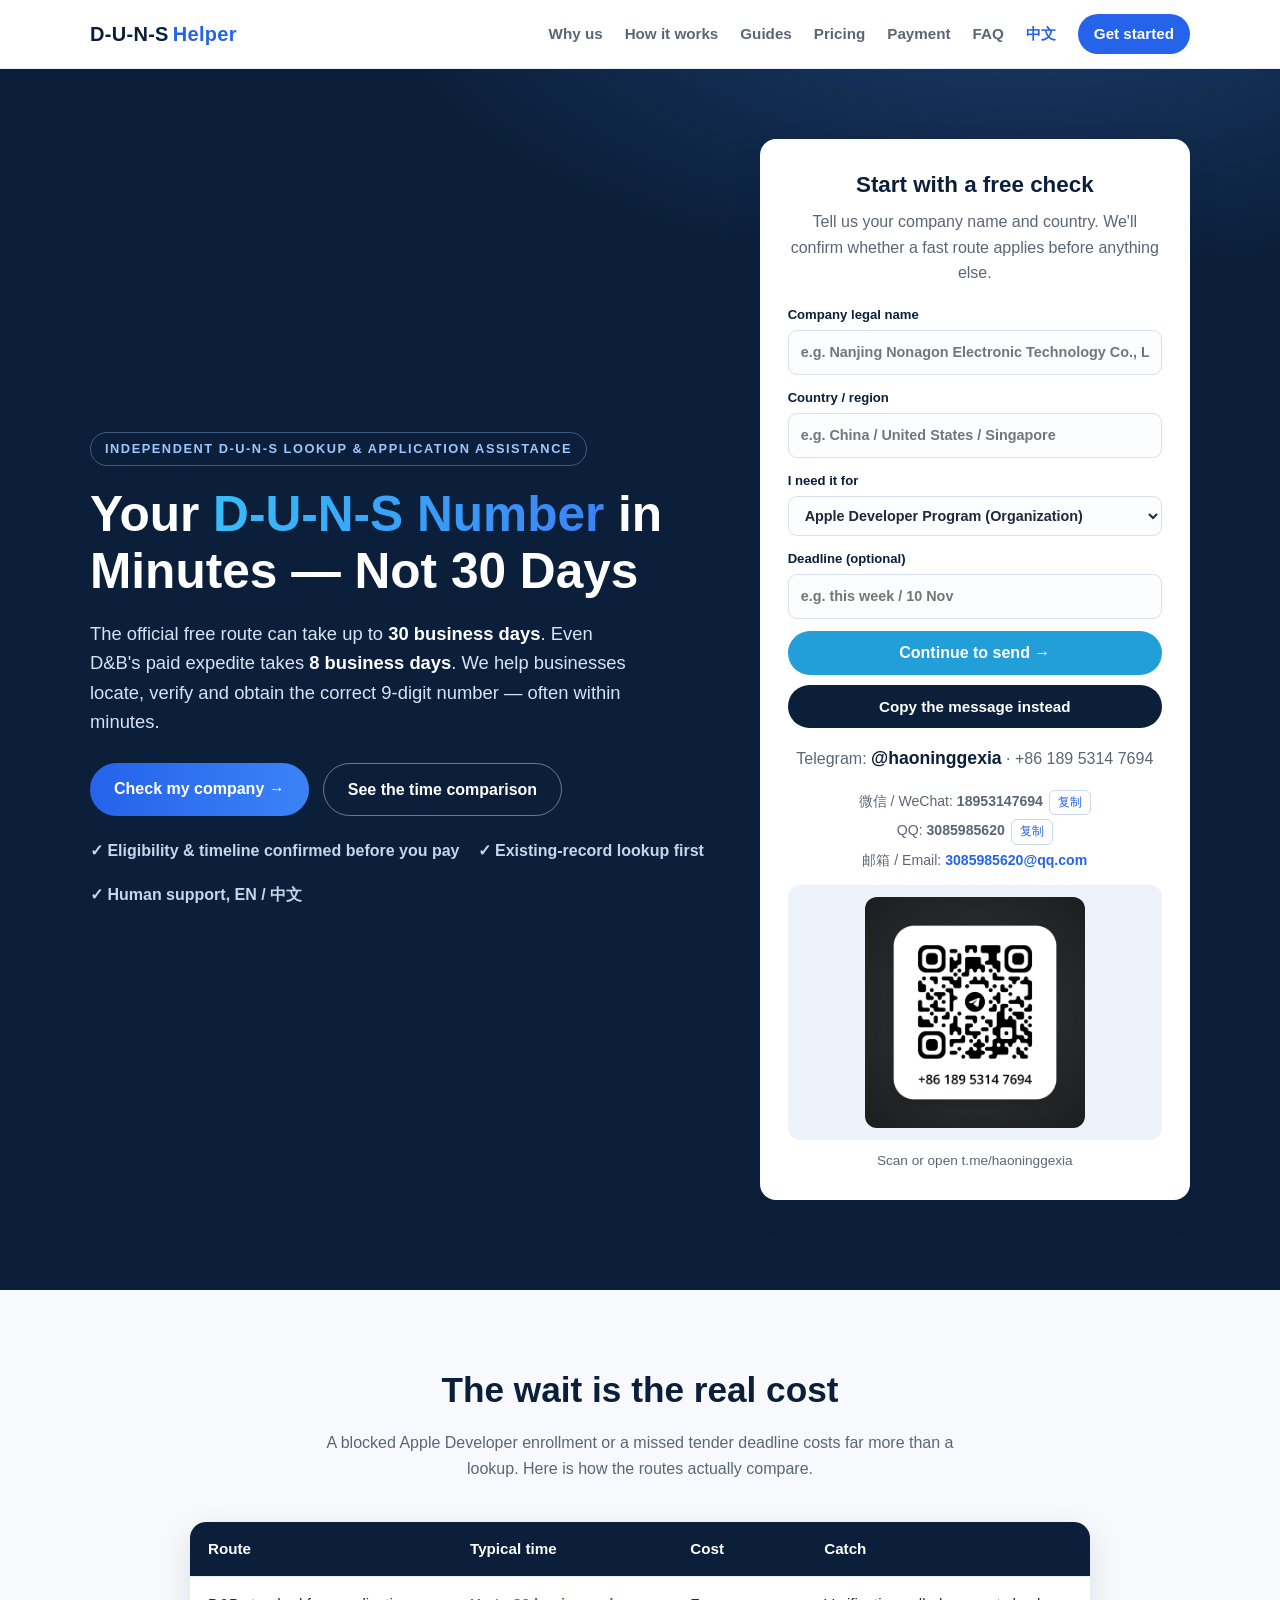
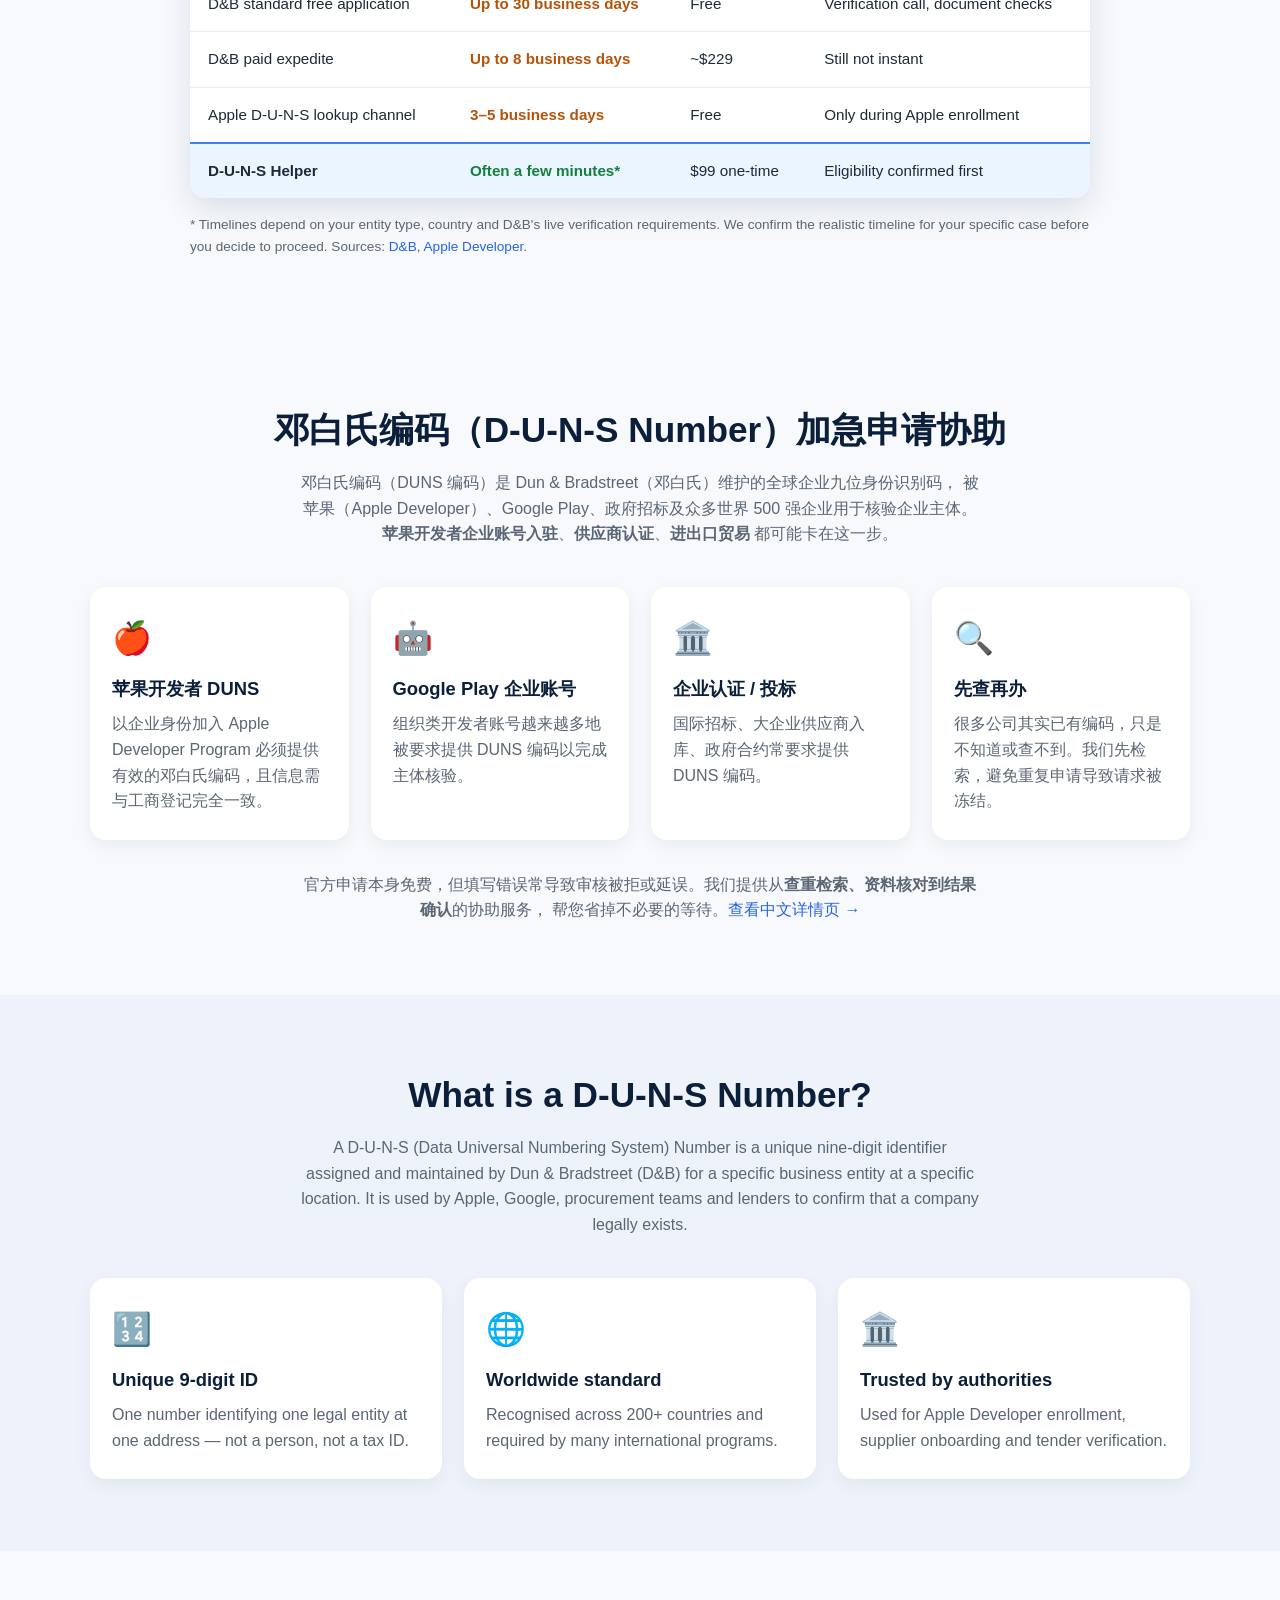
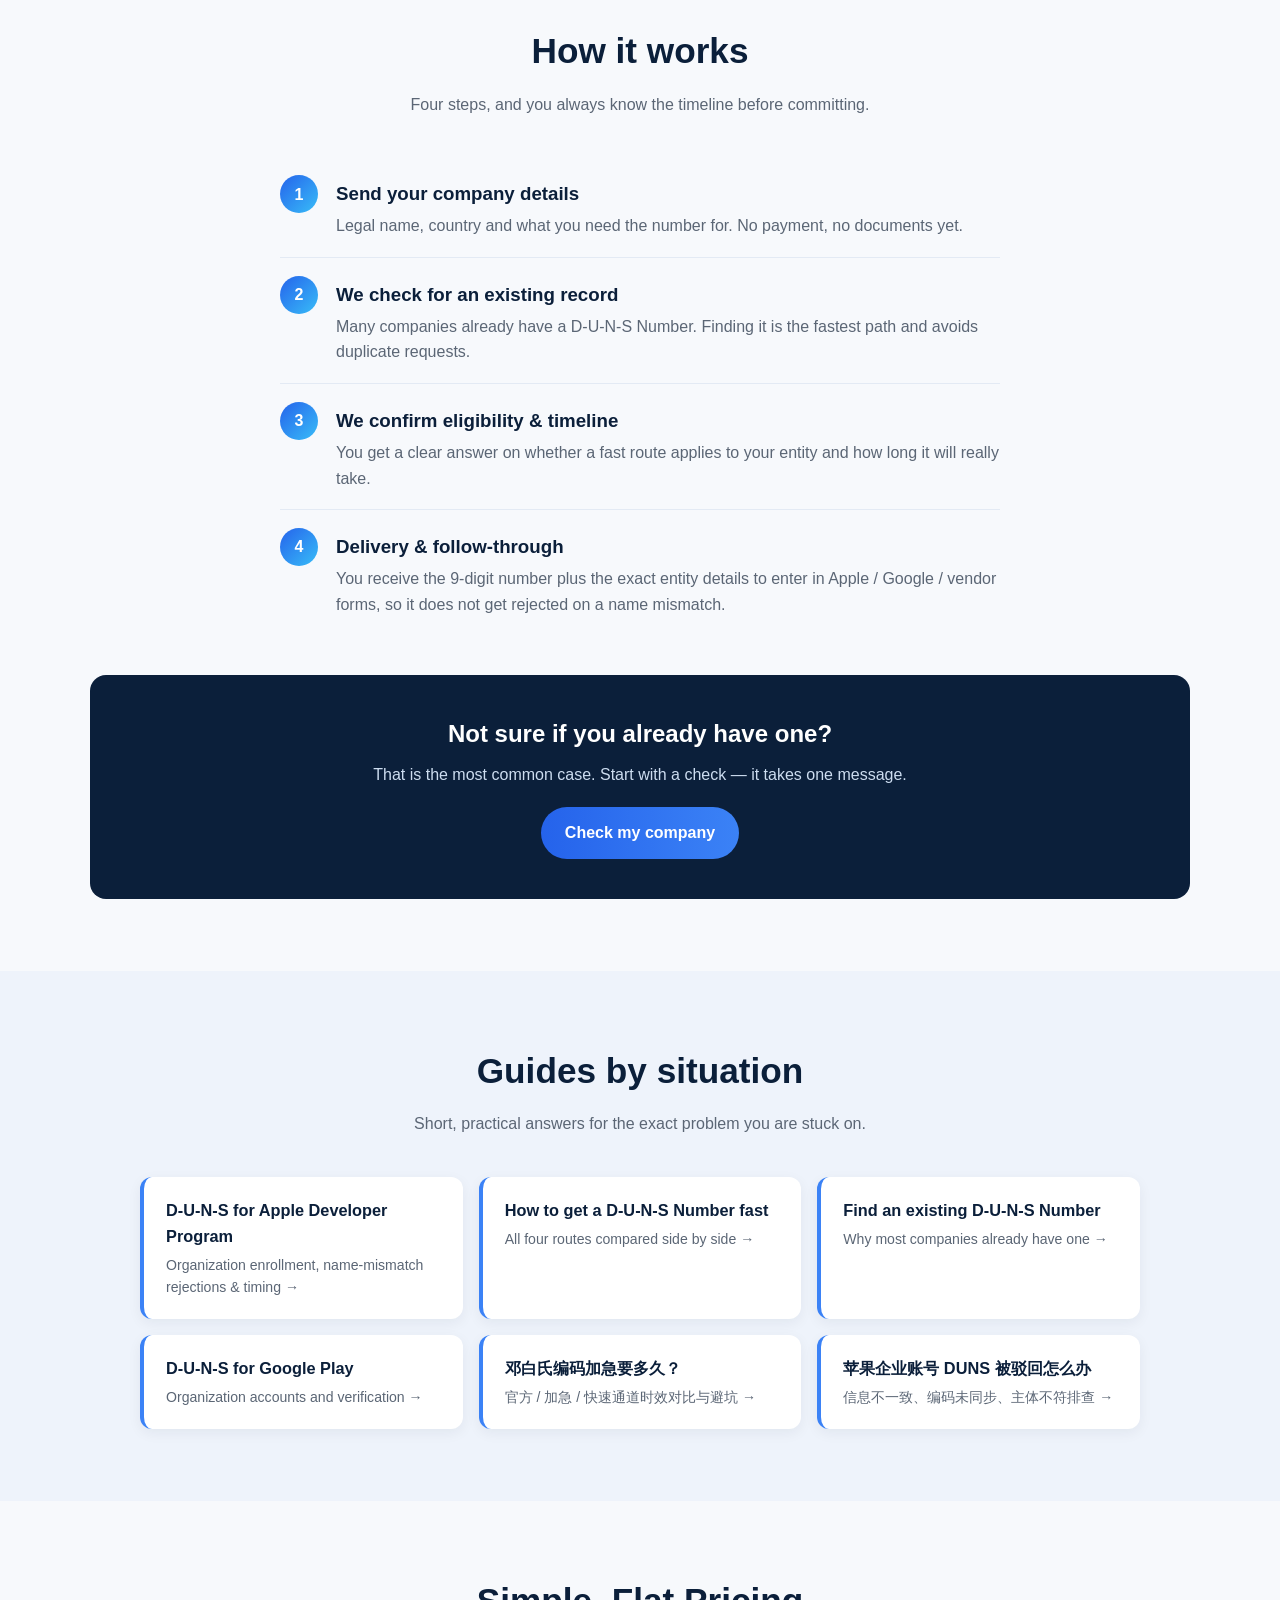
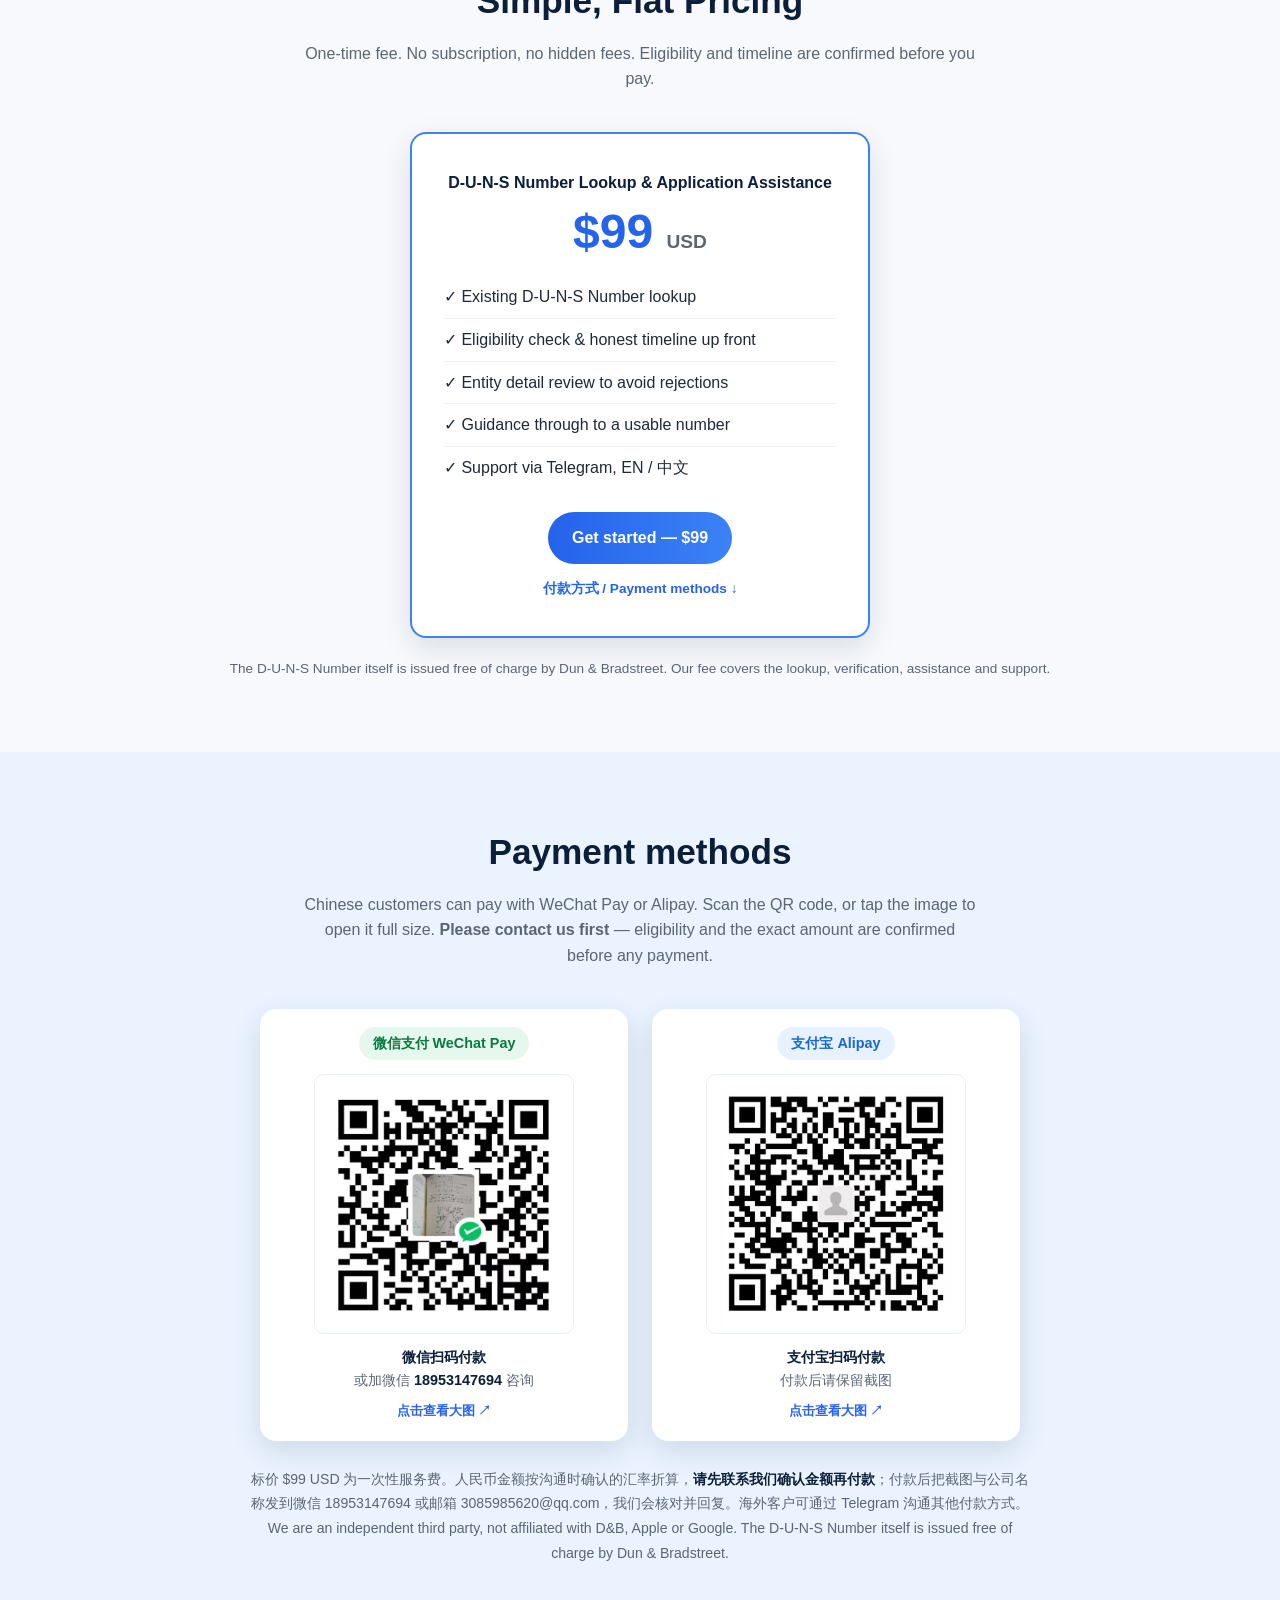
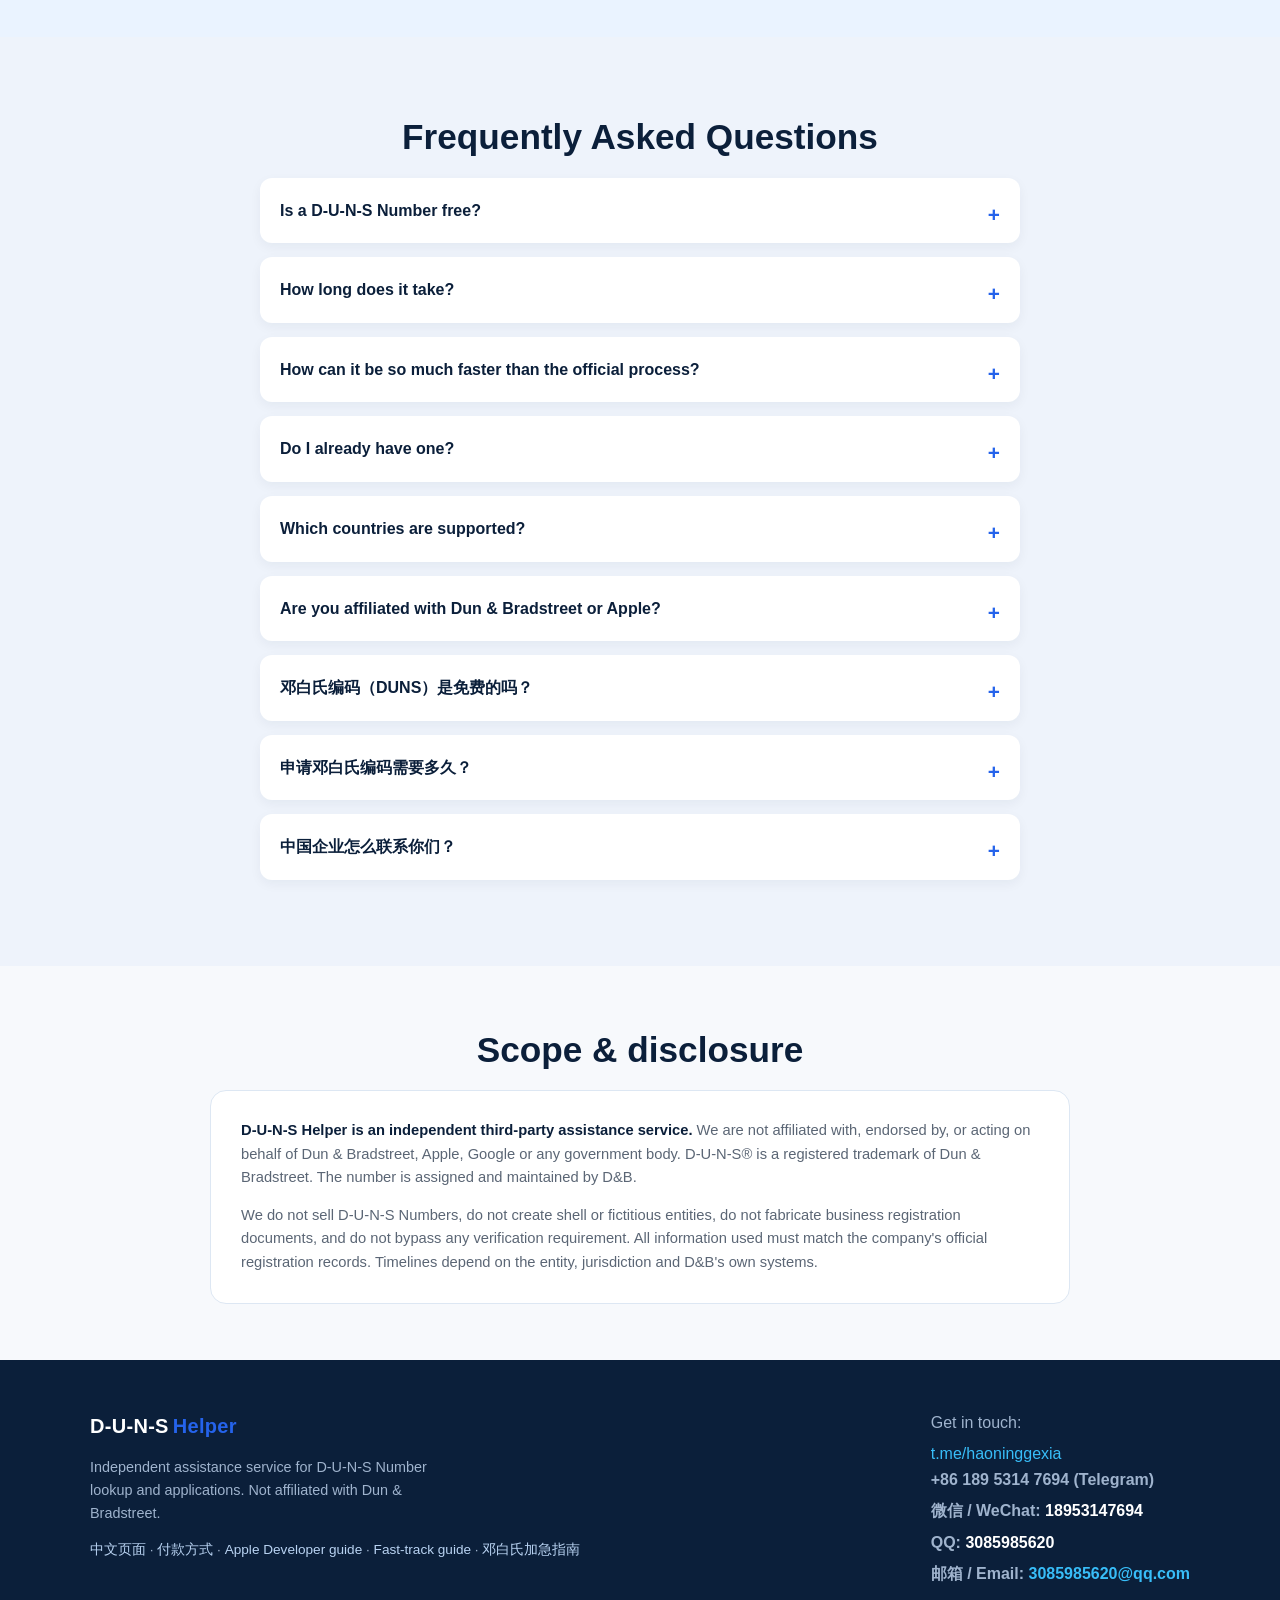
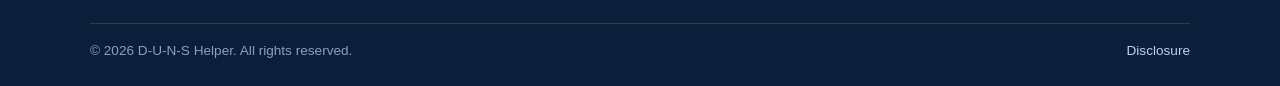
<file: index.html>
<!DOCTYPE html>
<html lang="en">
<head>
  <meta name="google-site-verification" content="JxAP53K3XCs5woifmhnKxIQ7xzGmNE1UPDdWZ3QTQ2U" />
  <meta charset="UTF-8" />
  <meta name="viewport" content="width=device-width, initial-scale=1.0" />
  <title>D-U-N-S Number in Minutes | 邓白氏编码加急申请协助</title>
  <meta name="description" content="官方 D&B 申请最长 30 个工作日，加急仍需 8 个工作日。我们协助企业检索并快速取得 D-U-N-S Number，通常几分钟即可确认结果。苹果开发者企业账号 / Google Play / 供应商认证适用。邓白氏编码申请协助，独立第三方服务。" />
  <meta name="keywords" content="D-U-N-S Number, DUNS number fast, get DUNS number quickly, Dun and Bradstreet, DUNS lookup, DUNS verification, Apple Developer DUNS, Google Play DUNS, 邓白氏编码, 邓白氏码, DUNS编码, DUNS申请, DUNS加急, 苹果开发者 DUNS, 邓白氏查询, DUNS number application" />
  <meta name="author" content="D-U-N-S Helper" />
  <meta name="robots" content="index, follow, max-image-preview:large, max-snippet:-1" />
  <link rel="canonical" href="https://haoninggexia.github.io/D-U-N-S/" />

  <!-- 多语言：英文与中文各自独立页面，互指 -->
  <link rel="alternate" hreflang="en" href="https://haoninggexia.github.io/D-U-N-S/" />
  <link rel="alternate" hreflang="zh" href="https://haoninggexia.github.io/D-U-N-S/zh.html" />
  <link rel="alternate" hreflang="x-default" href="https://haoninggexia.github.io/D-U-N-S/" />

  <!-- Open Graph / 社交分享 -->
  <meta property="og:type" content="website" />
  <meta property="og:site_name" content="D-U-N-S Helper" />
  <meta property="og:title" content="D-U-N-S Number in Minutes — Not 30 Business Days" />
  <meta property="og:description" content="Skip the 30-day wait. We help businesses find or obtain their 9-digit D-U-N-S Number, often within minutes. 邓白氏编码加急申请协助。" />
  <meta property="og:url" content="https://haoninggexia.github.io/D-U-N-S/" />
  <meta property="og:image" content="https://haoninggexia.github.io/D-U-N-S/og-image.png" />
  <meta property="og:image:width" content="1200" />
  <meta property="og:image:height" content="630" />
  <meta property="og:locale" content="en_US" />
  <meta property="og:locale:alternate" content="zh_CN" />

  <!-- Twitter Card -->
  <meta name="twitter:card" content="summary_large_image" />
  <meta name="twitter:title" content="D-U-N-S Number in Minutes — Not 30 Business Days" />
  <meta name="twitter:description" content="Find or obtain your D-U-N-S Number in minutes. Apple Developer, Google Play, supplier onboarding. 邓白氏编码加急申请协助。" />
  <meta name="twitter:image" content="https://haoninggexia.github.io/D-U-N-S/og-image.png" />

  <meta name="theme-color" content="#0b1f3a" />
  <link rel="stylesheet" href="styles.css" />

  <script type="application/ld+json">
  {
    "@context": "https://schema.org",
    "@type": "ProfessionalService",
    "name": "D-U-N-S Helper",
    "description": "Independent assistance service for finding, verifying and obtaining Dun & Bradstreet D-U-N-S Numbers. 邓白氏编码/DUNS编码检索与申请协助服务。",
    "url": "https://haoninggexia.github.io/D-U-N-S/",
    "image": "https://haoninggexia.github.io/D-U-N-S/og-image.png",
    "sameAs": ["https://t.me/haoninggexia"],
    "areaServed": "Worldwide",
    "availableLanguage": ["English", "Chinese"],
    "priceRange": "$99",
    "serviceType": "D-U-N-S Number lookup and application assistance",
    "contactPoint": {
      "@type": "ContactPoint",
      "contactType": "customer support",
      "url": "https://t.me/haoninggexia",
      "telephone": "+8618953147694",
      "email": "3085985620@qq.com",
      "availableLanguage": ["English", "Chinese"]
    },
    "offers": {
      "@type": "Offer",
      "price": "99",
      "priceCurrency": "USD",
      "name": "D-U-N-S Number Application Assistance"
    }
  }
  </script>
  <script type="application/ld+json">
  {
    "@context": "https://schema.org",
    "@type": "FAQPage",
    "mainEntity": [
      {
        "@type": "Question",
        "name": "Is a D-U-N-S Number free?",
        "acceptedAnswer": { "@type": "Answer", "text": "Yes. The standard D-U-N-S Number issued by Dun & Bradstreet is free. We charge for the lookup, verification, application assistance and support — not for the number itself." }
      },
      {
        "@type": "Question",
        "name": "How long does it take?",
        "acceptedAnswer": { "@type": "Answer", "text": "D&B's standard route takes up to 30 business days, and its paid expedited option still takes up to 8 business days. In many cases we can confirm or obtain a number within minutes. Before starting we always check your company's situation and tell you the realistic timeline for your case." }
      },
      {
        "@type": "Question",
        "name": "How can it be so much faster than the official process?",
        "acceptedAnswer": { "@type": "Answer", "text": "Most registered companies already have a D-U-N-S record in the D&B database, often created without the owner knowing it. A large part of the official wait is spent re-verifying a record that already exists. We focus on locating and validating the correct record first. If a genuinely new record is required, we tell you the real D&B timeline up front." }
      },
      {
        "@type": "Question",
        "name": "Do I already have one?",
        "acceptedAnswer": { "@type": "Answer", "text": "Many companies do. We check for an existing record before anyone applies for a new one, which also avoids duplicate applications and frozen requests." }
      },
      {
        "@type": "Question",
        "name": "Which countries are supported?",
        "acceptedAnswer": { "@type": "Answer", "text": "D-U-N-S Numbers are issued globally. Send us your company name and country and we will confirm availability and timing for your region." }
      },
      {
        "@type": "Question",
        "name": "Are you affiliated with Dun & Bradstreet or Apple?",
        "acceptedAnswer": { "@type": "Answer", "text": "No. We are an independent third-party assistance service. We are not affiliated with, endorsed by, or acting on behalf of Dun & Bradstreet, Apple, or Google. The number is assigned and maintained by D&B." }
      },
      {
        "@type": "Question",
        "name": "邓白氏编码（DUNS）是免费的吗？",
        "acceptedAnswer": { "@type": "Answer", "text": "是的，邓白氏（Dun & Bradstreet）官方发放的标准 DUNS 编码本身免费。我们收取的是检索、核对、申请协助与售后支持的费用，不是出售编码。" }
      },
      {
        "@type": "Question",
        "name": "申请邓白氏编码需要多久？",
        "acceptedAnswer": { "@type": "Answer", "text": "官方标准通道最长约 30 个工作日，官方付费加急仍需约 8 个工作日，苹果开发者通道通常 3–5 个工作日。很多企业其实已有编码，可在几分钟内检索确认。我们会在开始前先核实您的企业情况并告知真实时效。" }
      },
      {
        "@type": "Question",
        "name": "中国企业怎么联系你们？",
        "acceptedAnswer": { "@type": "Answer", "text": "微信 18953147694（也是手机号）、QQ 3085985620、邮箱 3085985620@qq.com，或 Telegram @haoninggexia。页面上方填写公司信息后，可选择微信、邮箱或 Telegram 发送咨询，无需注册 Telegram；付款方式见页面「付款方式」区块。" }
      }
    ]
  }
  </script>
</head>
<body>
  <header class="site-header">
    <div class="container header-inner">
      <a class="brand" href="#top">D&#8209;U&#8209;N&#8209;S<span>Helper</span></a>
      <nav class="nav">
        <a href="#compare">Why us</a>
        <a href="#how">How it works</a>
        <a href="#guides">Guides</a>
        <a href="#pricing">Pricing</a>
        <a href="#payment">Payment</a>
        <a href="#faq">FAQ</a>
        <a class="lang-switch" href="zh.html">中文</a>
        <a class="nav-cta" href="#contact">Get started</a>
      </nav>
    </div>
  </header>

  <section class="hero" id="top">
    <div class="container hero-inner">
      <div class="hero-text">
        <div class="eyebrow">Independent D-U-N-S lookup &amp; application assistance</div>
        <h1>Your <span class="accent">D-U-N-S Number</span> in Minutes — Not 30 Days</h1>
        <p class="lead">
          The official free route can take up to <strong>30 business days</strong>. Even D&amp;B's paid
          expedite takes <strong>8 business days</strong>. We help businesses locate, verify and obtain
          the correct 9-digit number &mdash; often within minutes.
        </p>
        <div class="hero-actions">
          <a class="btn btn-primary" href="#contact">Check my company &rarr;</a>
          <a class="btn btn-ghost" href="#compare">See the time comparison</a>
        </div>
        <ul class="trust">
          <li>&#10003; Eligibility &amp; timeline confirmed before you pay</li>
          <li>&#10003; Existing-record lookup first</li>
          <li>&#10003; Human support, EN / 中文</li>
        </ul>
      </div>

      <div class="hero-card" id="contact">
        <h2>Start with a free check</h2>
        <p>Tell us your company name and country. We'll confirm whether a fast route applies before anything else.</p>

        <form id="leadForm" class="lead-form" autocomplete="off">
          <label>Company legal name
            <input type="text" id="fCompany" placeholder="e.g. Nanjing Nonagon Electronic Technology Co., Ltd." required />
          </label>
          <label>Country / region
            <input type="text" id="fCountry" placeholder="e.g. China / United States / Singapore" required />
          </label>
          <label>I need it for
            <select id="fPurpose">
              <option>Apple Developer Program (Organization)</option>
              <option>Google Play developer account</option>
              <option>Supplier / vendor onboarding</option>
              <option>Government tender or contract</option>
              <option>Business credit / other</option>
            </select>
          </label>
          <label>Deadline (optional)
            <input type="text" id="fDeadline" placeholder="e.g. this week / 10 Nov" />
          </label>
          <button type="submit" class="btn btn-tg">Continue to send &rarr;</button>
          <button type="button" id="copyLead" class="btn btn-copy">Copy the message instead</button>
        </form>

        <div id="sendOptions" class="send-options" hidden>
          <p class="send-title">Choose how to send your enquiry</p>
          <div class="send-row">
            <button type="button" class="send-btn send-wechat" id="sendWechat">微信 / WeChat</button>
            <a class="send-btn" id="sendMail" href="mailto:3085985620@qq.com">邮箱 / Email</a>
            <a class="send-btn" id="sendTg" href="https://t.me/haoninggexia" target="_blank" rel="noopener">Telegram</a>
          </div>
          <p class="send-hint" id="sendHint"></p>
        </div>

        <p class="tg-phone">Telegram: <strong>@haoninggexia</strong> · +86 189 5314 7694</p>
        <div id="extraContacts" class="extra-contacts"></div>
        <div class="qr-wrap">
          <img src="telegram-qr.png" alt="QR code for Telegram @haoninggexia" class="qr-img" />
        </div>
        <a class="qr-caption" href="https://t.me/haoninggexia" target="_blank" rel="noopener">Scan or open t.me/haoninggexia</a>
      </div>
    </div>
  </section>

  <!-- 时效对比：把「几分钟」这个核心优势具体化 -->
  <section class="section" id="compare">
    <div class="container">
      <h2 class="section-title">The wait is the real cost</h2>
      <p class="section-intro">A blocked Apple Developer enrollment or a missed tender deadline costs far more than a lookup. Here is how the routes actually compare.</p>
      <div class="table-wrap">
        <table class="compare-table">
          <thead>
            <tr><th>Route</th><th>Typical time</th><th>Cost</th><th>Catch</th></tr>
          </thead>
          <tbody>
            <tr><td>D&amp;B standard free application</td><td class="cell-slow">Up to 30 business days</td><td>Free</td><td>Verification call, document checks</td></tr>
            <tr><td>D&amp;B paid expedite</td><td class="cell-slow">Up to 8 business days</td><td>~$229</td><td>Still not instant</td></tr>
            <tr><td>Apple D-U-N-S lookup channel</td><td class="cell-slow">3–5 business days</td><td>Free</td><td>Only during Apple enrollment</td></tr>
            <tr class="row-us"><td><strong>D-U-N-S Helper</strong></td><td class="cell-fast">Often a few minutes*</td><td>$99 one-time</td><td>Eligibility confirmed first</td></tr>
          </tbody>
        </table>
      </div>
      <p class="table-note">* Timelines depend on your entity type, country and D&amp;B's live verification requirements. We confirm the realistic timeline for your specific case before you decide to proceed. Sources: <a href="https://www.dnb.com/en-us/smb/duns/get-a-duns.html" target="_blank" rel="noopener nofollow">D&amp;B</a>, <a href="https://developer.apple.com/support/D-U-N-S/" target="_blank" rel="noopener nofollow">Apple Developer</a>.</p>
    </div>
  </section>

  <!-- 中文简介：覆盖中文搜索意图 -->
  <section class="section section-cn" id="cn" lang="zh-CN">
    <div class="container">
      <h2 class="section-title">邓白氏编码（D-U-N-S Number）加急申请协助</h2>
      <p class="section-intro">
        邓白氏编码（DUNS 编码）是 Dun &amp; Bradstreet（邓白氏）维护的全球企业九位身份识别码，
        被苹果（Apple Developer）、Google Play、政府招标及众多世界 500 强企业用于核验企业主体。
        <strong>苹果开发者企业账号入驻</strong>、<strong>供应商认证</strong>、<strong>进出口贸易</strong>
        都可能卡在这一步。
      </p>
      <div class="cards">
        <div class="card"><div class="card-icon">🍎</div><h3>苹果开发者 DUNS</h3><p>以企业身份加入 Apple Developer Program 必须提供有效的邓白氏编码，且信息需与工商登记完全一致。</p></div>
        <div class="card"><div class="card-icon">🤖</div><h3>Google Play 企业账号</h3><p>组织类开发者账号越来越多地被要求提供 DUNS 编码以完成主体核验。</p></div>
        <div class="card"><div class="card-icon">🏛️</div><h3>企业认证 / 投标</h3><p>国际招标、大企业供应商入库、政府合约常要求提供 DUNS 编码。</p></div>
        <div class="card"><div class="card-icon">🔍</div><h3>先查再办</h3><p>很多公司其实已有编码，只是不知道或查不到。我们先检索，避免重复申请导致请求被冻结。</p></div>
      </div>
      <p class="section-intro section-intro-tight">
        官方申请本身免费，但填写错误常导致审核被拒或延误。我们提供从<strong>查重检索、资料核对到结果确认</strong>的协助服务，
        帮您省掉不必要的等待。<a href="zh.html">查看中文详情页 &rarr;</a>
      </p>
    </div>
  </section>

  <section class="section section-alt" id="what">
    <div class="container">
      <h2 class="section-title">What is a D-U-N-S Number?</h2>
      <p class="section-intro">
        A D-U-N-S (Data Universal Numbering System) Number is a unique nine-digit identifier
        assigned and maintained by Dun &amp; Bradstreet (D&amp;B) for a specific business entity
        at a specific location. It is used by Apple, Google, procurement teams and lenders to
        confirm that a company legally exists.
      </p>
      <div class="cards">
        <div class="card"><div class="card-icon">🔢</div><h3>Unique 9-digit ID</h3><p>One number identifying one legal entity at one address — not a person, not a tax ID.</p></div>
        <div class="card"><div class="card-icon">🌐</div><h3>Worldwide standard</h3><p>Recognised across 200+ countries and required by many international programs.</p></div>
        <div class="card"><div class="card-icon">🏛️</div><h3>Trusted by authorities</h3><p>Used for Apple Developer enrollment, supplier onboarding and tender verification.</p></div>
      </div>
    </div>
  </section>

  <section class="section" id="how">
    <div class="container">
      <h2 class="section-title">How it works</h2>
      <p class="section-intro">Four steps, and you always know the timeline before committing.</p>
      <ol class="steps">
        <li><span class="step-num">1</span><div><h3>Send your company details</h3><p>Legal name, country and what you need the number for. No payment, no documents yet.</p></div></li>
        <li><span class="step-num">2</span><div><h3>We check for an existing record</h3><p>Many companies already have a D-U-N-S Number. Finding it is the fastest path and avoids duplicate requests.</p></div></li>
        <li><span class="step-num">3</span><div><h3>We confirm eligibility &amp; timeline</h3><p>You get a clear answer on whether a fast route applies to your entity and how long it will really take.</p></div></li>
        <li><span class="step-num">4</span><div><h3>Delivery &amp; follow-through</h3><p>You receive the 9-digit number plus the exact entity details to enter in Apple / Google / vendor forms, so it does not get rejected on a name mismatch.</p></div></li>
      </ol>
      <div class="cta-box">
        <h3>Not sure if you already have one?</h3>
        <p>That is the most common case. Start with a check — it takes one message.</p>
        <a class="btn btn-primary" href="#contact">Check my company</a>
      </div>
    </div>
  </section>

  <!-- 内容矩阵入口：内链把权重导给长尾页面 -->
  <section class="section section-alt" id="guides">
    <div class="container">
      <h2 class="section-title">Guides by situation</h2>
      <p class="section-intro">Short, practical answers for the exact problem you are stuck on.</p>
      <div class="guide-grid">
        <a class="guide-link" href="guides/apple-developer-duns.html"><strong>D-U-N-S for Apple Developer Program</strong><span>Organization enrollment, name-mismatch rejections &amp; timing &rarr;</span></a>
        <a class="guide-link" href="guides/duns-number-fast.html"><strong>How to get a D-U-N-S Number fast</strong><span>All four routes compared side by side &rarr;</span></a>
        <a class="guide-link" href="guides/duns-lookup.html"><strong>Find an existing D-U-N-S Number</strong><span>Why most companies already have one &rarr;</span></a>
        <a class="guide-link" href="guides/google-play-duns.html"><strong>D-U-N-S for Google Play</strong><span>Organization accounts and verification &rarr;</span></a>
        <a class="guide-link" href="guides/duns-bianhao-jiaji.html"><strong>邓白氏编码加急要多久？</strong><span>官方 / 加急 / 快速通道时效对比与避坑 &rarr;</span></a>
        <a class="guide-link" href="guides/pingguo-kaifazhe-duns.html"><strong>苹果企业账号 DUNS 被驳回怎么办</strong><span>信息不一致、编码未同步、主体不符排查 &rarr;</span></a>
      </div>
    </div>
  </section>

  <section class="section" id="pricing">
    <div class="container">
      <h2 class="section-title">Simple, Flat Pricing</h2>
      <p class="section-intro">One-time fee. No subscription, no hidden fees. Eligibility and timeline are confirmed before you pay.</p>
      <div class="price-card">
        <div class="price-label">D-U-N-S Number Lookup &amp; Application Assistance</div>
        <div class="price-amount">$99 <span>USD</span></div>
        <ul class="price-features">
          <li>&#10003; Existing D-U-N-S Number lookup</li>
          <li>&#10003; Eligibility check &amp; honest timeline up front</li>
          <li>&#10003; Entity detail review to avoid rejections</li>
          <li>&#10003; Guidance through to a usable number</li>
          <li>&#10003; Support via Telegram, EN / 中文</li>
        </ul>
        <a class="btn btn-primary" href="#contact">Get started &mdash; $99</a>
        <p class="price-footnote"><a href="#payment">付款方式 / Payment methods &darr;</a></p>
      </div>
      <p class="table-note center">The D-U-N-S Number itself is issued free of charge by Dun &amp; Bradstreet. Our fee covers the lookup, verification, assistance and support.</p>
    </div>
  </section>

  <!-- 付款方式：中国客户可用微信 / 支付宝 -->
  <section class="section section-pay" id="payment">
    <div class="container">
      <h2 class="section-title">Payment methods</h2>
      <p class="section-intro">Chinese customers can pay with WeChat Pay or Alipay. Scan the QR code, or tap the image to open it full size. <strong>Please contact us first</strong> — eligibility and the exact amount are confirmed before any payment.</p>
      <div class="pay-grid">
        <figure class="pay-card">
          <span class="pay-badge pay-wechat">微信支付 WeChat Pay</span>
          <a href="assets/pay-wechat-full.jpg" target="_blank" rel="noopener"><img src="assets/pay-wechat.png" alt="微信收款二维码 / WeChat Pay QR code" loading="lazy" /></a>
          <figcaption><strong>微信扫码付款</strong><br />或加微信 <strong>18953147694</strong> 咨询</figcaption>
          <a class="pay-zoom" href="assets/pay-wechat-full.jpg" target="_blank" rel="noopener">点击查看大图 &nearr;</a>
        </figure>
        <figure class="pay-card">
          <span class="pay-badge pay-alipay">支付宝 Alipay</span>
          <a href="assets/pay-alipay-full.jpg" target="_blank" rel="noopener"><img src="assets/pay-alipay.png" alt="支付宝收款二维码 / Alipay QR code" loading="lazy" /></a>
          <figcaption><strong>支付宝扫码付款</strong><br />付款后请保留截图</figcaption>
          <a class="pay-zoom" href="assets/pay-alipay-full.jpg" target="_blank" rel="noopener">点击查看大图 &nearr;</a>
        </figure>
      </div>
      <p class="pay-note">标价 $99 USD 为一次性服务费。人民币金额按沟通时确认的汇率折算，<strong>请先联系我们确认金额再付款</strong>；付款后把截图与公司名称发到微信 18953147694 或邮箱 3085985620@qq.com，我们会核对并回复。海外客户可通过 Telegram 沟通其他付款方式。<br />We are an independent third party, not affiliated with D&amp;B, Apple or Google. The D-U-N-S Number itself is issued free of charge by Dun &amp; Bradstreet.</p>
    </div>
  </section>

  <section class="section section-alt" id="faq">
    <div class="container">
      <h2 class="section-title">Frequently Asked Questions</h2>
      <div class="faq-list">
        <details><summary>Is a D-U-N-S Number free?</summary><p>Yes. The standard D-U-N-S Number issued by Dun &amp; Bradstreet is free. We charge for the lookup, verification, application assistance and support &mdash; not for the number itself.</p></details>
        <details><summary>How long does it take?</summary><p>D&amp;B's standard route takes up to 30 business days, and its paid expedited option still takes up to 8 business days. In many cases we can confirm or obtain a number within minutes. Before starting we always check your company's situation and tell you the realistic timeline for your case.</p></details>
        <details><summary>How can it be so much faster than the official process?</summary><p>Most registered companies already have a D-U-N-S record in the D&amp;B database, often created without the owner knowing it. A large part of the official wait is spent re-verifying a record that already exists. We focus on locating and validating the correct record first. If a genuinely new record is required, we tell you the real D&amp;B timeline up front.</p></details>
        <details><summary>Do I already have one?</summary><p>Many companies do. We check for an existing record before anyone applies for a new one, which also avoids duplicate applications and frozen requests.</p></details>
        <details><summary>Which countries are supported?</summary><p>D-U-N-S Numbers are issued globally. Send us your company name and country and we will confirm availability and timing for your region.</p></details>
        <details><summary>Are you affiliated with Dun &amp; Bradstreet or Apple?</summary><p>No. We are an independent third-party assistance service. We are not affiliated with, endorsed by, or acting on behalf of Dun &amp; Bradstreet, Apple, or Google. The number is assigned and maintained by D&amp;B.</p></details>
        <details lang="zh-CN"><summary>邓白氏编码（DUNS）是免费的吗？</summary><p>是的，邓白氏（Dun &amp; Bradstreet）官方发放的标准 DUNS 编码本身免费。我们收取的是检索、核对、申请协助与售后支持的费用，不是出售编码。</p></details>
        <details lang="zh-CN"><summary>申请邓白氏编码需要多久？</summary><p>官方标准通道最长约 30 个工作日，官方付费加急仍需约 8 个工作日，苹果开发者通道通常 3–5 个工作日。很多企业其实已有编码，可在几分钟内检索确认。我们会在开始前先核实您的企业情况并告知真实时效。</p></details>
        <details lang="zh-CN"><summary>中国企业怎么联系你们？</summary><p>微信 18953147694（也是手机号）、QQ 3085985620、邮箱 3085985620@qq.com，或 Telegram @haoninggexia。页面上方填写公司信息后，可选择微信、邮箱或 Telegram 发送咨询，无需注册 Telegram；付款方式见页面「付款方式」区块。</p></details>
      </div>
    </div>
  </section>

  <section class="section compliance" id="compliance">
    <div class="container">
      <h2 class="section-title">Scope &amp; disclosure</h2>
      <div class="compliance-box">
        <p><strong>D-U-N-S Helper is an independent third-party assistance service.</strong> We are not affiliated with, endorsed by, or acting on behalf of Dun &amp; Bradstreet, Apple, Google or any government body. D-U-N-S&reg; is a registered trademark of Dun &amp; Bradstreet. The number is assigned and maintained by D&amp;B.</p>
        <p>We do not sell D-U-N-S Numbers, do not create shell or fictitious entities, do not fabricate business registration documents, and do not bypass any verification requirement. All information used must match the company's official registration records. Timelines depend on the entity, jurisdiction and D&amp;B's own systems.</p>
      </div>
    </div>
  </section>

  <footer class="site-footer">
    <div class="container footer-inner">
      <div>
        <div class="brand">D&#8209;U&#8209;N&#8209;S<span>Helper</span></div>
        <p class="footer-note">Independent assistance service for D-U-N-S Number lookup and applications. Not affiliated with Dun &amp; Bradstreet.</p>
        <p class="footer-links"><a href="zh.html">中文页面</a> · <a href="#payment">付款方式</a> · <a href="guides/apple-developer-duns.html">Apple Developer guide</a> · <a href="guides/duns-number-fast.html">Fast-track guide</a> · <a href="guides/duns-bianhao-jiaji.html">邓白氏加急指南</a></p>
      </div>
      <div class="footer-contact">
        <p>Get in touch:</p>
        <a class="tg-link" href="https://t.me/haoninggexia" target="_blank" rel="noopener">t.me/haoninggexia</a>
        <p class="tg-phone-footer">+86 189 5314 7694 (Telegram)</p>
        <p class="tg-phone-footer">微信 / WeChat: <strong>18953147694</strong></p>
        <p class="tg-phone-footer">QQ: <strong>3085985620</strong></p>
        <p class="tg-phone-footer">邮箱 / Email: <a href="mailto:3085985620@qq.com">3085985620@qq.com</a></p>
      </div>
    </div>
    <div class="container footer-bottom">
      <span>&copy; <span id="year"></span> D-U-N-S Helper. All rights reserved.</span>
      <span><a href="#compliance">Disclosure</a></span>
    </div>
  </footer>

  <script src="script.js"></script>
</body>
</html>
</file>
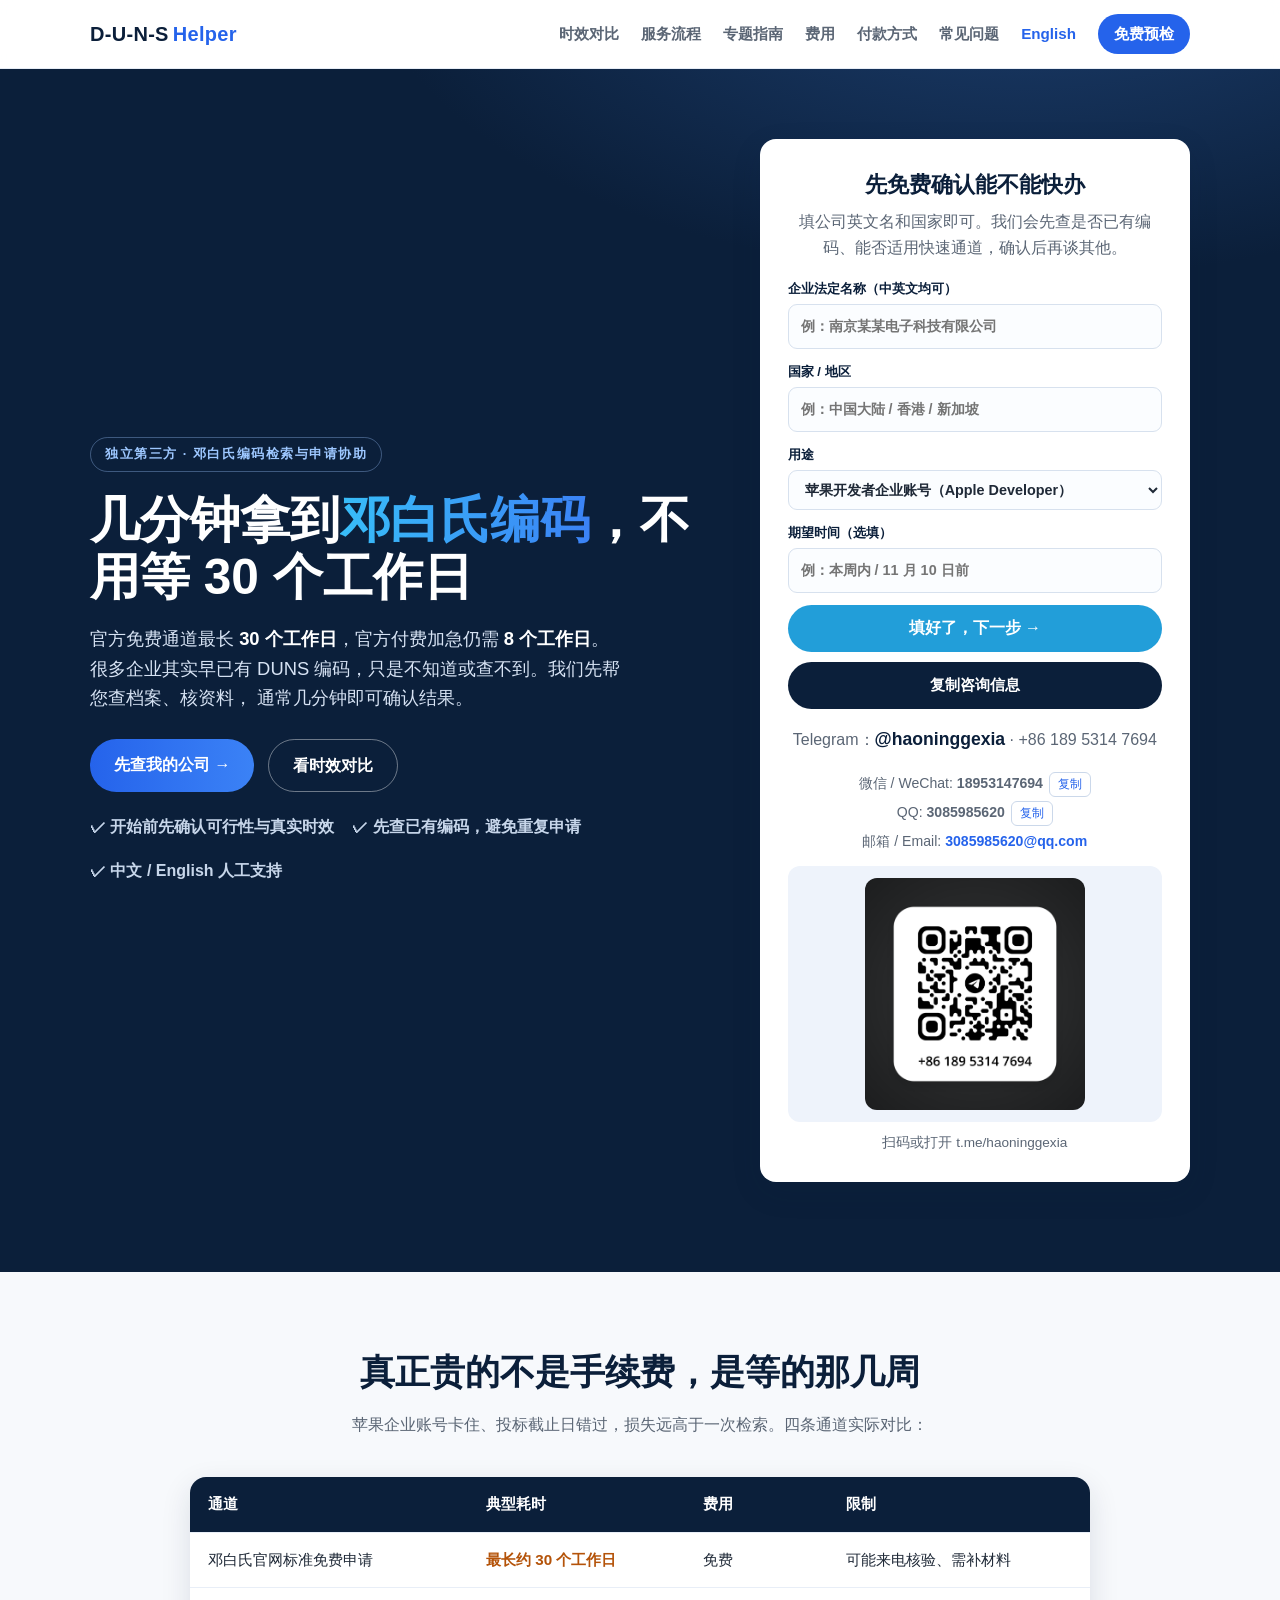
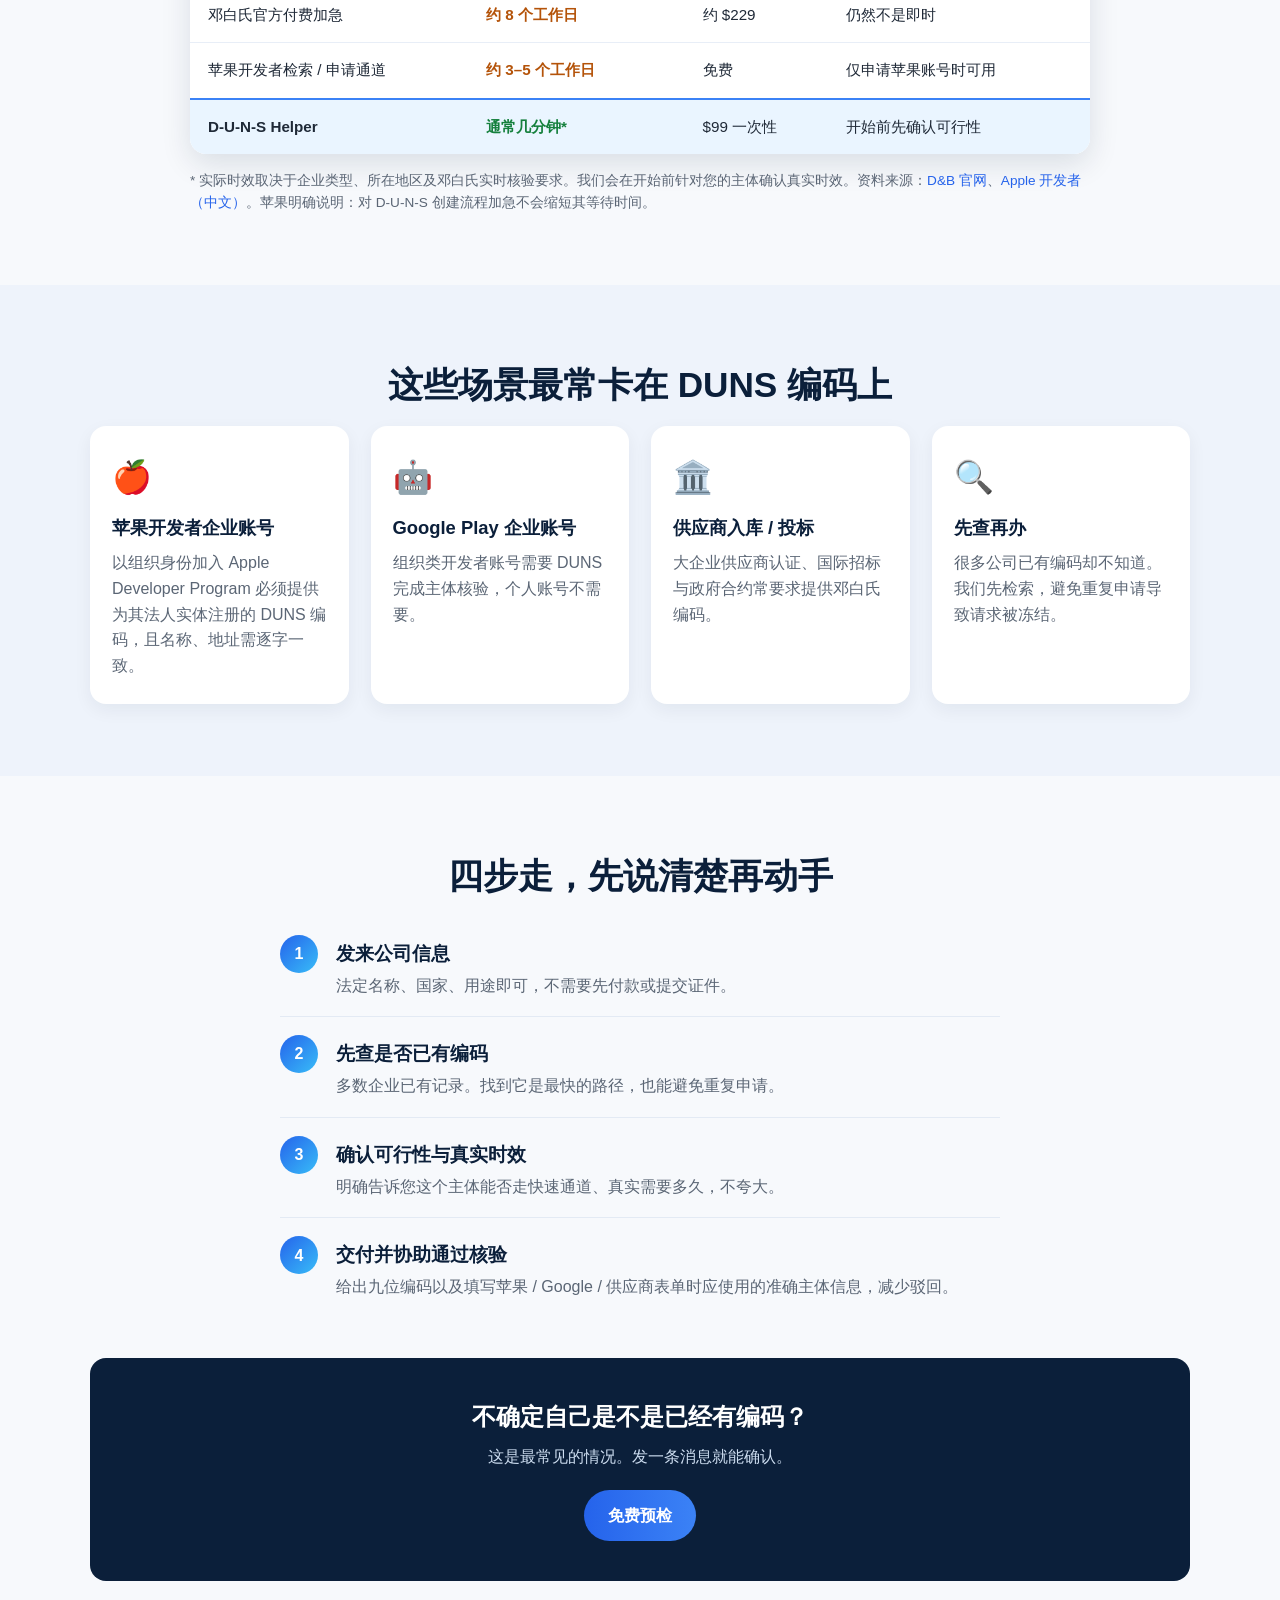
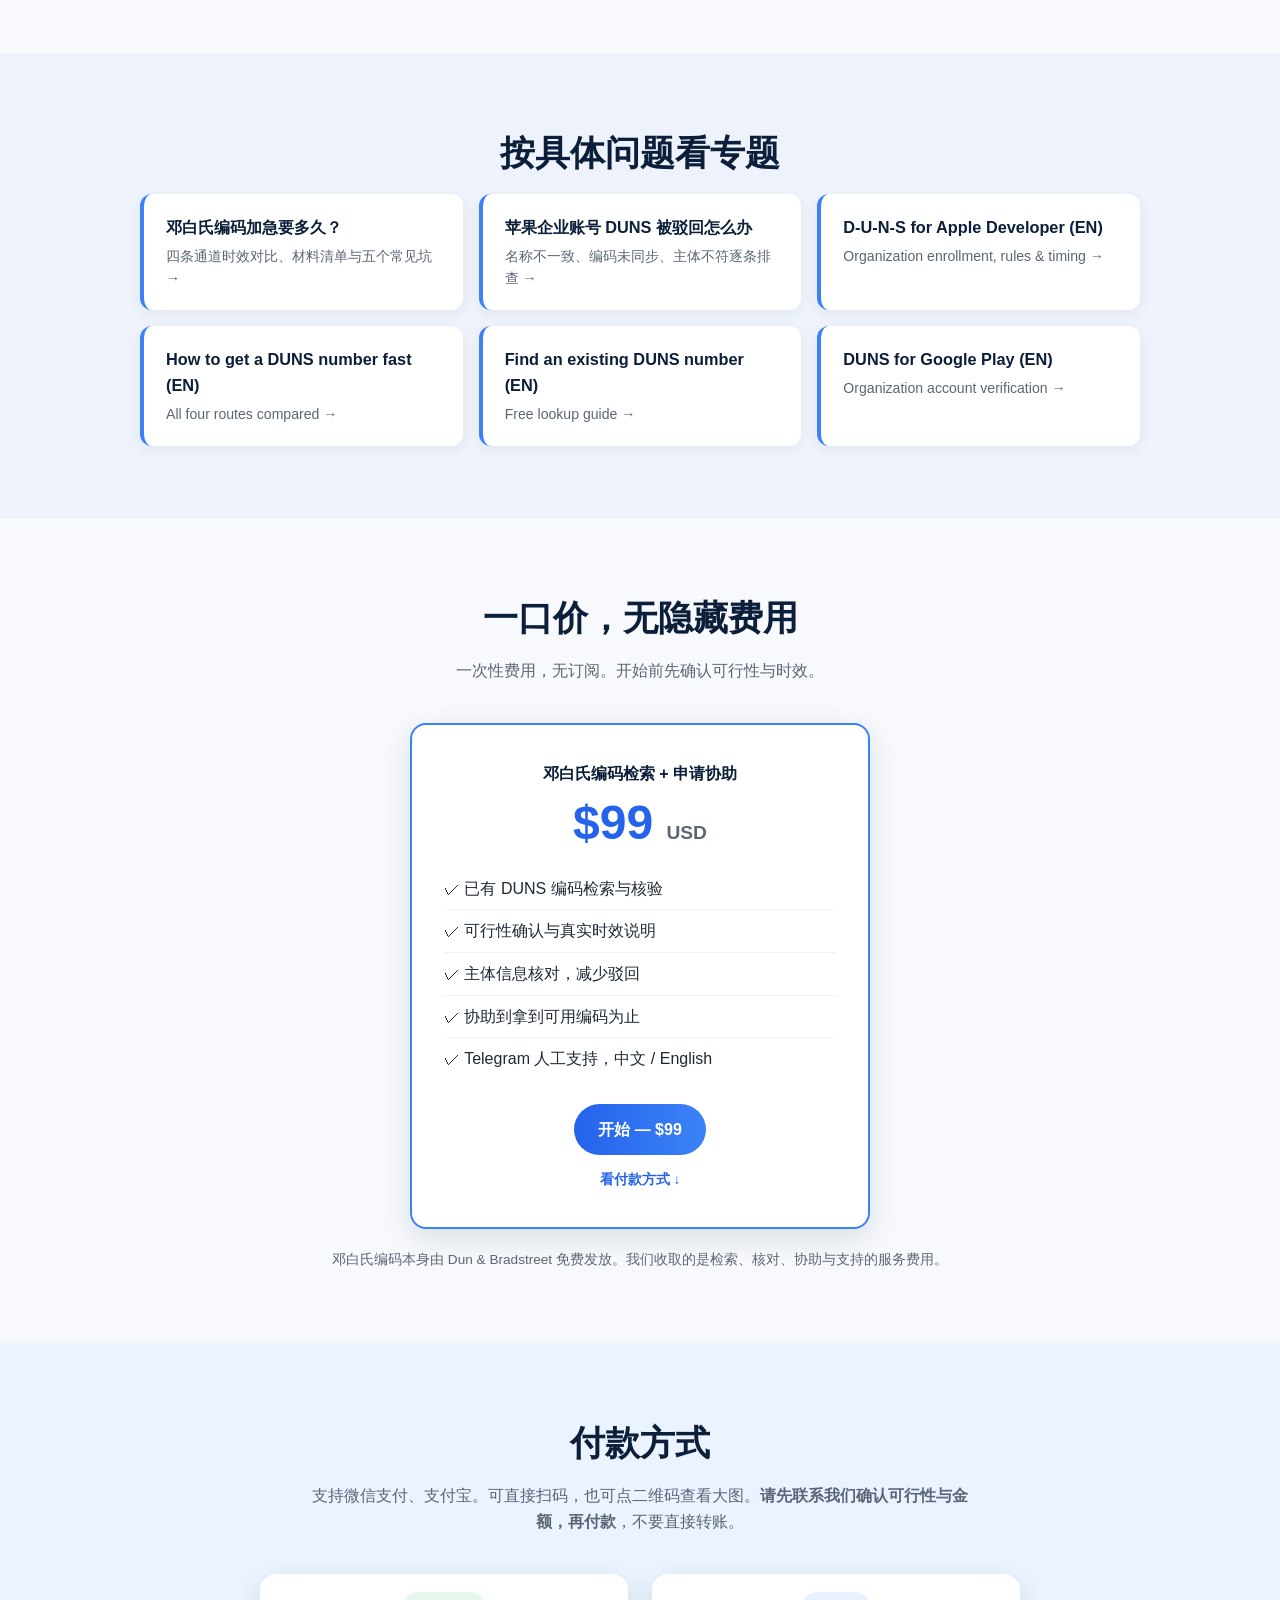
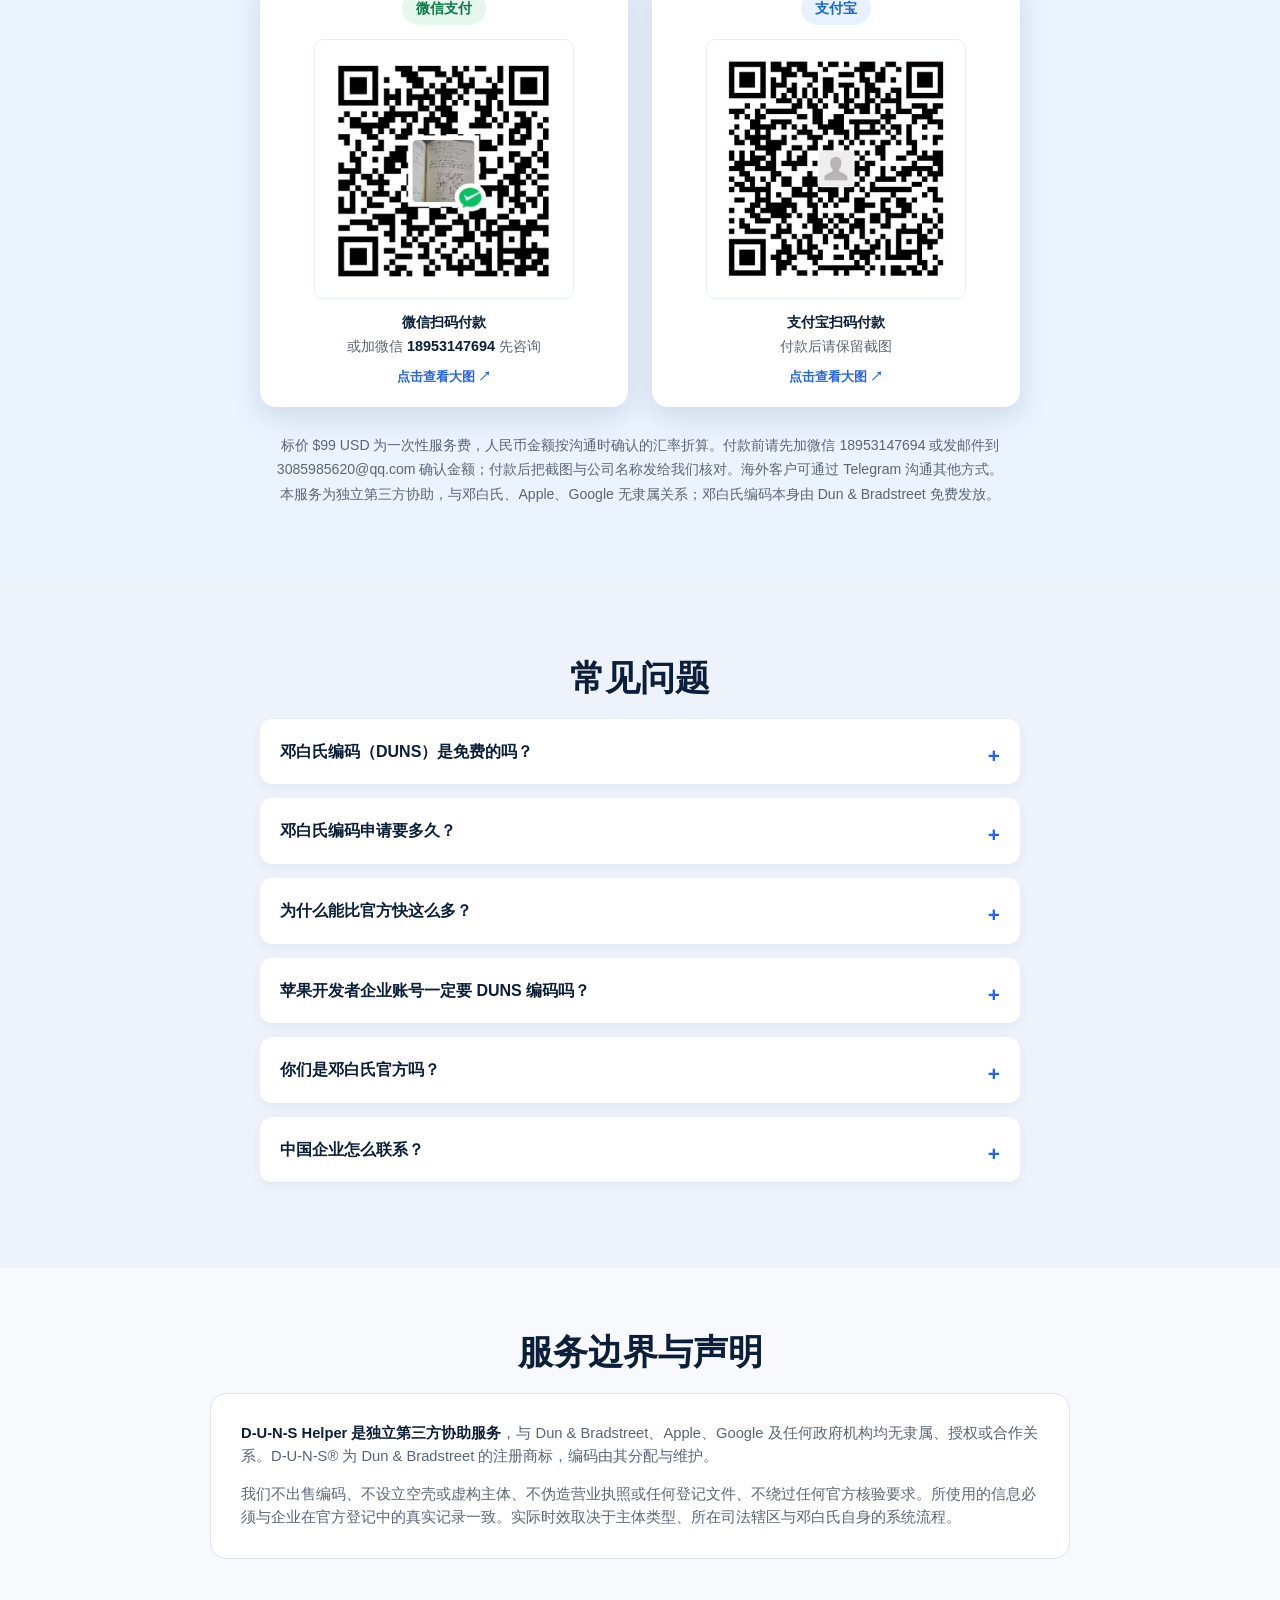
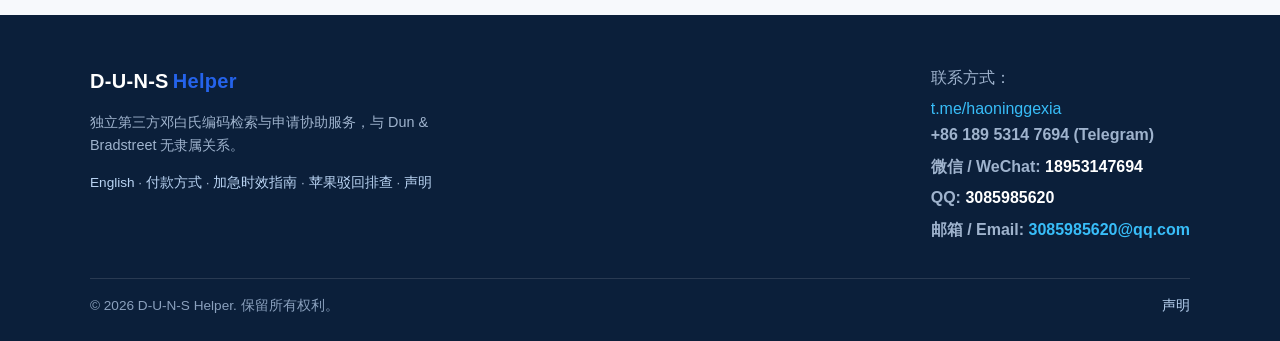
<file: zh.html>
<!DOCTYPE html>
<html lang="zh-CN">
<head>
  <meta name="google-site-verification" content="JxAP53K3XCs5woifmhnKxIQ7xzGmNE1UPDdWZ3QTQ2U" />
  <meta charset="UTF-8" />
  <meta name="viewport" content="width=device-width, initial-scale=1.0" />
  <title>邓白氏编码（DUNS）加急申请协助 | 几分钟拿到，不用等 30 天</title>
  <meta name="description" content="邓白氏编码 DUNS 申请要多久？官方免费通道最长 30 个工作日，付费加急仍需 8 个工作日。我们协助企业先查已有编码、核对资料并快速取得九位 DUNS 编码，通常几分钟即可确认。适用苹果开发者企业账号、Google Play、供应商认证与投标。" />
  <meta name="keywords" content="邓白氏编码,邓白氏码,DUNS编码,DUNS申请,DUNS加急,邓白氏编码查询,苹果开发者DUNS,苹果企业账号DUNS,DUNS编号,邓白氏编码多久,D-U-N-S Number,DUNS number" />
  <meta name="robots" content="index, follow, max-image-preview:large, max-snippet:-1" />
  <link rel="canonical" href="https://haoninggexia.github.io/D-U-N-S/zh.html" />
  <link rel="alternate" hreflang="zh" href="https://haoninggexia.github.io/D-U-N-S/zh.html" />
  <link rel="alternate" hreflang="en" href="https://haoninggexia.github.io/D-U-N-S/" />
  <link rel="alternate" hreflang="x-default" href="https://haoninggexia.github.io/D-U-N-S/" />

  <meta property="og:type" content="website" />
  <meta property="og:site_name" content="D-U-N-S Helper" />
  <meta property="og:title" content="邓白氏编码加急申请协助 | 几分钟，不用等 30 个工作日" />
  <meta property="og:description" content="先查是否已有编码，再谈申请。苹果开发者企业账号 / Google Play / 供应商认证适用。" />
  <meta property="og:url" content="https://haoninggexia.github.io/D-U-N-S/zh.html" />
  <meta property="og:image" content="https://haoninggexia.github.io/D-U-N-S/og-image.png" />
  <meta property="og:image:width" content="1200" />
  <meta property="og:image:height" content="630" />
  <meta property="og:locale" content="zh_CN" />
  <meta property="og:locale:alternate" content="en_US" />
  <meta name="twitter:card" content="summary_large_image" />
  <meta name="twitter:title" content="邓白氏编码加急申请协助 | 几分钟，不用等 30 个工作日" />
  <meta name="twitter:description" content="先查是否已有编码，再谈申请。苹果开发者企业账号 / Google Play / 供应商认证适用。" />
  <meta name="twitter:image" content="https://haoninggexia.github.io/D-U-N-S/og-image.png" />
  <meta name="theme-color" content="#0b1f3a" />
  <link rel="stylesheet" href="styles.css" />

  <script type="application/ld+json">
  {
    "@context": "https://schema.org",
    "@type": "ProfessionalService",
    "name": "D-U-N-S Helper 邓白氏编码申请协助",
    "description": "邓白氏编码/DUNS 编码检索、核验与申请协助服务。独立第三方，非邓白氏官方。",
    "url": "https://haoninggexia.github.io/D-U-N-S/zh.html",
    "image": "https://haoninggexia.github.io/D-U-N-S/og-image.png",
    "areaServed": "Worldwide",
    "availableLanguage": ["Chinese", "English"],
    "priceRange": "$99",
    "serviceType": "邓白氏编码检索与申请协助",
    "contactPoint": {
      "@type": "ContactPoint",
      "contactType": "customer support",
      "url": "https://t.me/haoninggexia",
      "telephone": "+8618953147694",
      "email": "3085985620@qq.com",
      "availableLanguage": ["Chinese", "English"]
    }
  }
  </script>
  <script type="application/ld+json">
  {
    "@context": "https://schema.org",
    "@type": "FAQPage",
    "mainEntity": [
      {"@type":"Question","name":"邓白氏编码（DUNS）是免费的吗？","acceptedAnswer":{"@type":"Answer","text":"是的，邓白氏（Dun & Bradstreet）官方发放的标准 DUNS 编码本身免费。我们收取的是检索、核对、申请协助与售后支持的费用，不是出售编码。"}},
      {"@type":"Question","name":"邓白氏编码申请要多久？","acceptedAnswer":{"@type":"Answer","text":"官方标准通道最长约 30 个工作日，官方付费加急仍需约 8 个工作日，苹果开发者通道通常 3–5 个工作日。很多企业其实已有编码，可在几分钟内检索确认。我们会在开始前先核实企业情况并告知真实时效。"}},
      {"@type":"Question","name":"为什么能比官方快这么多？","acceptedAnswer":{"@type":"Answer","text":"多数已注册企业在邓白氏数据库中已有记录，往往在企业主不知情的情况下创建。官方等待时间中很大一部分用于重新核验一份本已存在的档案。我们先定位并核对正确档案；若确实需要新建记录，会先说明邓白氏的真实时效。"}},
      {"@type":"Question","name":"苹果开发者企业账号一定要 DUNS 编码吗？","acceptedAnswer":{"@type":"Answer","text":"是的。以组织身份加入 Apple Developer Program 必须提供为其法人实体注册的 D-U-N-S 编号，个人开发者不需要。DBA、商号、分公司不被接受。"}},
      {"@type":"Question","name":"你们是邓白氏官方吗？","acceptedAnswer":{"@type":"Answer","text":"不是。我们是独立第三方协助服务，与 Dun & Bradstreet、Apple、Google 均无隶属或合作关系。编码由邓白氏分配和维护。"}},
      {"@type":"Question","name":"中国企业怎么联系？","acceptedAnswer":{"@type":"Answer","text":"微信 18953147694（也是手机号）、QQ 3085985620、邮箱 3085985620@qq.com，或 Telegram @haoninggexia。页面上方填写公司信息后，可选择微信、邮箱或 Telegram 发送咨询，无需注册 Telegram；付款方式见页面「付款方式」区块。"}}
    ]
  }
  </script>
</head>
<body>
  <header class="site-header">
    <div class="container header-inner">
      <a class="brand" href="#top">D&#8209;U&#8209;N&#8209;S<span>Helper</span></a>
      <nav class="nav">
        <a href="#compare">时效对比</a>
        <a href="#how">服务流程</a>
        <a href="#guides">专题指南</a>
        <a href="#pricing">费用</a>
        <a href="#payment">付款方式</a>
        <a href="#faq">常见问题</a>
        <a class="lang-switch" href="index.html">English</a>
        <a class="nav-cta" href="#contact">免费预检</a>
      </nav>
    </div>
  </header>

  <section class="hero" id="top">
    <div class="container hero-inner">
      <div class="hero-text">
        <div class="eyebrow">独立第三方 · 邓白氏编码检索与申请协助</div>
        <h1>几分钟拿到<span class="accent">邓白氏编码</span>，不用等 30 个工作日</h1>
        <p class="lead">
          官方免费通道最长 <strong>30 个工作日</strong>，官方付费加急仍需 <strong>8 个工作日</strong>。
          很多企业其实早已有 DUNS 编码，只是不知道或查不到。我们先帮您查档案、核资料，
          通常几分钟即可确认结果。
        </p>
        <div class="hero-actions">
          <a class="btn btn-primary" href="#contact">先查我的公司 &rarr;</a>
          <a class="btn btn-ghost" href="#compare">看时效对比</a>
        </div>
        <ul class="trust">
          <li>&#10003; 开始前先确认可行性与真实时效</li>
          <li>&#10003; 先查已有编码，避免重复申请</li>
          <li>&#10003; 中文 / English 人工支持</li>
        </ul>
      </div>

      <div class="hero-card" id="contact">
        <h2>先免费确认能不能快办</h2>
        <p>填公司英文名和国家即可。我们会先查是否已有编码、能否适用快速通道，确认后再谈其他。</p>
        <form id="leadForm" class="lead-form" autocomplete="off">
          <label>企业法定名称（中英文均可）
            <input type="text" id="fCompany" placeholder="例：南京某某电子科技有限公司" required />
          </label>
          <label>国家 / 地区
            <input type="text" id="fCountry" placeholder="例：中国大陆 / 香港 / 新加坡" required />
          </label>
          <label>用途
            <select id="fPurpose">
              <option>苹果开发者企业账号（Apple Developer）</option>
              <option>Google Play 企业开发者账号</option>
              <option>供应商入库 / 大企业认证</option>
              <option>政府或国际招标 / 合约</option>
              <option>企业信用 / 其他</option>
            </select>
          </label>
          <label>期望时间（选填）
            <input type="text" id="fDeadline" placeholder="例：本周内 / 11 月 10 日前" />
          </label>
          <button type="submit" class="btn btn-tg">填好了，下一步 &rarr;</button>
          <button type="button" id="copyLead" class="btn btn-copy">复制咨询信息</button>
        </form>

        <div id="sendOptions" class="send-options" hidden>
          <p class="send-title">选择发送方式（不用注册 Telegram）</p>
          <div class="send-row">
            <button type="button" class="send-btn send-wechat" id="sendWechat">微信发送</button>
            <a class="send-btn" id="sendMail" href="mailto:3085985620@qq.com">邮件发送</a>
            <a class="send-btn" id="sendTg" href="https://t.me/haoninggexia" target="_blank" rel="noopener">Telegram</a>
          </div>
          <p class="send-hint" id="sendHint"></p>
        </div>
        <p class="tg-phone">Telegram：<strong>@haoninggexia</strong> · +86 189 5314 7694</p>
        <div id="extraContacts" class="extra-contacts"></div>
        <div class="qr-wrap">
          <img src="telegram-qr.png" alt="Telegram @haoninggexia 二维码" class="qr-img" />
        </div>
        <a class="qr-caption" href="https://t.me/haoninggexia" target="_blank" rel="noopener">扫码或打开 t.me/haoninggexia</a>
      </div>
    </div>
  </section>

  <section class="section" id="compare">
    <div class="container">
      <h2 class="section-title">真正贵的不是手续费，是等的那几周</h2>
      <p class="section-intro">苹果企业账号卡住、投标截止日错过，损失远高于一次检索。四条通道实际对比：</p>
      <div class="table-wrap">
        <table class="compare-table">
          <thead><tr><th>通道</th><th>典型耗时</th><th>费用</th><th>限制</th></tr></thead>
          <tbody>
            <tr><td>邓白氏官网标准免费申请</td><td class="cell-slow">最长约 30 个工作日</td><td>免费</td><td>可能来电核验、需补材料</td></tr>
            <tr><td>邓白氏官方付费加急</td><td class="cell-slow">约 8 个工作日</td><td>约 $229</td><td>仍然不是即时</td></tr>
            <tr><td>苹果开发者检索 / 申请通道</td><td class="cell-slow">约 3–5 个工作日</td><td>免费</td><td>仅申请苹果账号时可用</td></tr>
            <tr class="row-us"><td><strong>D-U-N-S Helper</strong></td><td class="cell-fast">通常几分钟*</td><td>$99 一次性</td><td>开始前先确认可行性</td></tr>
          </tbody>
        </table>
      </div>
      <p class="table-note">* 实际时效取决于企业类型、所在地区及邓白氏实时核验要求。我们会在开始前针对您的主体确认真实时效。资料来源：<a href="https://www.dnb.com/en-us/smb/duns/get-a-duns.html" target="_blank" rel="noopener nofollow">D&amp;B 官网</a>、<a href="https://developer.apple.com/cn/support/D-U-N-S/" target="_blank" rel="noopener nofollow">Apple 开发者（中文）</a>。苹果明确说明：对 D-U-N-S 创建流程加急不会缩短其等待时间。</p>
    </div>
  </section>

  <section class="section section-cn section-alt" id="cn">
    <div class="container">
      <h2 class="section-title">这些场景最常卡在 DUNS 编码上</h2>
      <div class="cards">
        <div class="card"><div class="card-icon">🍎</div><h3>苹果开发者企业账号</h3><p>以组织身份加入 Apple Developer Program 必须提供为其法人实体注册的 DUNS 编码，且名称、地址需逐字一致。</p></div>
        <div class="card"><div class="card-icon">🤖</div><h3>Google Play 企业账号</h3><p>组织类开发者账号需要 DUNS 完成主体核验，个人账号不需要。</p></div>
        <div class="card"><div class="card-icon">🏛️</div><h3>供应商入库 / 投标</h3><p>大企业供应商认证、国际招标与政府合约常要求提供邓白氏编码。</p></div>
        <div class="card"><div class="card-icon">🔍</div><h3>先查再办</h3><p>很多公司已有编码却不知道。我们先检索，避免重复申请导致请求被冻结。</p></div>
      </div>
    </div>
  </section>

  <section class="section" id="how">
    <div class="container">
      <h2 class="section-title">四步走，先说清楚再动手</h2>
      <ol class="steps">
        <li><span class="step-num">1</span><div><h3>发来公司信息</h3><p>法定名称、国家、用途即可，不需要先付款或提交证件。</p></div></li>
        <li><span class="step-num">2</span><div><h3>先查是否已有编码</h3><p>多数企业已有记录。找到它是最快的路径，也能避免重复申请。</p></div></li>
        <li><span class="step-num">3</span><div><h3>确认可行性与真实时效</h3><p>明确告诉您这个主体能否走快速通道、真实需要多久，不夸大。</p></div></li>
        <li><span class="step-num">4</span><div><h3>交付并协助通过核验</h3><p>给出九位编码以及填写苹果 / Google / 供应商表单时应使用的准确主体信息，减少驳回。</p></div></li>
      </ol>
      <div class="cta-box">
        <h3>不确定自己是不是已经有编码？</h3>
        <p>这是最常见的情况。发一条消息就能确认。</p>
        <a class="btn btn-primary" href="#contact">免费预检</a>
      </div>
    </div>
  </section>

  <section class="section section-alt" id="guides">
    <div class="container">
      <h2 class="section-title">按具体问题看专题</h2>
      <div class="guide-grid">
        <a class="guide-link" href="guides/duns-bianhao-jiaji.html"><strong>邓白氏编码加急要多久？</strong><span>四条通道时效对比、材料清单与五个常见坑 &rarr;</span></a>
        <a class="guide-link" href="guides/pingguo-kaifazhe-duns.html"><strong>苹果企业账号 DUNS 被驳回怎么办</strong><span>名称不一致、编码未同步、主体不符逐条排查 &rarr;</span></a>
        <a class="guide-link" href="guides/apple-developer-duns.html"><strong>D-U-N-S for Apple Developer (EN)</strong><span>Organization enrollment, rules &amp; timing &rarr;</span></a>
        <a class="guide-link" href="guides/duns-number-fast.html"><strong>How to get a DUNS number fast (EN)</strong><span>All four routes compared &rarr;</span></a>
        <a class="guide-link" href="guides/duns-lookup.html"><strong>Find an existing DUNS number (EN)</strong><span>Free lookup guide &rarr;</span></a>
        <a class="guide-link" href="guides/google-play-duns.html"><strong>DUNS for Google Play (EN)</strong><span>Organization account verification &rarr;</span></a>
      </div>
    </div>
  </section>

  <section class="section" id="pricing">
    <div class="container">
      <h2 class="section-title">一口价，无隐藏费用</h2>
      <p class="section-intro">一次性费用，无订阅。开始前先确认可行性与时效。</p>
      <div class="price-card">
        <div class="price-label">邓白氏编码检索 + 申请协助</div>
        <div class="price-amount">$99 <span>USD</span></div>
        <ul class="price-features">
          <li>&#10003; 已有 DUNS 编码检索与核验</li>
          <li>&#10003; 可行性确认与真实时效说明</li>
          <li>&#10003; 主体信息核对，减少驳回</li>
          <li>&#10003; 协助到拿到可用编码为止</li>
          <li>&#10003; Telegram 人工支持，中文 / English</li>
        </ul>
        <a class="btn btn-primary" href="#contact">开始 &mdash; $99</a>
        <p class="price-footnote"><a href="#payment">看付款方式 &darr;</a></p>
      </div>
      <p class="table-note center">邓白氏编码本身由 Dun &amp; Bradstreet 免费发放。我们收取的是检索、核对、协助与支持的服务费用。</p>
    </div>
  </section>

  <!-- 付款方式 -->
  <section class="section section-pay" id="payment">
    <div class="container">
      <h2 class="section-title">付款方式</h2>
      <p class="section-intro">支持微信支付、支付宝。可直接扫码，也可点二维码查看大图。<strong>请先联系我们确认可行性与金额，再付款</strong>，不要直接转账。</p>
      <div class="pay-grid">
        <figure class="pay-card">
          <span class="pay-badge pay-wechat">微信支付</span>
          <a href="assets/pay-wechat-full.jpg" target="_blank" rel="noopener"><img src="assets/pay-wechat.png" alt="微信收款二维码" loading="lazy" /></a>
          <figcaption><strong>微信扫码付款</strong><br />或加微信 <strong>18953147694</strong> 先咨询</figcaption>
          <a class="pay-zoom" href="assets/pay-wechat-full.jpg" target="_blank" rel="noopener">点击查看大图 &nearr;</a>
        </figure>
        <figure class="pay-card">
          <span class="pay-badge pay-alipay">支付宝</span>
          <a href="assets/pay-alipay-full.jpg" target="_blank" rel="noopener"><img src="assets/pay-alipay.png" alt="支付宝收款二维码" loading="lazy" /></a>
          <figcaption><strong>支付宝扫码付款</strong><br />付款后请保留截图</figcaption>
          <a class="pay-zoom" href="assets/pay-alipay-full.jpg" target="_blank" rel="noopener">点击查看大图 &nearr;</a>
        </figure>
      </div>
      <p class="pay-note">标价 $99 USD 为一次性服务费，人民币金额按沟通时确认的汇率折算。付款前请先加微信 18953147694 或发邮件到 3085985620@qq.com 确认金额；付款后把截图与公司名称发给我们核对。海外客户可通过 Telegram 沟通其他方式。<br />本服务为独立第三方协助，与邓白氏、Apple、Google 无隶属关系；邓白氏编码本身由 Dun &amp; Bradstreet 免费发放。</p>
    </div>
  </section>

  <section class="section section-alt" id="faq">
    <div class="container">
      <h2 class="section-title">常见问题</h2>
      <div class="faq-list">
        <details><summary>邓白氏编码（DUNS）是免费的吗？</summary><p>是的，邓白氏（Dun &amp; Bradstreet）官方发放的标准 DUNS 编码本身免费。我们收取的是检索、核对、申请协助与售后支持的费用，不是出售编码。</p></details>
        <details><summary>邓白氏编码申请要多久？</summary><p>官方标准通道最长约 30 个工作日，官方付费加急仍需约 8 个工作日，苹果开发者通道通常 3–5 个工作日。很多企业其实已有编码，可在几分钟内检索确认。我们会在开始前先核实企业情况并告知真实时效。</p></details>
        <details><summary>为什么能比官方快这么多？</summary><p>多数已注册企业在邓白氏数据库中已有记录，往往在企业主不知情的情况下创建。官方等待时间中很大一部分用于重新核验一份本已存在的档案。我们先定位并核对正确档案；若确实需要新建记录，会先说明邓白氏的真实时效。</p></details>
        <details><summary>苹果开发者企业账号一定要 DUNS 编码吗？</summary><p>是的。以组织身份加入 Apple Developer Program 必须提供为其法人实体注册的 D-U-N-S 编号，个人开发者不需要。DBA、商号、分公司不被接受。</p></details>
        <details><summary>你们是邓白氏官方吗？</summary><p>不是。我们是独立第三方协助服务，与 Dun &amp; Bradstreet、Apple、Google 均无隶属或合作关系。编码由邓白氏分配和维护。</p></details>
        <details><summary>中国企业怎么联系？</summary><p>微信 18953147694（也是手机号）、QQ 3085985620、邮箱 3085985620@qq.com，或 Telegram @haoninggexia。页面上方填写公司信息后，可选择微信、邮箱或 Telegram 发送咨询，无需注册 Telegram；付款方式见页面「付款方式」区块。</p></details>
      </div>
    </div>
  </section>

  <section class="section compliance" id="compliance">
    <div class="container">
      <h2 class="section-title">服务边界与声明</h2>
      <div class="compliance-box">
        <p><strong>D-U-N-S Helper 是独立第三方协助服务</strong>，与 Dun &amp; Bradstreet、Apple、Google 及任何政府机构均无隶属、授权或合作关系。D-U-N-S&reg; 为 Dun &amp; Bradstreet 的注册商标，编码由其分配与维护。</p>
        <p>我们不出售编码、不设立空壳或虚构主体、不伪造营业执照或任何登记文件、不绕过任何官方核验要求。所使用的信息必须与企业在官方登记中的真实记录一致。实际时效取决于主体类型、所在司法辖区与邓白氏自身的系统流程。</p>
      </div>
    </div>
  </section>

  <footer class="site-footer">
    <div class="container footer-inner">
      <div>
        <div class="brand">D&#8209;U&#8209;N&#8209;S<span>Helper</span></div>
        <p class="footer-note">独立第三方邓白氏编码检索与申请协助服务，与 Dun &amp; Bradstreet 无隶属关系。</p>
        <p class="footer-links"><a href="index.html">English</a> · <a href="#payment">付款方式</a> · <a href="guides/duns-bianhao-jiaji.html">加急时效指南</a> · <a href="guides/pingguo-kaifazhe-duns.html">苹果驳回排查</a> · <a href="#compliance">声明</a></p>
      </div>
      <div class="footer-contact">
        <p>联系方式：</p>
        <a class="tg-link" href="https://t.me/haoninggexia" target="_blank" rel="noopener">t.me/haoninggexia</a>
        <p class="tg-phone-footer">+86 189 5314 7694 (Telegram)</p>
        <p class="tg-phone-footer">微信 / WeChat: <strong>18953147694</strong></p>
        <p class="tg-phone-footer">QQ: <strong>3085985620</strong></p>
        <p class="tg-phone-footer">邮箱 / Email: <a href="mailto:3085985620@qq.com">3085985620@qq.com</a></p>
      </div>
    </div>
    <div class="container footer-bottom">
      <span>&copy; <span id="year"></span> D-U-N-S Helper. 保留所有权利。</span>
      <span><a href="#compliance">声明</a></span>
    </div>
  </footer>

  <script src="script.js"></script>
</body>
</html>
</file>
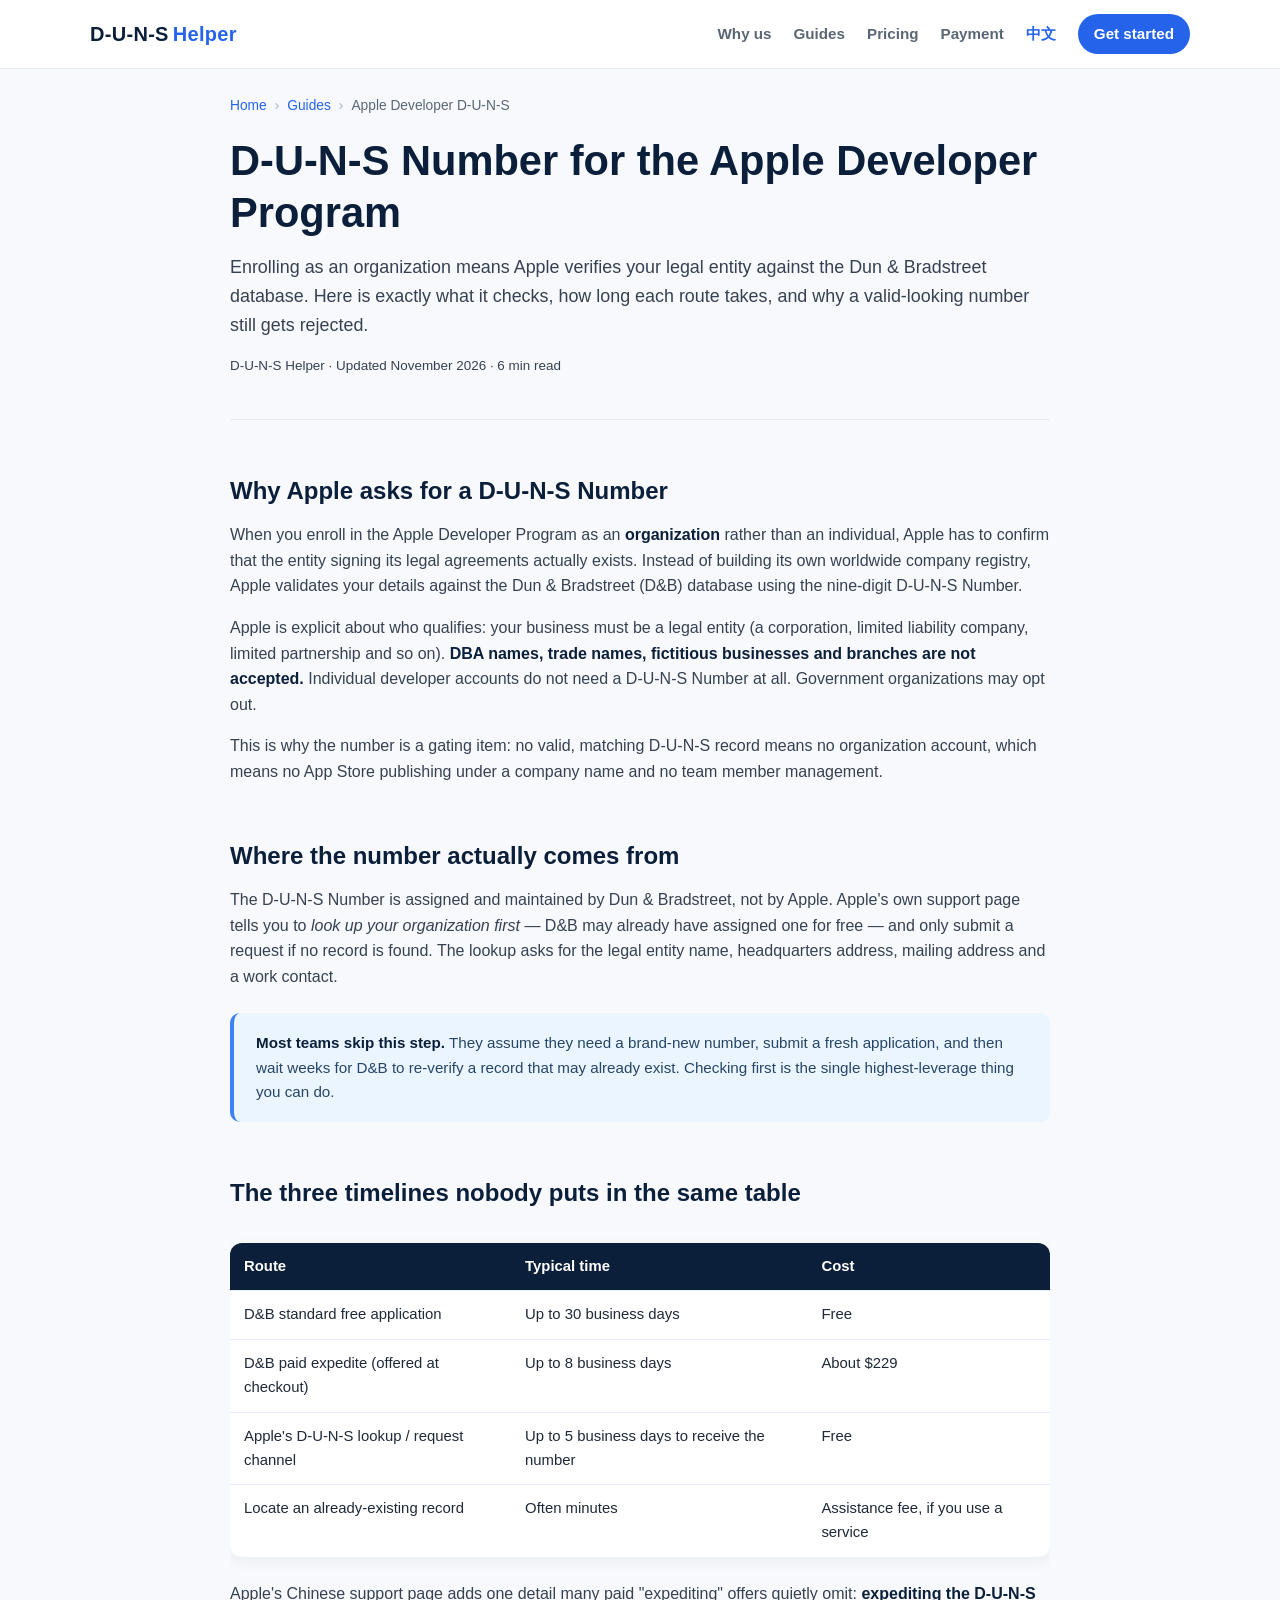
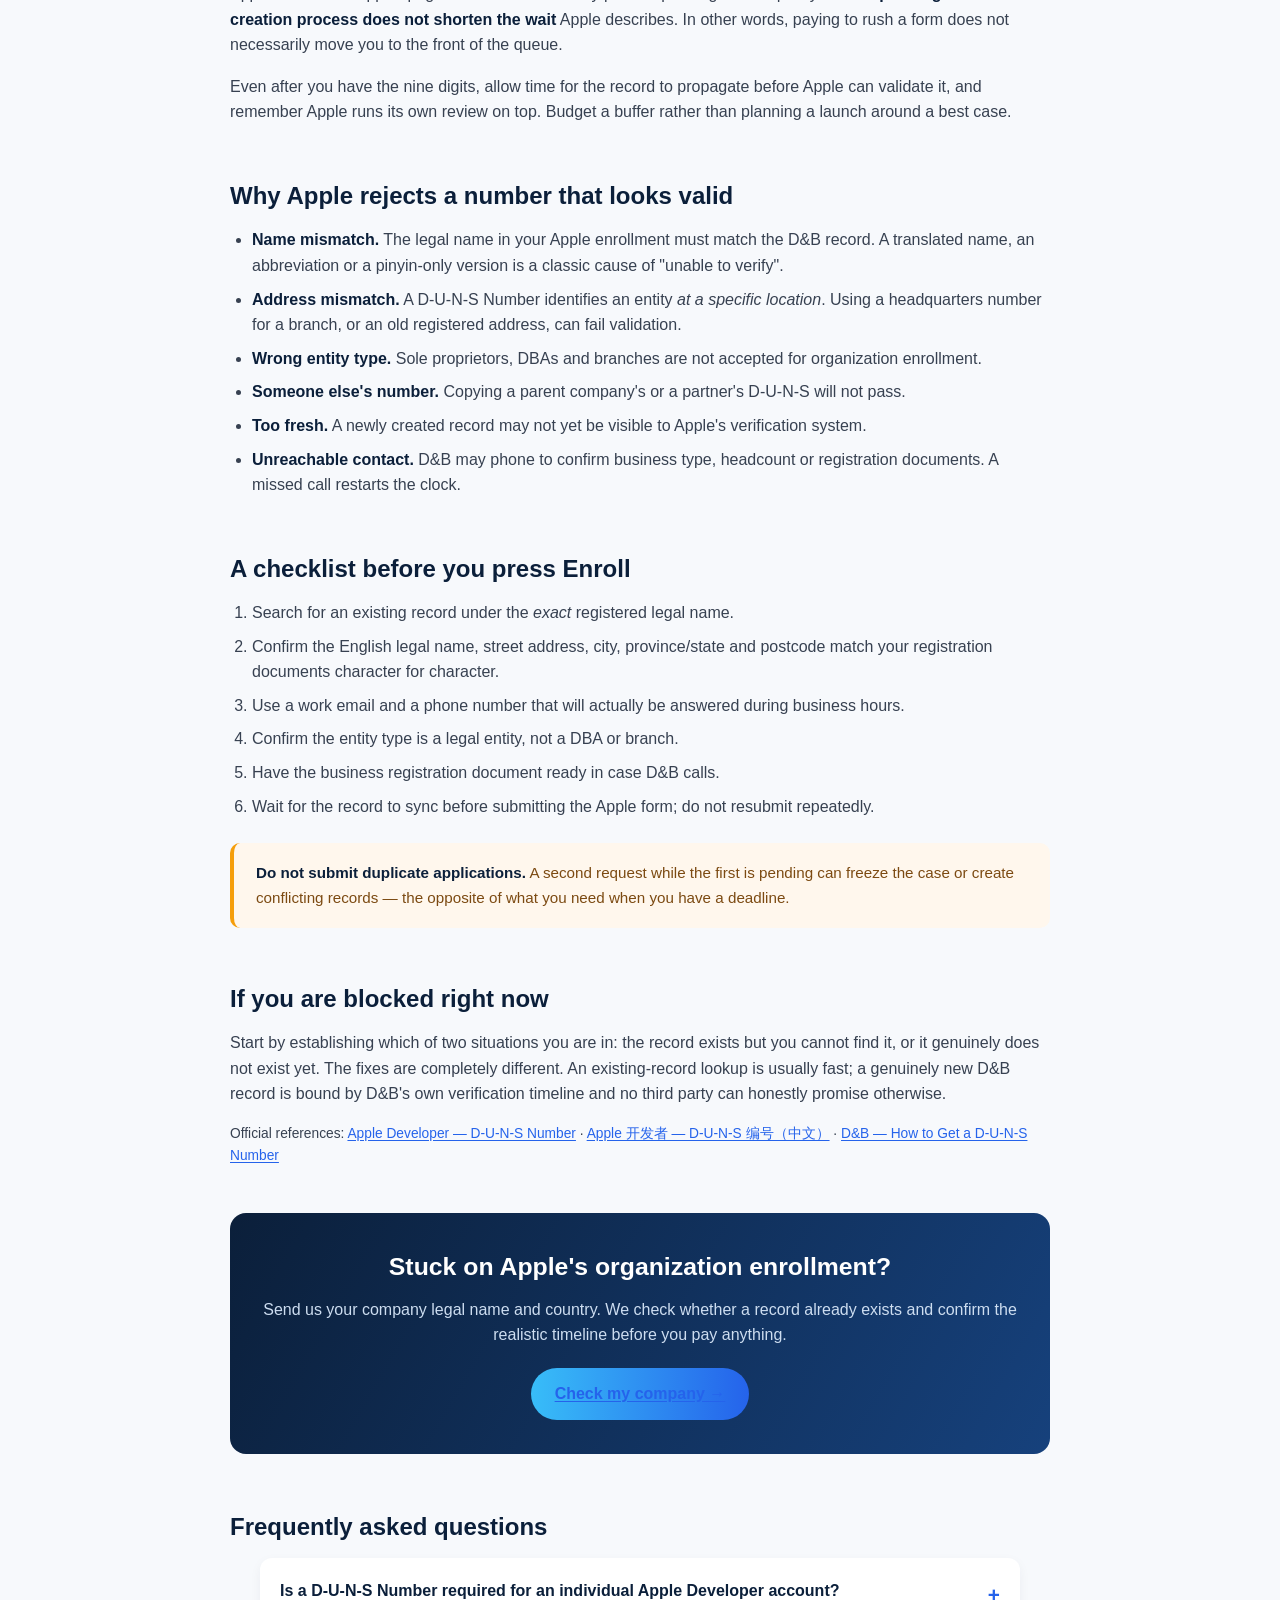
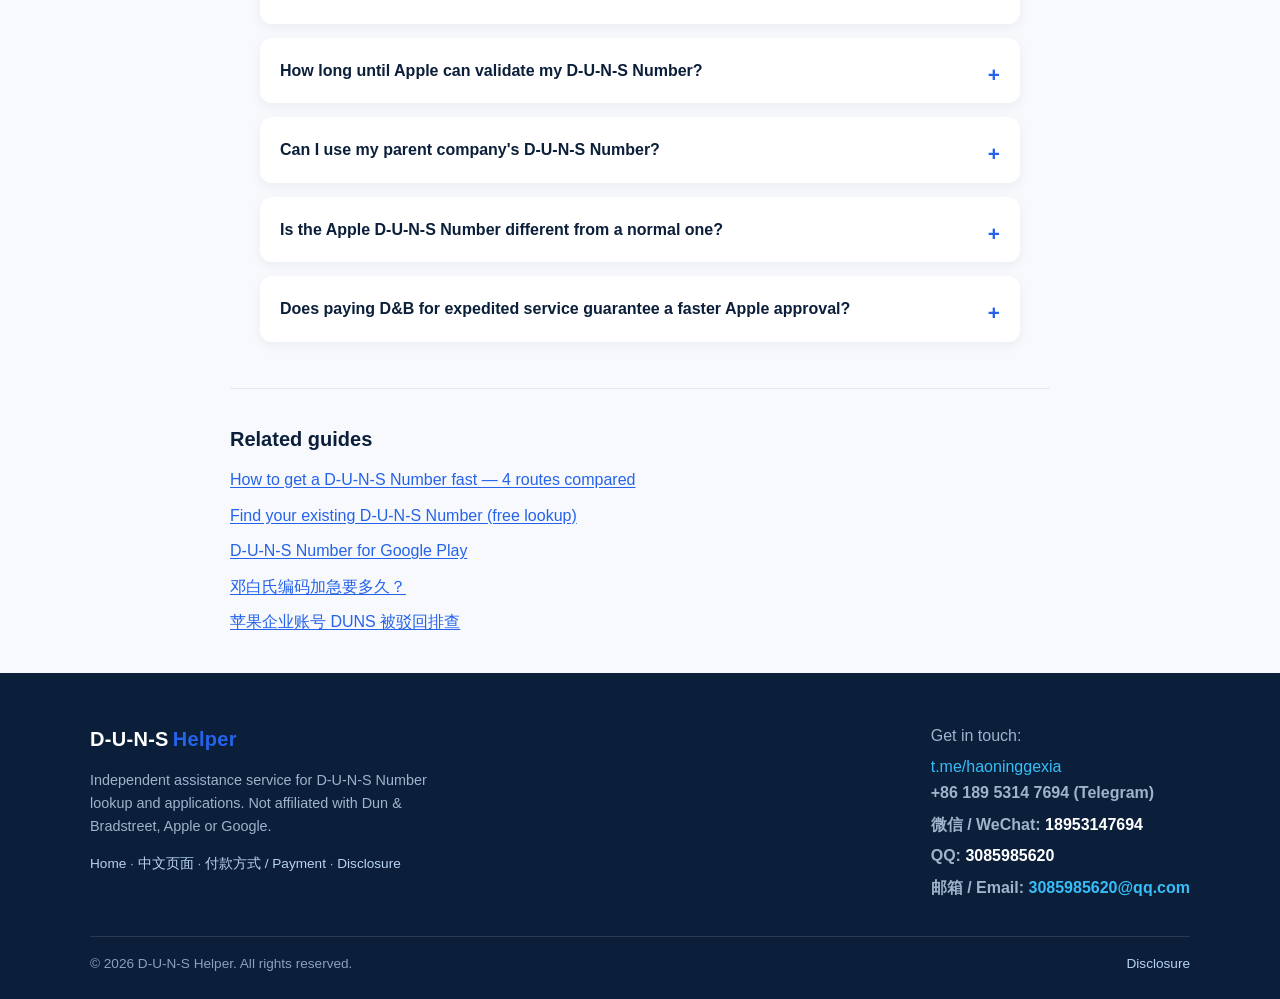
<file: guides/apple-developer-duns.html>
<!DOCTYPE html>
<html lang="en">
<head>
  <meta charset="UTF-8" />
  <meta name="viewport" content="width=device-width, initial-scale=1.0" />
  <title>D-U-N-S Number for Apple Developer Program: Timing, Rules &amp; Rejections</title>
  <meta name="description" content="Apple Developer Program organization enrollment requires a D-U-N-S Number. Learn the real timelines (30 / 8 / 5 business days), the exact-match rules, and how to fix common DUNS rejections." />
  <meta name="robots" content="index, follow, max-image-preview:large, max-snippet:-1" />
  <link rel="canonical" href="https://haoninggexia.github.io/D-U-N-S/guides/apple-developer-duns.html" />
  <meta property="og:type" content="article" />
  <meta property="og:site_name" content="D-U-N-S Helper" />
  <meta property="og:title" content="D-U-N-S Number for Apple Developer Program: Timing, Rules &amp; Rejections" />
  <meta property="og:description" content="Apple Developer Program organization enrollment requires a D-U-N-S Number. Learn the real timelines (30 / 8 / 5 business days), the exact-match rules, and how to fix common DUNS rejections." />
  <meta property="og:url" content="https://haoninggexia.github.io/D-U-N-S/guides/apple-developer-duns.html" />
  <meta property="og:image" content="https://haoninggexia.github.io/D-U-N-S/og-image.png" />
  <meta name="twitter:card" content="summary_large_image" />
  <meta name="twitter:title" content="D-U-N-S Number for Apple Developer Program: Timing, Rules &amp; Rejections" />
  <meta name="twitter:description" content="Apple Developer Program organization enrollment requires a D-U-N-S Number. Learn the real timelines (30 / 8 / 5 business days), the exact-match rules, and how to fix common DUNS rejections." />
  <meta name="twitter:image" content="https://haoninggexia.github.io/D-U-N-S/og-image.png" />
  <meta name="theme-color" content="#0b1f3a" />
  <link rel="stylesheet" href="../styles.css" />
  <link rel="stylesheet" href="../article.css" />
  <script type="application/ld+json">
{
  "@context": "https://schema.org",
  "@type": "FAQPage",
  "mainEntity": [
    {
      "@type": "Question",
      "name": "Is a D-U-N-S Number required for an individual Apple Developer account?",
      "acceptedAnswer": {
        "@type": "Answer",
        "text": "No. It is only required when enrolling as an organization (company or educational institution). Individual accounts do not need one."
      }
    },
    {
      "@type": "Question",
      "name": "How long until Apple can validate my D-U-N-S Number?",
      "acceptedAnswer": {
        "@type": "Answer",
        "text": "D&B may take up to 5 business days to issue a number through Apple's channel, and a newly created record needs time to propagate before Apple's verification can see it. Apple then runs its own review."
      }
    },
    {
      "@type": "Question",
      "name": "Can I use my parent company's D-U-N-S Number?",
      "acceptedAnswer": {
        "@type": "Answer",
        "text": "No. Apple validates the legal entity that is signing the agreement. A number belonging to a different entity or a different physical location will be rejected."
      }
    },
    {
      "@type": "Question",
      "name": "Is the Apple D-U-N-S Number different from a normal one?",
      "acceptedAnswer": {
        "@type": "Answer",
        "text": "No. There is one D&B database and one number per entity per location. The same number is used for Apple, Google Play, supplier onboarding and tenders."
      }
    },
    {
      "@type": "Question",
      "name": "Does paying D&B for expedited service guarantee a faster Apple approval?",
      "acceptedAnswer": {
        "@type": "Answer",
        "text": "D&B's expedited option shortens its own processing to about 8 business days, but Apple states that expediting the D-U-N-S creation process does not shorten the wait it describes. Apple's review is separate."
      }
    }
  ]
}
  </script>
  <script type="application/ld+json">
{
  "@context": "https://schema.org",
  "@type": "BreadcrumbList",
  "itemListElement": [
    {
      "@type": "ListItem",
      "position": 1,
      "name": "Home",
      "item": "https://haoninggexia.github.io/D-U-N-S/"
    },
    {
      "@type": "ListItem",
      "position": 2,
      "name": "Guides",
      "item": "https://haoninggexia.github.io/D-U-N-S/#guides"
    },
    {
      "@type": "ListItem",
      "position": 3,
      "name": "Apple Developer D-U-N-S",
      "item": "https://haoninggexia.github.io/D-U-N-S/guides/apple-developer-duns.html"
    }
  ]
}
  </script>
</head>
<body>
  <header class="site-header">
    <div class="container header-inner">
      <a class="brand" href="../index.html">D&#8209;U&#8209;N&#8209;S<span>Helper</span></a>
      <nav class="nav">
        <a href="../index.html#compare">Why us</a>
        <a href="../index.html#guides">Guides</a>
        <a href="../index.html#pricing">Pricing</a>
        <a href="../index.html#payment">Payment</a>
        <a class="lang-switch" href="../zh.html">中文</a>
        <a class="nav-cta" href="../index.html?utm_source=guide_apple-developer-duns&utm_medium=internal#contact">Get started</a>
      </nav>
    </div>
  </header>

  <main class="container article-wrap">
    <div class="breadcrumb"><a href="../index.html">Home</a><span>&rsaquo;</span><a href="../index.html#guides">Guides</a><span>&rsaquo;</span>Apple Developer D-U-N-S</div>

    <article class="article">
      <header class="article-head">
        <h1>D-U-N-S Number for the Apple Developer Program</h1>
        <p class="article-lead">Enrolling as an organization means Apple verifies your legal entity against the Dun &amp; Bradstreet database. Here is exactly what it checks, how long each route takes, and why a valid-looking number still gets rejected.</p>
        <p class="article-meta">D-U-N-S Helper &middot; Updated November 2026 &middot; 6 min read</p>
      </header>


<h2>Why Apple asks for a D-U-N-S Number</h2>
<p>When you enroll in the Apple Developer Program as an <strong>organization</strong> rather than an individual, Apple has to confirm that the entity signing its legal agreements actually exists. Instead of building its own worldwide company registry, Apple validates your details against the Dun &amp; Bradstreet (D&amp;B) database using the nine-digit D-U-N-S Number.</p>
<p>Apple is explicit about who qualifies: your business must be a legal entity (a corporation, limited liability company, limited partnership and so on). <strong>DBA names, trade names, fictitious businesses and branches are not accepted.</strong> Individual developer accounts do not need a D-U-N-S Number at all. Government organizations may opt out.</p>
<p>This is why the number is a gating item: no valid, matching D-U-N-S record means no organization account, which means no App Store publishing under a company name and no team member management.</p>

<h2>Where the number actually comes from</h2>
<p>The D-U-N-S Number is assigned and maintained by Dun &amp; Bradstreet, not by Apple. Apple's own support page tells you to <em>look up your organization first</em> — D&amp;B may already have assigned one for free — and only submit a request if no record is found. The lookup asks for the legal entity name, headquarters address, mailing address and a work contact.</p>
<div class="callout"><p><strong>Most teams skip this step.</strong> They assume they need a brand-new number, submit a fresh application, and then wait weeks for D&amp;B to re-verify a record that may already exist. Checking first is the single highest-leverage thing you can do.</p></div>

<h2>The three timelines nobody puts in the same table</h2>
<div class="table-scroll"><table>
<thead><tr><th>Route</th><th>Typical time</th><th>Cost</th></tr></thead>
<tbody>
<tr><td>D&amp;B standard free application</td><td>Up to 30 business days</td><td>Free</td></tr>
<tr><td>D&amp;B paid expedite (offered at checkout)</td><td>Up to 8 business days</td><td>About $229</td></tr>
<tr><td>Apple's D-U-N-S lookup / request channel</td><td>Up to 5 business days to receive the number</td><td>Free</td></tr>
<tr><td>Locate an already-existing record</td><td>Often minutes</td><td>Assistance fee, if you use a service</td></tr>
</tbody></table></div>
<p>Apple's Chinese support page adds one detail many paid "expediting" offers quietly omit: <strong>expediting the D-U-N-S creation process does not shorten the wait</strong> Apple describes. In other words, paying to rush a form does not necessarily move you to the front of the queue.</p>
<p>Even after you have the nine digits, allow time for the record to propagate before Apple can validate it, and remember Apple runs its own review on top. Budget a buffer rather than planning a launch around a best case.</p>

<h2>Why Apple rejects a number that looks valid</h2>
<ul>
<li><strong>Name mismatch.</strong> The legal name in your Apple enrollment must match the D&amp;B record. A translated name, an abbreviation or a pinyin-only version is a classic cause of "unable to verify".</li>
<li><strong>Address mismatch.</strong> A D-U-N-S Number identifies an entity <em>at a specific location</em>. Using a headquarters number for a branch, or an old registered address, can fail validation.</li>
<li><strong>Wrong entity type.</strong> Sole proprietors, DBAs and branches are not accepted for organization enrollment.</li>
<li><strong>Someone else's number.</strong> Copying a parent company's or a partner's D-U-N-S will not pass.</li>
<li><strong>Too fresh.</strong> A newly created record may not yet be visible to Apple's verification system.</li>
<li><strong>Unreachable contact.</strong> D&amp;B may phone to confirm business type, headcount or registration documents. A missed call restarts the clock.</li>
</ul>

<h2>A checklist before you press Enroll</h2>
<ol>
<li>Search for an existing record under the <em>exact</em> registered legal name.</li>
<li>Confirm the English legal name, street address, city, province/state and postcode match your registration documents character for character.</li>
<li>Use a work email and a phone number that will actually be answered during business hours.</li>
<li>Confirm the entity type is a legal entity, not a DBA or branch.</li>
<li>Have the business registration document ready in case D&amp;B calls.</li>
<li>Wait for the record to sync before submitting the Apple form; do not resubmit repeatedly.</li>
</ol>
<div class="callout warn"><p><strong>Do not submit duplicate applications.</strong> A second request while the first is pending can freeze the case or create conflicting records — the opposite of what you need when you have a deadline.</p></div>

<h2>If you are blocked right now</h2>
<p>Start by establishing which of two situations you are in: the record exists but you cannot find it, or it genuinely does not exist yet. The fixes are completely different. An existing-record lookup is usually fast; a genuinely new D&amp;B record is bound by D&amp;B's own verification timeline and no third party can honestly promise otherwise.</p>
<p class="source-list">Official references: <a href="https://developer.apple.com/support/D-U-N-S/" target="_blank" rel="nofollow noopener">Apple Developer — D-U-N-S Number</a> · <a href="https://developer.apple.com/cn/support/D-U-N-S/" target="_blank" rel="nofollow noopener">Apple 开发者 — D-U-N-S 编号（中文）</a> · <a href="https://www.dnb.com/en-us/smb/duns/get-a-duns.html" target="_blank" rel="nofollow noopener">D&amp;B — How to Get a D-U-N-S Number</a></p>


      <div class="article-cta">
        <h2>Stuck on Apple's organization enrollment?</h2>
        <p>Send us your company legal name and country. We check whether a record already exists and confirm the realistic timeline before you pay anything.</p>
        <a class="btn btn-primary" href="../index.html?utm_source=guide_apple-developer-duns&utm_medium=internal#contact">Check my company &rarr;</a>
      </div>

      <section class="article-faq">
        <h2>Frequently asked questions</h2>
        <div class="faq-list">
          <details><summary>Is a D-U-N-S Number required for an individual Apple Developer account?</summary><p>No. It is only required when enrolling as an organization (company or educational institution). Individual accounts do not need one.</p></details>
          <details><summary>How long until Apple can validate my D-U-N-S Number?</summary><p>D&amp;B may take up to 5 business days to issue a number through Apple's channel, and a newly created record needs time to propagate before Apple's verification can see it. Apple then runs its own review.</p></details>
          <details><summary>Can I use my parent company's D-U-N-S Number?</summary><p>No. Apple validates the legal entity that is signing the agreement. A number belonging to a different entity or a different physical location will be rejected.</p></details>
          <details><summary>Is the Apple D-U-N-S Number different from a normal one?</summary><p>No. There is one D&amp;B database and one number per entity per location. The same number is used for Apple, Google Play, supplier onboarding and tenders.</p></details>
          <details><summary>Does paying D&amp;B for expedited service guarantee a faster Apple approval?</summary><p>D&amp;B's expedited option shortens its own processing to about 8 business days, but Apple states that expediting the D-U-N-S creation process does not shorten the wait it describes. Apple's review is separate.</p></details>
        </div>
      </section>

      <section class="related">
        <h2>Related guides</h2>
        <ul>
          <li><a href="duns-number-fast.html">How to get a D-U-N-S Number fast — 4 routes compared</a></li>
          <li><a href="duns-lookup.html">Find your existing D-U-N-S Number (free lookup)</a></li>
          <li><a href="google-play-duns.html">D-U-N-S Number for Google Play</a></li>
          <li><a href="duns-bianhao-jiaji.html">邓白氏编码加急要多久？</a></li>
          <li><a href="pingguo-kaifazhe-duns.html">苹果企业账号 DUNS 被驳回排查</a></li>
        </ul>
      </section>
    </article>
  </main>

  <footer class="site-footer">
    <div class="container footer-inner">
      <div>
        <div class="brand">D&#8209;U&#8209;N&#8209;S<span>Helper</span></div>
        <p class="footer-note">Independent assistance service for D-U-N-S Number lookup and applications. Not affiliated with Dun &amp; Bradstreet, Apple or Google.</p>
        <p class="footer-links"><a href="../index.html">Home</a> · <a href="../zh.html">中文页面</a> · <a href="../index.html#payment">付款方式 / Payment</a> · <a href="../index.html#compliance">Disclosure</a></p>
      </div>
      <div class="footer-contact">
        <p>Get in touch:</p>
        <a class="tg-link" href="https://t.me/haoninggexia" target="_blank" rel="noopener">t.me/haoninggexia</a>
        <p class="tg-phone-footer">+86 189 5314 7694 (Telegram)</p>
        <p class="tg-phone-footer">微信 / WeChat: <strong>18953147694</strong></p>
        <p class="tg-phone-footer">QQ: <strong>3085985620</strong></p>
        <p class="tg-phone-footer">邮箱 / Email: <a href="mailto:3085985620@qq.com">3085985620@qq.com</a></p>
      </div>
    </div>
    <div class="container footer-bottom">
      <span>&copy; <span id="year"></span> D-U-N-S Helper. All rights reserved.</span>
      <span><a href="../index.html#compliance">Disclosure</a></span>
    </div>
  </footer>
  <script>document.getElementById('year').textContent = new Date().getFullYear();</script>
</body>
</html>
</file>
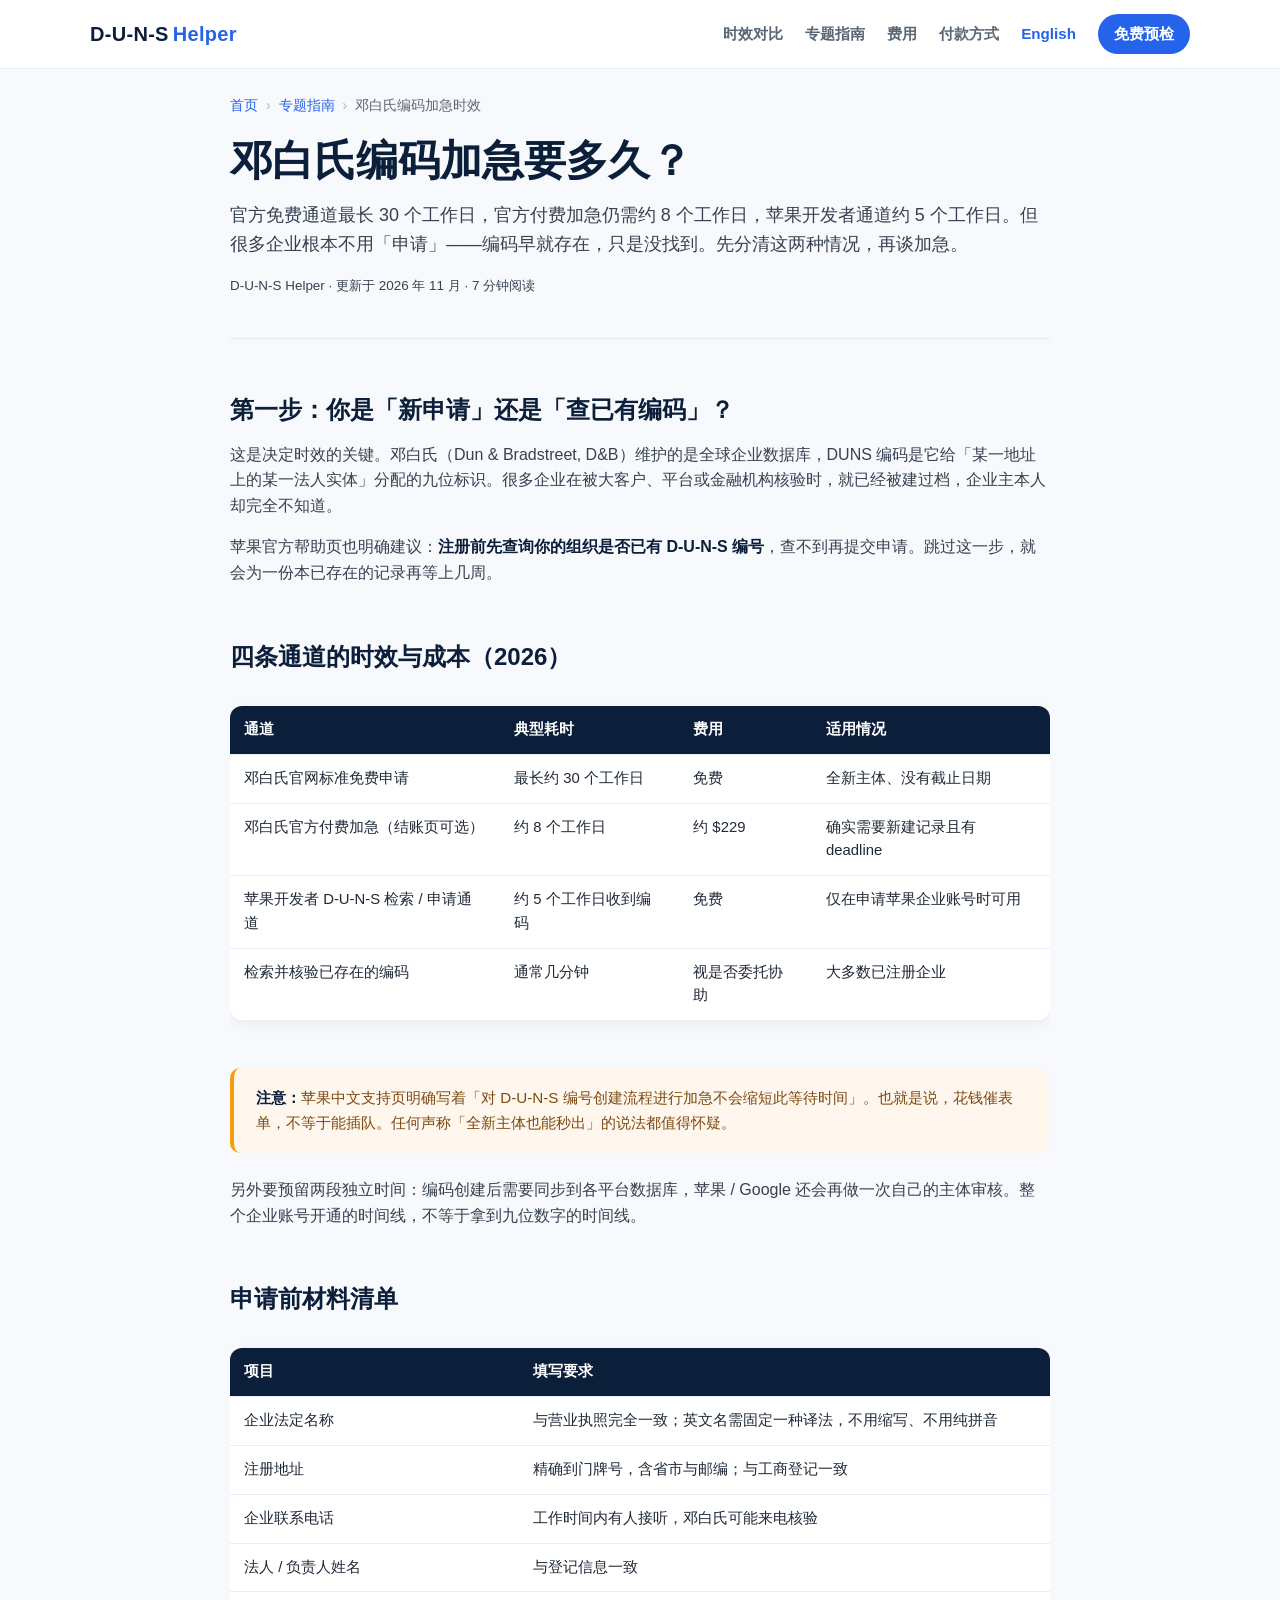
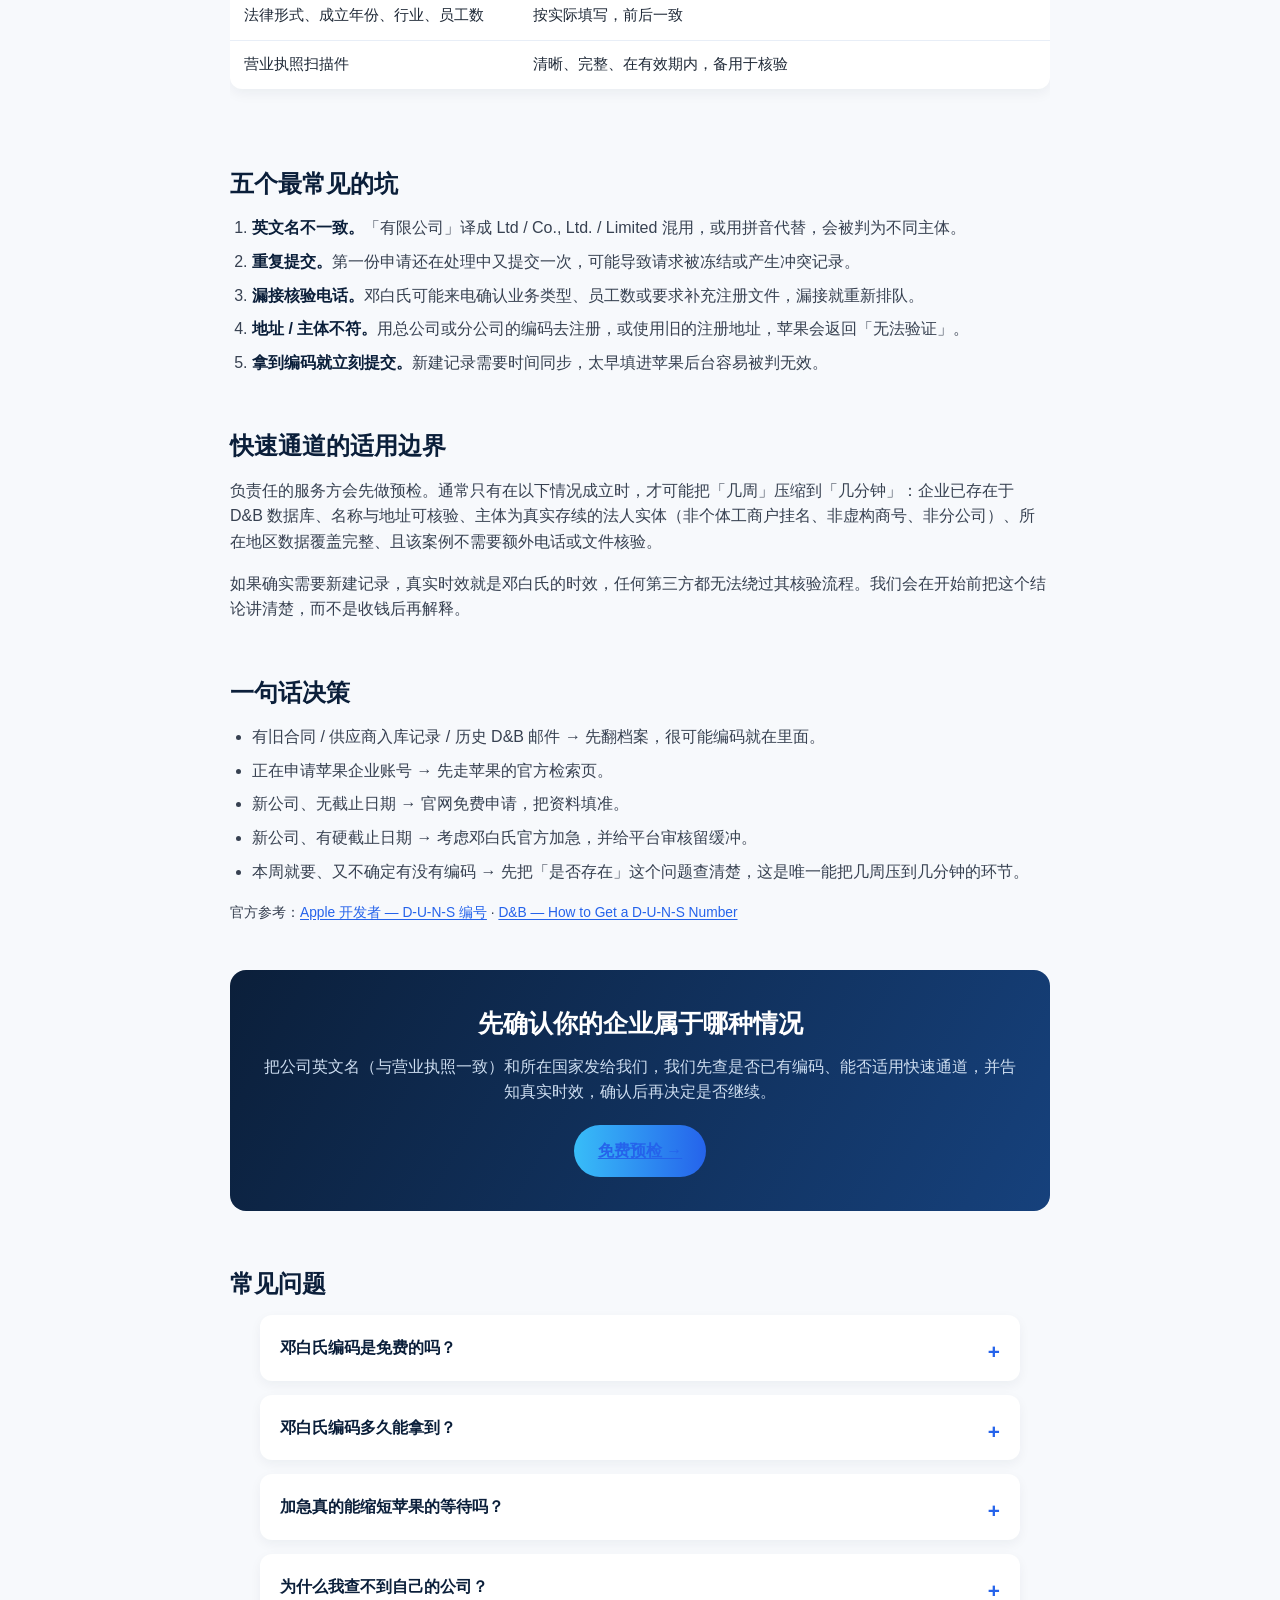
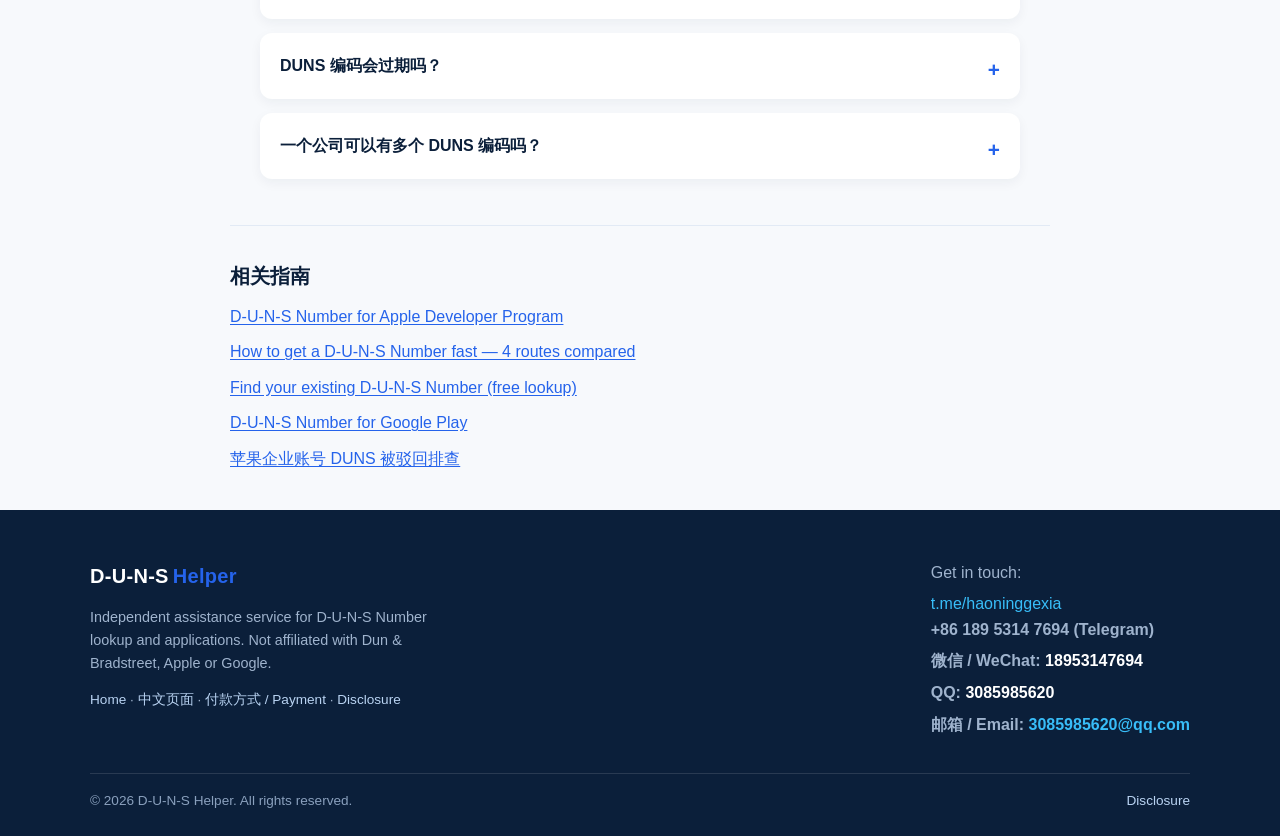
<file: guides/duns-bianhao-jiaji.html>
<!DOCTYPE html>
<html lang="zh-CN">
<head>
  <meta charset="UTF-8" />
  <meta name="viewport" content="width=device-width, initial-scale=1.0" />
  <title>邓白氏编码（DUNS）加急要多久？2026 各通道时效对比与避坑清单</title>
  <meta name="description" content="邓白氏编码（DUNS）加急到底要多久？官方免费 30 个工作日、付费加急 8 个工作日、苹果通道 5 个工作日、已有编码检索几分钟。附材料清单、五大常见坑与适用边界。" />
  <meta name="robots" content="index, follow, max-image-preview:large, max-snippet:-1" />
  <link rel="canonical" href="https://haoninggexia.github.io/D-U-N-S/guides/duns-bianhao-jiaji.html" />
  <meta property="og:type" content="article" />
  <meta property="og:site_name" content="D-U-N-S Helper" />
  <meta property="og:title" content="邓白氏编码（DUNS）加急要多久？2026 各通道时效对比与避坑清单" />
  <meta property="og:description" content="邓白氏编码（DUNS）加急到底要多久？官方免费 30 个工作日、付费加急 8 个工作日、苹果通道 5 个工作日、已有编码检索几分钟。附材料清单、五大常见坑与适用边界。" />
  <meta property="og:url" content="https://haoninggexia.github.io/D-U-N-S/guides/duns-bianhao-jiaji.html" />
  <meta property="og:image" content="https://haoninggexia.github.io/D-U-N-S/og-image.png" />
  <meta name="twitter:card" content="summary_large_image" />
  <meta name="twitter:title" content="邓白氏编码（DUNS）加急要多久？2026 各通道时效对比与避坑清单" />
  <meta name="twitter:description" content="邓白氏编码（DUNS）加急到底要多久？官方免费 30 个工作日、付费加急 8 个工作日、苹果通道 5 个工作日、已有编码检索几分钟。附材料清单、五大常见坑与适用边界。" />
  <meta name="twitter:image" content="https://haoninggexia.github.io/D-U-N-S/og-image.png" />
  <meta name="theme-color" content="#0b1f3a" />
  <link rel="stylesheet" href="../styles.css" />
  <link rel="stylesheet" href="../article.css" />
  <script type="application/ld+json">
{
  "@context": "https://schema.org",
  "@type": "FAQPage",
  "mainEntity": [
    {
      "@type": "Question",
      "name": "邓白氏编码是免费的吗？",
      "acceptedAnswer": {
        "@type": "Answer",
        "text": "是。邓白氏官方发放的标准 DUNS 编码免费。收费的是官方加急选项，或第三方提供的检索、核对与申请协助服务——不是编码本身。"
      }
    },
    {
      "@type": "Question",
      "name": "邓白氏编码多久能拿到？",
      "acceptedAnswer": {
        "@type": "Answer",
        "text": "官方标准通道最长约 30 个工作日，官方付费加急约 8 个工作日，苹果开发者通道约 5 个工作日。若企业已有编码，检索核验通常几分钟即可完成。"
      }
    },
    {
      "@type": "Question",
      "name": "加急真的能缩短苹果的等待吗？",
      "acceptedAnswer": {
        "@type": "Answer",
        "text": "苹果中文支持页明确说明，对 D-U-N-S 编号创建流程进行加急不会缩短其等待时间。苹果的主体审核是独立流程。"
      }
    },
    {
      "@type": "Question",
      "name": "为什么我查不到自己的公司？",
      "acceptedAnswer": {
        "@type": "Answer",
        "text": "常见原因是英文名与登记译法不一致、地址或电话已变更、公司成立时间很短，或该地区 D&B 数据覆盖有限。可尝试用地址和电话反查。"
      }
    },
    {
      "@type": "Question",
      "name": "DUNS 编码会过期吗？",
      "acceptedAnswer": {
        "@type": "Answer",
        "text": "不会。它是企业实体在某地址的永久标识；企业注销或主体结构重大变更时，D&B 可能把记录标记为非活跃。"
      }
    },
    {
      "@type": "Question",
      "name": "一个公司可以有多个 DUNS 编码吗？",
      "acceptedAnswer": {
        "@type": "Answer",
        "text": "每个实际经营地址可以有独立编码；同一地址上的单一法人实体通常只应有一个，不要重复申请。"
      }
    }
  ]
}
  </script>
  <script type="application/ld+json">
{
  "@context": "https://schema.org",
  "@type": "BreadcrumbList",
  "itemListElement": [
    {
      "@type": "ListItem",
      "position": 1,
      "name": "Home",
      "item": "https://haoninggexia.github.io/D-U-N-S/"
    },
    {
      "@type": "ListItem",
      "position": 2,
      "name": "Guides",
      "item": "https://haoninggexia.github.io/D-U-N-S/#guides"
    },
    {
      "@type": "ListItem",
      "position": 3,
      "name": "邓白氏编码加急时效",
      "item": "https://haoninggexia.github.io/D-U-N-S/guides/duns-bianhao-jiaji.html"
    }
  ]
}
  </script>
</head>
<body>
  <header class="site-header">
    <div class="container header-inner">
      <a class="brand" href="../index.html">D&#8209;U&#8209;N&#8209;S<span>Helper</span></a>
      <nav class="nav">
        <a href="../index.html#compare">时效对比</a>
        <a href="../index.html#guides">专题指南</a>
        <a href="../index.html#pricing">费用</a>
        <a href="../index.html#payment">付款方式</a>
        <a class="lang-switch" href="../zh.html">English</a>
        <a class="nav-cta" href="../index.html?utm_source=guide_duns-bianhao-jiaji&utm_medium=internal#contact">免费预检</a>
      </nav>
    </div>
  </header>

  <main class="container article-wrap">
    <div class="breadcrumb"><a href="../index.html">首页</a><span>&rsaquo;</span><a href="../index.html#guides">专题指南</a><span>&rsaquo;</span>邓白氏编码加急时效</div>

    <article class="article">
      <header class="article-head">
        <h1>邓白氏编码加急要多久？</h1>
        <p class="article-lead">官方免费通道最长 30 个工作日，官方付费加急仍需约 8 个工作日，苹果开发者通道约 5 个工作日。但很多企业根本不用「申请」——编码早就存在，只是没找到。先分清这两种情况，再谈加急。</p>
        <p class="article-meta">D-U-N-S Helper &middot; 更新于 2026 年 11 月 &middot; 7 分钟阅读</p>
      </header>


<h2>第一步：你是「新申请」还是「查已有编码」？</h2>
<p>这是决定时效的关键。邓白氏（Dun &amp; Bradstreet, D&amp;B）维护的是全球企业数据库，DUNS 编码是它给「某一地址上的某一法人实体」分配的九位标识。很多企业在被大客户、平台或金融机构核验时，就已经被建过档，企业主本人却完全不知道。</p>
<p>苹果官方帮助页也明确建议：<strong>注册前先查询你的组织是否已有 D-U-N-S 编号</strong>，查不到再提交申请。跳过这一步，就会为一份本已存在的记录再等上几周。</p>

<h2>四条通道的时效与成本（2026）</h2>
<div class="table-scroll"><table>
<thead><tr><th>通道</th><th>典型耗时</th><th>费用</th><th>适用情况</th></tr></thead>
<tbody>
<tr><td>邓白氏官网标准免费申请</td><td>最长约 30 个工作日</td><td>免费</td><td>全新主体、没有截止日期</td></tr>
<tr><td>邓白氏官方付费加急（结账页可选）</td><td>约 8 个工作日</td><td>约 $229</td><td>确实需要新建记录且有 deadline</td></tr>
<tr><td>苹果开发者 D-U-N-S 检索 / 申请通道</td><td>约 5 个工作日收到编码</td><td>免费</td><td>仅在申请苹果企业账号时可用</td></tr>
<tr><td>检索并核验已存在的编码</td><td>通常几分钟</td><td>视是否委托协助</td><td>大多数已注册企业</td></tr>
</tbody></table></div>
<div class="callout warn"><p><strong>注意：</strong>苹果中文支持页明确写着「对 D-U-N-S 编号创建流程进行加急不会缩短此等待时间」。也就是说，花钱催表单，不等于能插队。任何声称「全新主体也能秒出」的说法都值得怀疑。</p></div>
<p>另外要预留两段独立时间：编码创建后需要同步到各平台数据库，苹果 / Google 还会再做一次自己的主体审核。整个企业账号开通的时间线，不等于拿到九位数字的时间线。</p>

<h2>申请前材料清单</h2>
<div class="table-scroll"><table>
<thead><tr><th>项目</th><th>填写要求</th></tr></thead>
<tbody>
<tr><td>企业法定名称</td><td>与营业执照完全一致；英文名需固定一种译法，不用缩写、不用纯拼音</td></tr>
<tr><td>注册地址</td><td>精确到门牌号，含省市与邮编；与工商登记一致</td></tr>
<tr><td>企业联系电话</td><td>工作时间内有人接听，邓白氏可能来电核验</td></tr>
<tr><td>法人 / 负责人姓名</td><td>与登记信息一致</td></tr>
<tr><td>法律形式、成立年份、行业、员工数</td><td>按实际填写，前后一致</td></tr>
<tr><td>营业执照扫描件</td><td>清晰、完整、在有效期内，备用于核验</td></tr>
</tbody></table></div>

<h2>五个最常见的坑</h2>
<ol>
<li><strong>英文名不一致。</strong>「有限公司」译成 Ltd / Co., Ltd. / Limited 混用，或用拼音代替，会被判为不同主体。</li>
<li><strong>重复提交。</strong>第一份申请还在处理中又提交一次，可能导致请求被冻结或产生冲突记录。</li>
<li><strong>漏接核验电话。</strong>邓白氏可能来电确认业务类型、员工数或要求补充注册文件，漏接就重新排队。</li>
<li><strong>地址 / 主体不符。</strong>用总公司或分公司的编码去注册，或使用旧的注册地址，苹果会返回「无法验证」。</li>
<li><strong>拿到编码就立刻提交。</strong>新建记录需要时间同步，太早填进苹果后台容易被判无效。</li>
</ol>

<h2>快速通道的适用边界</h2>
<p>负责任的服务方会先做预检。通常只有在以下情况成立时，才可能把「几周」压缩到「几分钟」：企业已存在于 D&amp;B 数据库、名称与地址可核验、主体为真实存续的法人实体（非个体工商户挂名、非虚构商号、非分公司）、所在地区数据覆盖完整、且该案例不需要额外电话或文件核验。</p>
<p>如果确实需要新建记录，真实时效就是邓白氏的时效，任何第三方都无法绕过其核验流程。我们会在开始前把这个结论讲清楚，而不是收钱后再解释。</p>

<h2>一句话决策</h2>
<ul>
<li>有旧合同 / 供应商入库记录 / 历史 D&amp;B 邮件 → 先翻档案，很可能编码就在里面。</li>
<li>正在申请苹果企业账号 → 先走苹果的官方检索页。</li>
<li>新公司、无截止日期 → 官网免费申请，把资料填准。</li>
<li>新公司、有硬截止日期 → 考虑邓白氏官方加急，并给平台审核留缓冲。</li>
<li>本周就要、又不确定有没有编码 → 先把「是否存在」这个问题查清楚，这是唯一能把几周压到几分钟的环节。</li>
</ul>
<p class="source-list">官方参考：<a href="https://developer.apple.com/cn/support/D-U-N-S/" target="_blank" rel="nofollow noopener">Apple 开发者 — D-U-N-S 编号</a> · <a href="https://www.dandb.com/free-duns-number/" target="_blank" rel="nofollow noopener">D&amp;B — How to Get a D-U-N-S Number</a></p>


      <div class="article-cta">
        <h2>先确认你的企业属于哪种情况</h2>
        <p>把公司英文名（与营业执照一致）和所在国家发给我们，我们先查是否已有编码、能否适用快速通道，并告知真实时效，确认后再决定是否继续。</p>
        <a class="btn btn-primary" href="../index.html?utm_source=guide_duns-bianhao-jiaji&utm_medium=internal#contact">免费预检 &rarr;</a>
      </div>

      <section class="article-faq">
        <h2>常见问题</h2>
        <div class="faq-list">
          <details><summary>邓白氏编码是免费的吗？</summary><p>是。邓白氏官方发放的标准 DUNS 编码免费。收费的是官方加急选项，或第三方提供的检索、核对与申请协助服务——不是编码本身。</p></details>
          <details><summary>邓白氏编码多久能拿到？</summary><p>官方标准通道最长约 30 个工作日，官方付费加急约 8 个工作日，苹果开发者通道约 5 个工作日。若企业已有编码，检索核验通常几分钟即可完成。</p></details>
          <details><summary>加急真的能缩短苹果的等待吗？</summary><p>苹果中文支持页明确说明，对 D-U-N-S 编号创建流程进行加急不会缩短其等待时间。苹果的主体审核是独立流程。</p></details>
          <details><summary>为什么我查不到自己的公司？</summary><p>常见原因是英文名与登记译法不一致、地址或电话已变更、公司成立时间很短，或该地区 D&amp;B 数据覆盖有限。可尝试用地址和电话反查。</p></details>
          <details><summary>DUNS 编码会过期吗？</summary><p>不会。它是企业实体在某地址的永久标识；企业注销或主体结构重大变更时，D&amp;B 可能把记录标记为非活跃。</p></details>
          <details><summary>一个公司可以有多个 DUNS 编码吗？</summary><p>每个实际经营地址可以有独立编码；同一地址上的单一法人实体通常只应有一个，不要重复申请。</p></details>
        </div>
      </section>

      <section class="related">
        <h2>相关指南</h2>
        <ul>
          <li><a href="apple-developer-duns.html">D-U-N-S Number for Apple Developer Program</a></li>
          <li><a href="duns-number-fast.html">How to get a D-U-N-S Number fast — 4 routes compared</a></li>
          <li><a href="duns-lookup.html">Find your existing D-U-N-S Number (free lookup)</a></li>
          <li><a href="google-play-duns.html">D-U-N-S Number for Google Play</a></li>
          <li><a href="pingguo-kaifazhe-duns.html">苹果企业账号 DUNS 被驳回排查</a></li>
        </ul>
      </section>
    </article>
  </main>

  <footer class="site-footer">
    <div class="container footer-inner">
      <div>
        <div class="brand">D&#8209;U&#8209;N&#8209;S<span>Helper</span></div>
        <p class="footer-note">Independent assistance service for D-U-N-S Number lookup and applications. Not affiliated with Dun &amp; Bradstreet, Apple or Google.</p>
        <p class="footer-links"><a href="../index.html">Home</a> · <a href="../zh.html">中文页面</a> · <a href="../index.html#payment">付款方式 / Payment</a> · <a href="../index.html#compliance">Disclosure</a></p>
      </div>
      <div class="footer-contact">
        <p>Get in touch:</p>
        <a class="tg-link" href="https://t.me/haoninggexia" target="_blank" rel="noopener">t.me/haoninggexia</a>
        <p class="tg-phone-footer">+86 189 5314 7694 (Telegram)</p>
        <p class="tg-phone-footer">微信 / WeChat: <strong>18953147694</strong></p>
        <p class="tg-phone-footer">QQ: <strong>3085985620</strong></p>
        <p class="tg-phone-footer">邮箱 / Email: <a href="mailto:3085985620@qq.com">3085985620@qq.com</a></p>
      </div>
    </div>
    <div class="container footer-bottom">
      <span>&copy; <span id="year"></span> D-U-N-S Helper. All rights reserved.</span>
      <span><a href="../index.html#compliance">Disclosure</a></span>
    </div>
  </footer>
  <script>document.getElementById('year').textContent = new Date().getFullYear();</script>
</body>
</html>
</file>
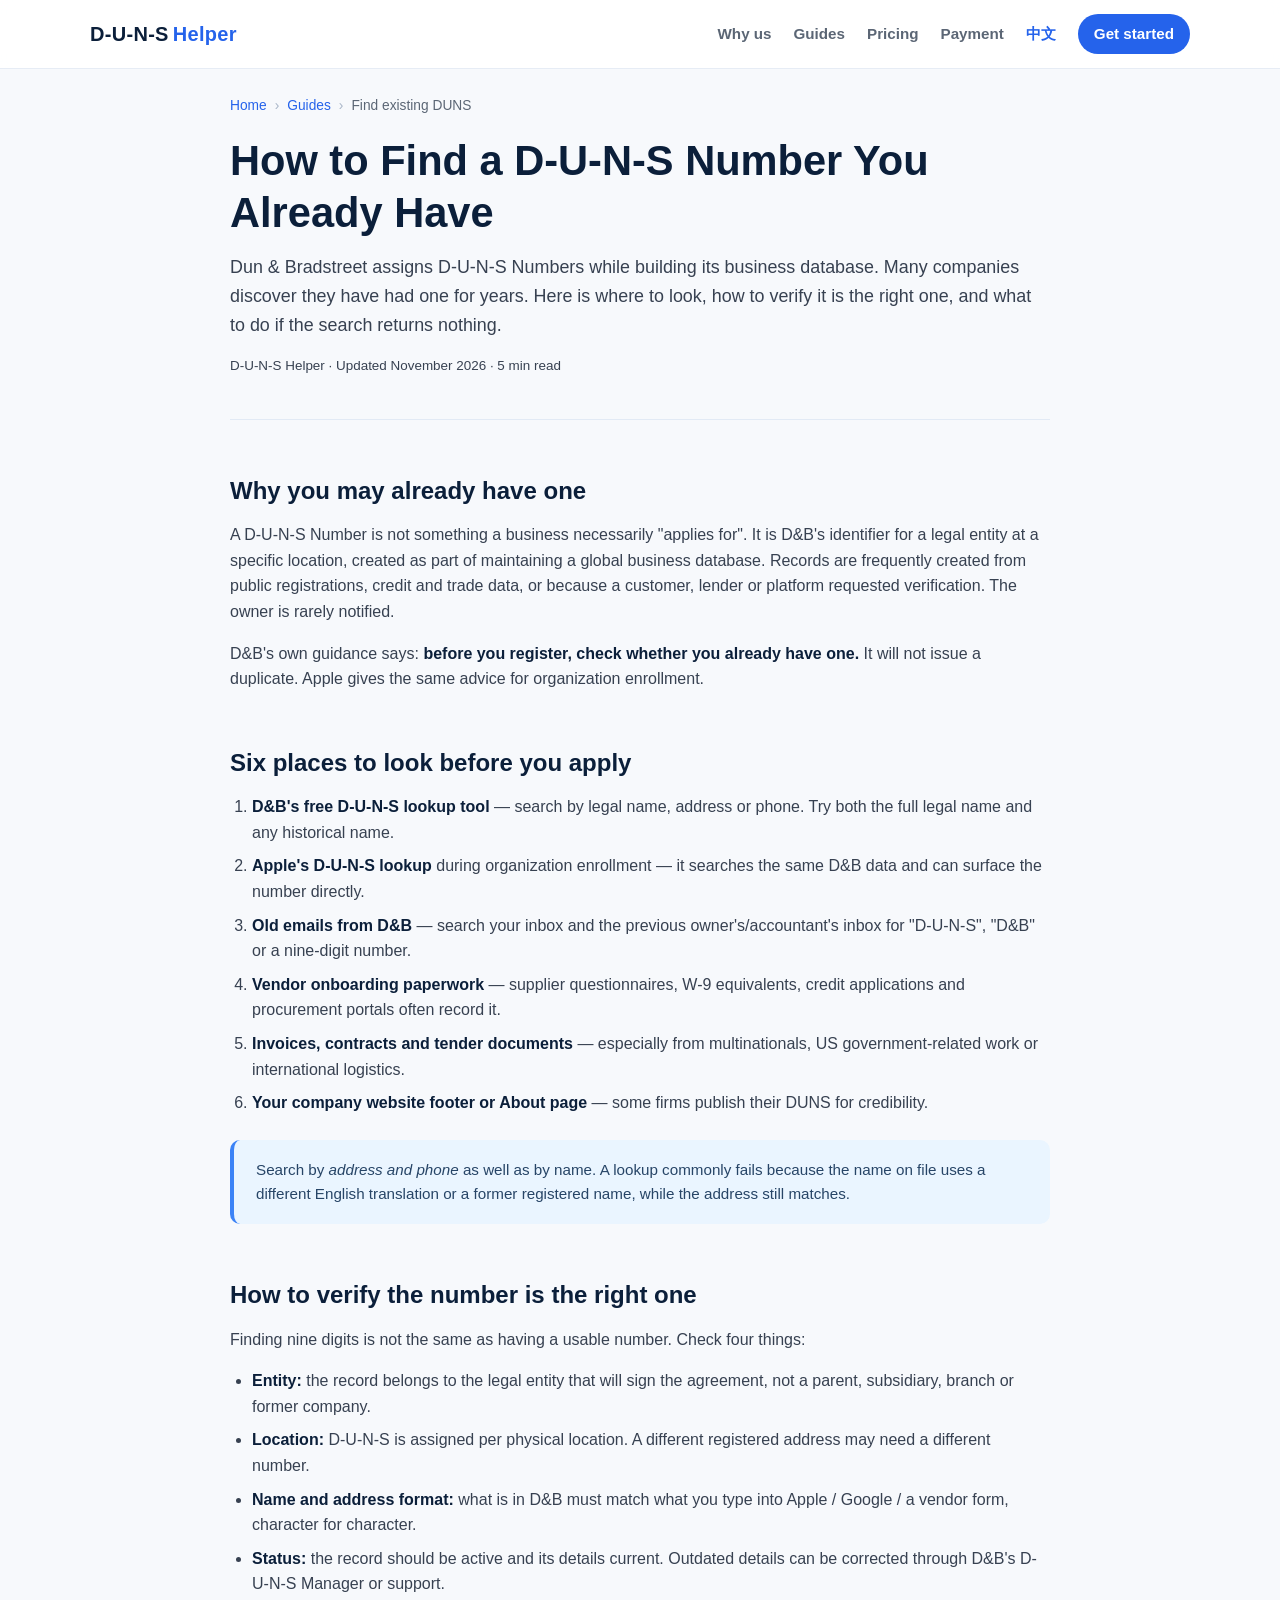
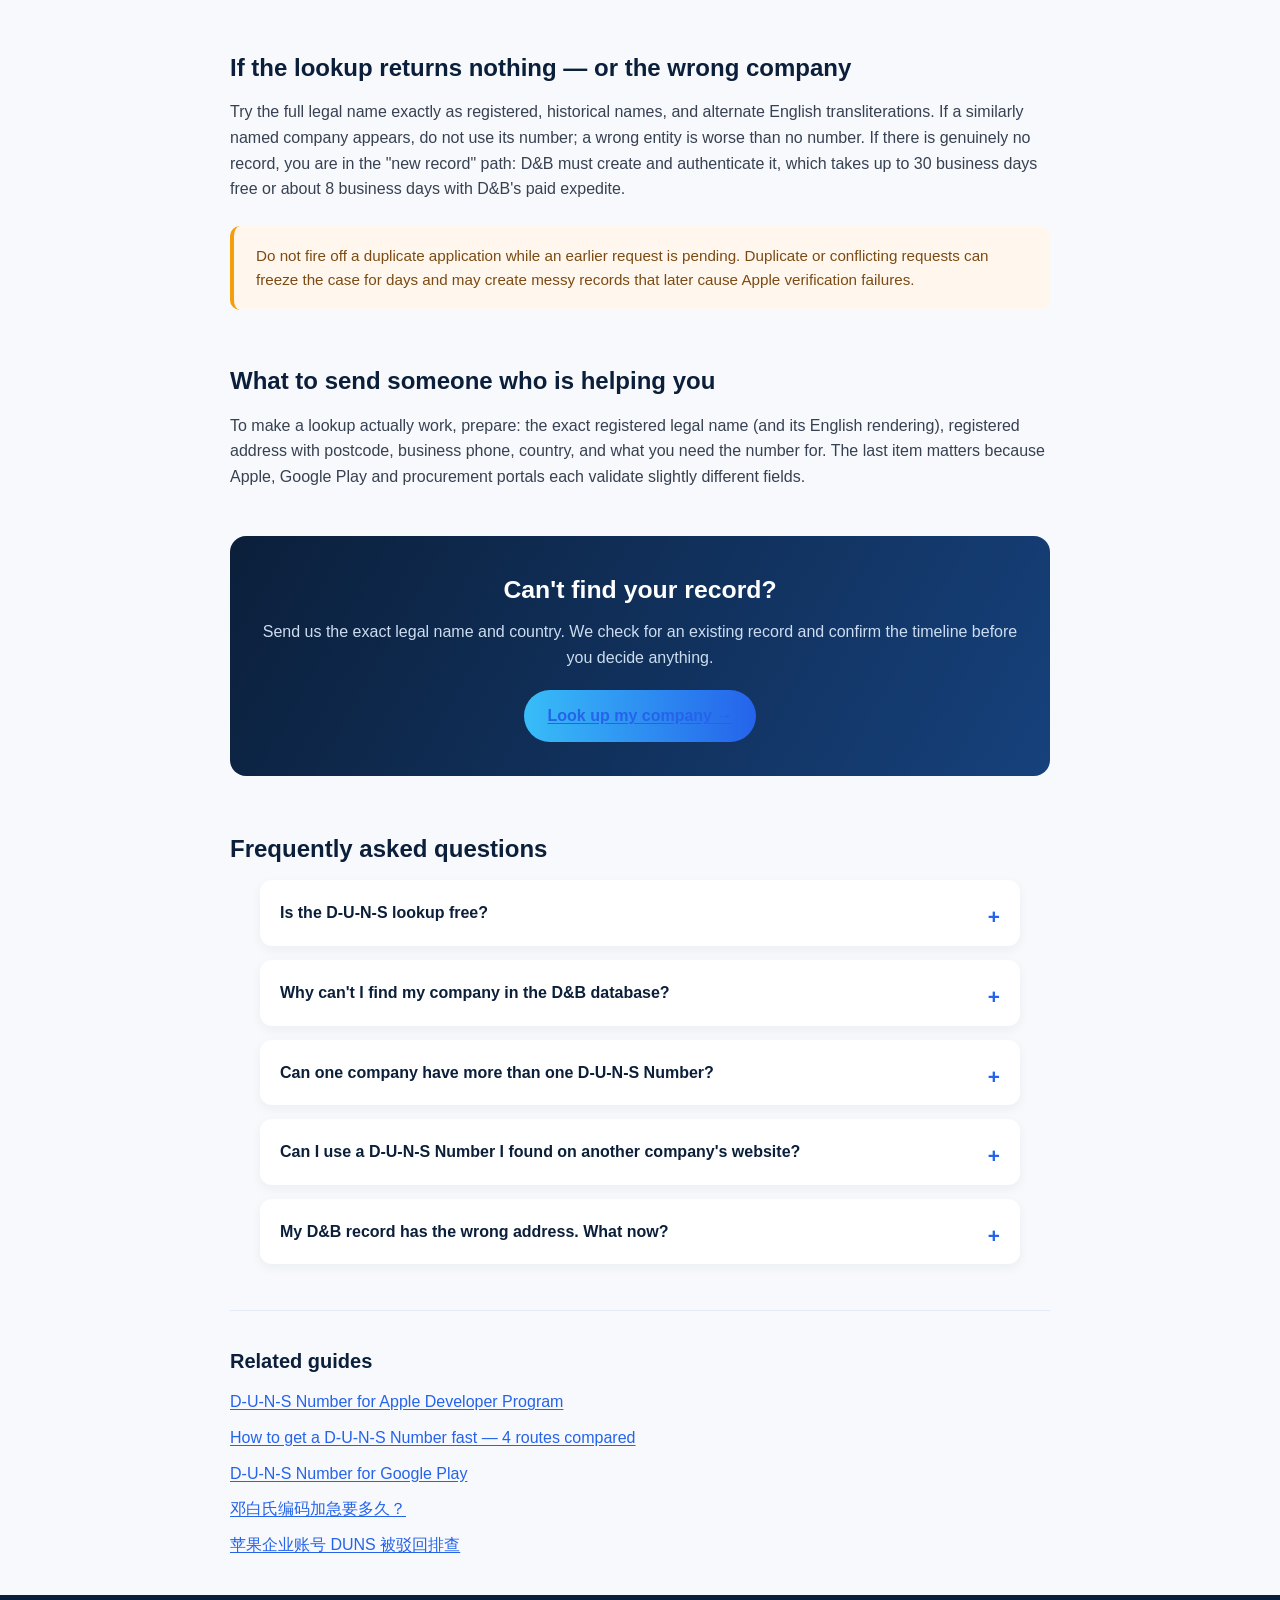
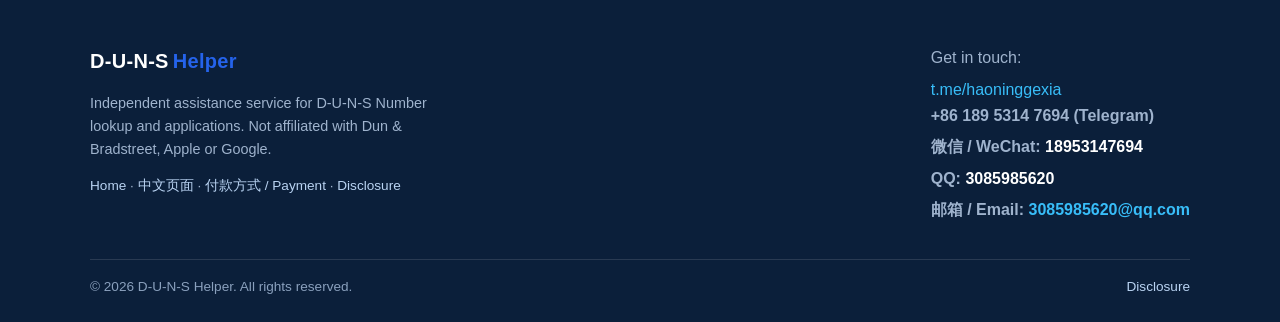
<file: guides/duns-lookup.html>
<!DOCTYPE html>
<html lang="en">
<head>
  <meta charset="UTF-8" />
  <meta name="viewport" content="width=device-width, initial-scale=1.0" />
  <title>How to Find Your Existing D-U-N-S Number (Free Lookup Guide)</title>
  <meta name="description" content="Most registered companies already have a D-U-N-S Number. Learn the free places to look it up, how to verify entity/address match, and what to do when the D&amp;B or Apple lookup returns no result." />
  <meta name="robots" content="index, follow, max-image-preview:large, max-snippet:-1" />
  <link rel="canonical" href="https://haoninggexia.github.io/D-U-N-S/guides/duns-lookup.html" />
  <meta property="og:type" content="article" />
  <meta property="og:site_name" content="D-U-N-S Helper" />
  <meta property="og:title" content="How to Find Your Existing D-U-N-S Number (Free Lookup Guide)" />
  <meta property="og:description" content="Most registered companies already have a D-U-N-S Number. Learn the free places to look it up, how to verify entity/address match, and what to do when the D&amp;B or Apple lookup returns no result." />
  <meta property="og:url" content="https://haoninggexia.github.io/D-U-N-S/guides/duns-lookup.html" />
  <meta property="og:image" content="https://haoninggexia.github.io/D-U-N-S/og-image.png" />
  <meta name="twitter:card" content="summary_large_image" />
  <meta name="twitter:title" content="How to Find Your Existing D-U-N-S Number (Free Lookup Guide)" />
  <meta name="twitter:description" content="Most registered companies already have a D-U-N-S Number. Learn the free places to look it up, how to verify entity/address match, and what to do when the D&amp;B or Apple lookup returns no result." />
  <meta name="twitter:image" content="https://haoninggexia.github.io/D-U-N-S/og-image.png" />
  <meta name="theme-color" content="#0b1f3a" />
  <link rel="stylesheet" href="../styles.css" />
  <link rel="stylesheet" href="../article.css" />
  <script type="application/ld+json">
{
  "@context": "https://schema.org",
  "@type": "FAQPage",
  "mainEntity": [
    {
      "@type": "Question",
      "name": "Is the D-U-N-S lookup free?",
      "acceptedAnswer": {
        "@type": "Answer",
        "text": "Yes. D&B offers a free lookup tool, and Apple's lookup during organization enrollment is free too. Third-party services charge for convenience, verification and support."
      }
    },
    {
      "@type": "Question",
      "name": "Why can't I find my company in the D&B database?",
      "acceptedAnswer": {
        "@type": "Answer",
        "text": "Common reasons are a name that differs from the registered version, an outdated address or phone, a very new company, or limited D&B coverage in your jurisdiction. Try searching by address and phone."
      }
    },
    {
      "@type": "Question",
      "name": "Can one company have more than one D-U-N-S Number?",
      "acceptedAnswer": {
        "@type": "Answer",
        "text": "Each physical location of a business can have its own number. One legal entity at one address should normally have one."
      }
    },
    {
      "@type": "Question",
      "name": "Can I use a D-U-N-S Number I found on another company's website?",
      "acceptedAnswer": {
        "@type": "Answer",
        "text": "No. It identifies that legal entity only, and platform verification will reject a mismatch."
      }
    },
    {
      "@type": "Question",
      "name": "My D&B record has the wrong address. What now?",
      "acceptedAnswer": {
        "@type": "Answer",
        "text": "Request an update through D&B's D-U-N-S Manager or contact D&B support. Allow time for the change to propagate before submitting it to Apple or Google."
      }
    }
  ]
}
  </script>
  <script type="application/ld+json">
{
  "@context": "https://schema.org",
  "@type": "BreadcrumbList",
  "itemListElement": [
    {
      "@type": "ListItem",
      "position": 1,
      "name": "Home",
      "item": "https://haoninggexia.github.io/D-U-N-S/"
    },
    {
      "@type": "ListItem",
      "position": 2,
      "name": "Guides",
      "item": "https://haoninggexia.github.io/D-U-N-S/#guides"
    },
    {
      "@type": "ListItem",
      "position": 3,
      "name": "Find existing DUNS",
      "item": "https://haoninggexia.github.io/D-U-N-S/guides/duns-lookup.html"
    }
  ]
}
  </script>
</head>
<body>
  <header class="site-header">
    <div class="container header-inner">
      <a class="brand" href="../index.html">D&#8209;U&#8209;N&#8209;S<span>Helper</span></a>
      <nav class="nav">
        <a href="../index.html#compare">Why us</a>
        <a href="../index.html#guides">Guides</a>
        <a href="../index.html#pricing">Pricing</a>
        <a href="../index.html#payment">Payment</a>
        <a class="lang-switch" href="../zh.html">中文</a>
        <a class="nav-cta" href="../index.html?utm_source=guide_duns-lookup&utm_medium=internal#contact">Get started</a>
      </nav>
    </div>
  </header>

  <main class="container article-wrap">
    <div class="breadcrumb"><a href="../index.html">Home</a><span>&rsaquo;</span><a href="../index.html#guides">Guides</a><span>&rsaquo;</span>Find existing DUNS</div>

    <article class="article">
      <header class="article-head">
        <h1>How to Find a D-U-N-S Number You Already Have</h1>
        <p class="article-lead">Dun &amp; Bradstreet assigns D-U-N-S Numbers while building its business database. Many companies discover they have had one for years. Here is where to look, how to verify it is the right one, and what to do if the search returns nothing.</p>
        <p class="article-meta">D-U-N-S Helper &middot; Updated November 2026 &middot; 5 min read</p>
      </header>


<h2>Why you may already have one</h2>
<p>A D-U-N-S Number is not something a business necessarily "applies for". It is D&amp;B's identifier for a legal entity at a specific location, created as part of maintaining a global business database. Records are frequently created from public registrations, credit and trade data, or because a customer, lender or platform requested verification. The owner is rarely notified.</p>
<p>D&amp;B's own guidance says: <strong>before you register, check whether you already have one.</strong> It will not issue a duplicate. Apple gives the same advice for organization enrollment.</p>

<h2>Six places to look before you apply</h2>
<ol>
<li><strong>D&amp;B's free D-U-N-S lookup tool</strong> — search by legal name, address or phone. Try both the full legal name and any historical name.</li>
<li><strong>Apple's D-U-N-S lookup</strong> during organization enrollment — it searches the same D&amp;B data and can surface the number directly.</li>
<li><strong>Old emails from D&amp;B</strong> — search your inbox and the previous owner's/accountant's inbox for "D-U-N-S", "D&B" or a nine-digit number.</li>
<li><strong>Vendor onboarding paperwork</strong> — supplier questionnaires, W-9 equivalents, credit applications and procurement portals often record it.</li>
<li><strong>Invoices, contracts and tender documents</strong> — especially from multinationals, US government-related work or international logistics.</li>
<li><strong>Your company website footer or About page</strong> — some firms publish their DUNS for credibility.</li>
</ol>
<div class="callout"><p>Search by <em>address and phone</em> as well as by name. A lookup commonly fails because the name on file uses a different English translation or a former registered name, while the address still matches.</p></div>

<h2>How to verify the number is the right one</h2>
<p>Finding nine digits is not the same as having a usable number. Check four things:</p>
<ul>
<li><strong>Entity:</strong> the record belongs to the legal entity that will sign the agreement, not a parent, subsidiary, branch or former company.</li>
<li><strong>Location:</strong> D-U-N-S is assigned per physical location. A different registered address may need a different number.</li>
<li><strong>Name and address format:</strong> what is in D&amp;B must match what you type into Apple / Google / a vendor form, character for character.</li>
<li><strong>Status:</strong> the record should be active and its details current. Outdated details can be corrected through D&amp;B's D-U-N-S Manager or support.</li>
</ul>

<h2>If the lookup returns nothing — or the wrong company</h2>
<p>Try the full legal name exactly as registered, historical names, and alternate English transliterations. If a similarly named company appears, do not use its number; a wrong entity is worse than no number. If there is genuinely no record, you are in the "new record" path: D&amp;B must create and authenticate it, which takes up to 30 business days free or about 8 business days with D&amp;B's paid expedite.</p>
<div class="callout warn"><p>Do not fire off a duplicate application while an earlier request is pending. Duplicate or conflicting requests can freeze the case for days and may create messy records that later cause Apple verification failures.</p></div>

<h2>What to send someone who is helping you</h2>
<p>To make a lookup actually work, prepare: the exact registered legal name (and its English rendering), registered address with postcode, business phone, country, and what you need the number for. The last item matters because Apple, Google Play and procurement portals each validate slightly different fields.</p>


      <div class="article-cta">
        <h2>Can't find your record?</h2>
        <p>Send us the exact legal name and country. We check for an existing record and confirm the timeline before you decide anything.</p>
        <a class="btn btn-primary" href="../index.html?utm_source=guide_duns-lookup&utm_medium=internal#contact">Look up my company &rarr;</a>
      </div>

      <section class="article-faq">
        <h2>Frequently asked questions</h2>
        <div class="faq-list">
          <details><summary>Is the D-U-N-S lookup free?</summary><p>Yes. D&amp;B offers a free lookup tool, and Apple's lookup during organization enrollment is free too. Third-party services charge for convenience, verification and support.</p></details>
          <details><summary>Why can't I find my company in the D&amp;B database?</summary><p>Common reasons are a name that differs from the registered version, an outdated address or phone, a very new company, or limited D&amp;B coverage in your jurisdiction. Try searching by address and phone.</p></details>
          <details><summary>Can one company have more than one D-U-N-S Number?</summary><p>Each physical location of a business can have its own number. One legal entity at one address should normally have one.</p></details>
          <details><summary>Can I use a D-U-N-S Number I found on another company's website?</summary><p>No. It identifies that legal entity only, and platform verification will reject a mismatch.</p></details>
          <details><summary>My D&amp;B record has the wrong address. What now?</summary><p>Request an update through D&amp;B's D-U-N-S Manager or contact D&amp;B support. Allow time for the change to propagate before submitting it to Apple or Google.</p></details>
        </div>
      </section>

      <section class="related">
        <h2>Related guides</h2>
        <ul>
          <li><a href="apple-developer-duns.html">D-U-N-S Number for Apple Developer Program</a></li>
          <li><a href="duns-number-fast.html">How to get a D-U-N-S Number fast — 4 routes compared</a></li>
          <li><a href="google-play-duns.html">D-U-N-S Number for Google Play</a></li>
          <li><a href="duns-bianhao-jiaji.html">邓白氏编码加急要多久？</a></li>
          <li><a href="pingguo-kaifazhe-duns.html">苹果企业账号 DUNS 被驳回排查</a></li>
        </ul>
      </section>
    </article>
  </main>

  <footer class="site-footer">
    <div class="container footer-inner">
      <div>
        <div class="brand">D&#8209;U&#8209;N&#8209;S<span>Helper</span></div>
        <p class="footer-note">Independent assistance service for D-U-N-S Number lookup and applications. Not affiliated with Dun &amp; Bradstreet, Apple or Google.</p>
        <p class="footer-links"><a href="../index.html">Home</a> · <a href="../zh.html">中文页面</a> · <a href="../index.html#payment">付款方式 / Payment</a> · <a href="../index.html#compliance">Disclosure</a></p>
      </div>
      <div class="footer-contact">
        <p>Get in touch:</p>
        <a class="tg-link" href="https://t.me/haoninggexia" target="_blank" rel="noopener">t.me/haoninggexia</a>
        <p class="tg-phone-footer">+86 189 5314 7694 (Telegram)</p>
        <p class="tg-phone-footer">微信 / WeChat: <strong>18953147694</strong></p>
        <p class="tg-phone-footer">QQ: <strong>3085985620</strong></p>
        <p class="tg-phone-footer">邮箱 / Email: <a href="mailto:3085985620@qq.com">3085985620@qq.com</a></p>
      </div>
    </div>
    <div class="container footer-bottom">
      <span>&copy; <span id="year"></span> D-U-N-S Helper. All rights reserved.</span>
      <span><a href="../index.html#compliance">Disclosure</a></span>
    </div>
  </footer>
  <script>document.getElementById('year').textContent = new Date().getFullYear();</script>
</body>
</html>
</file>
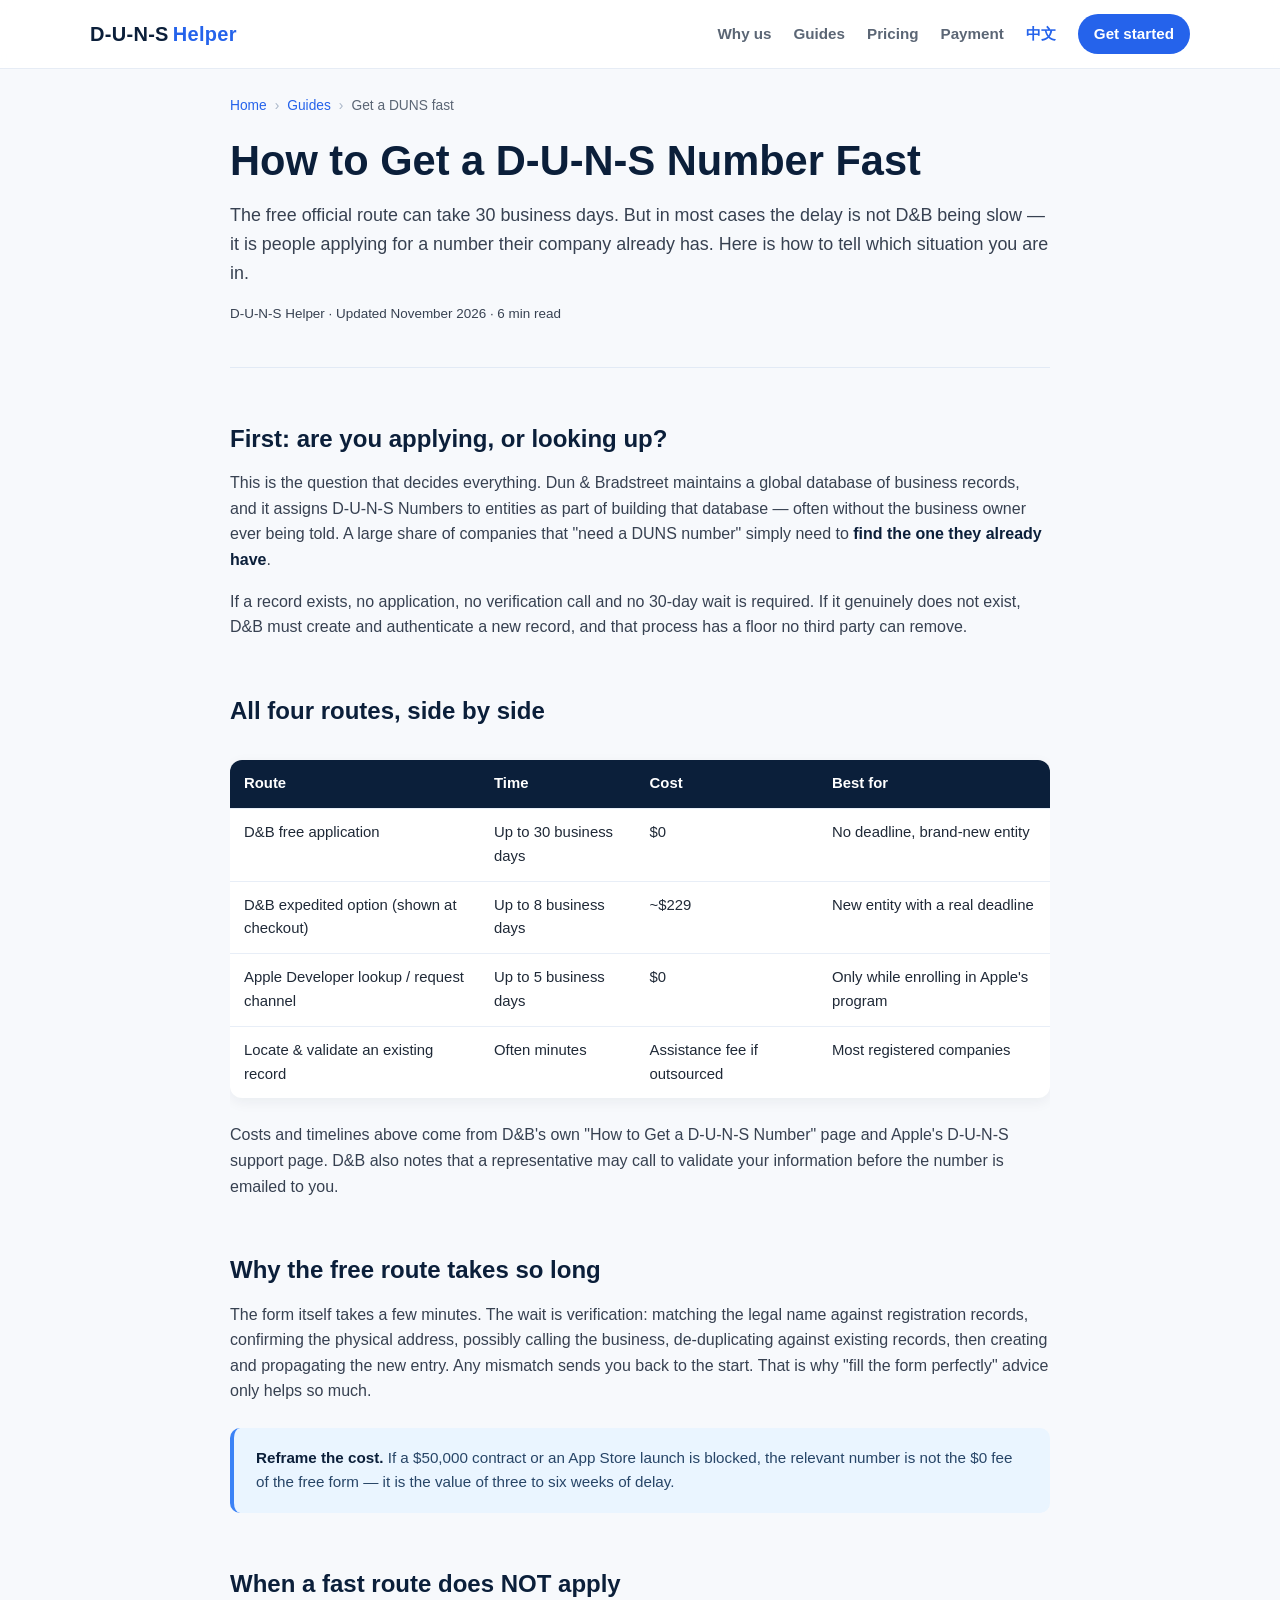
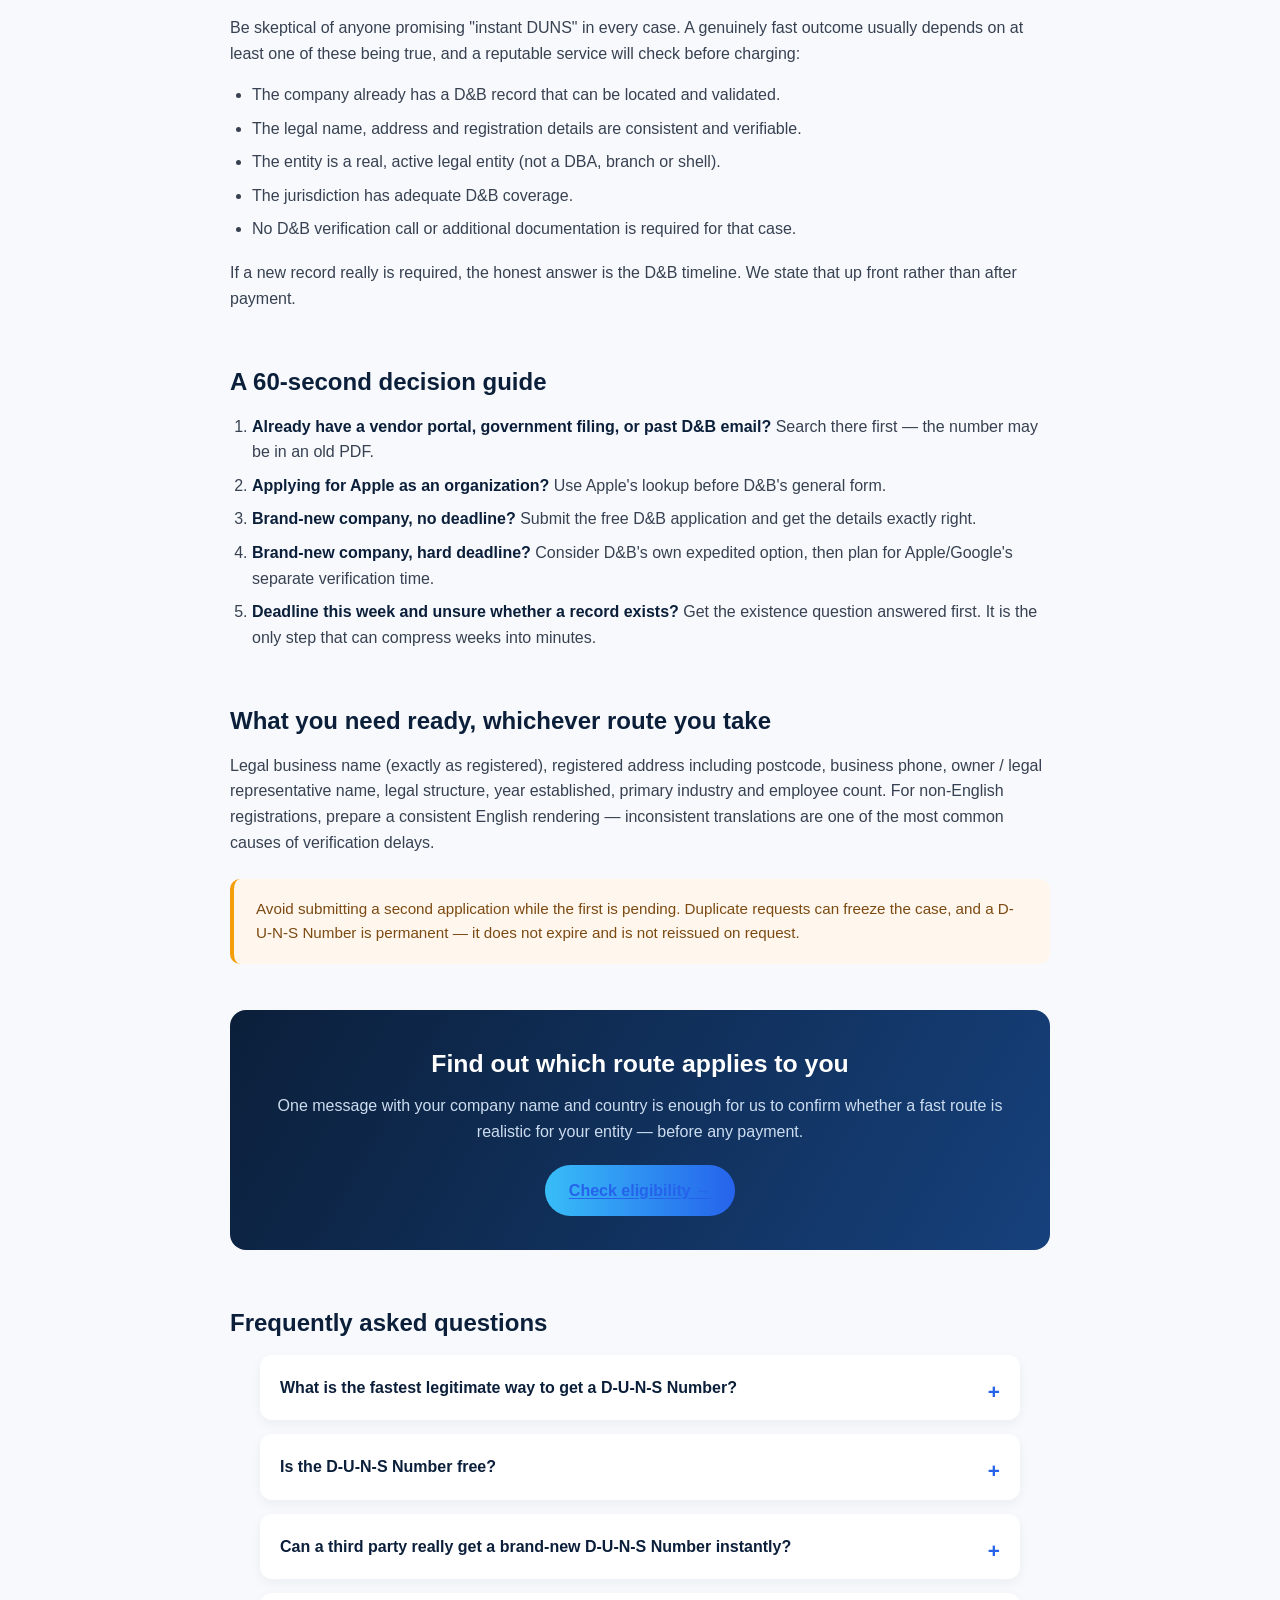
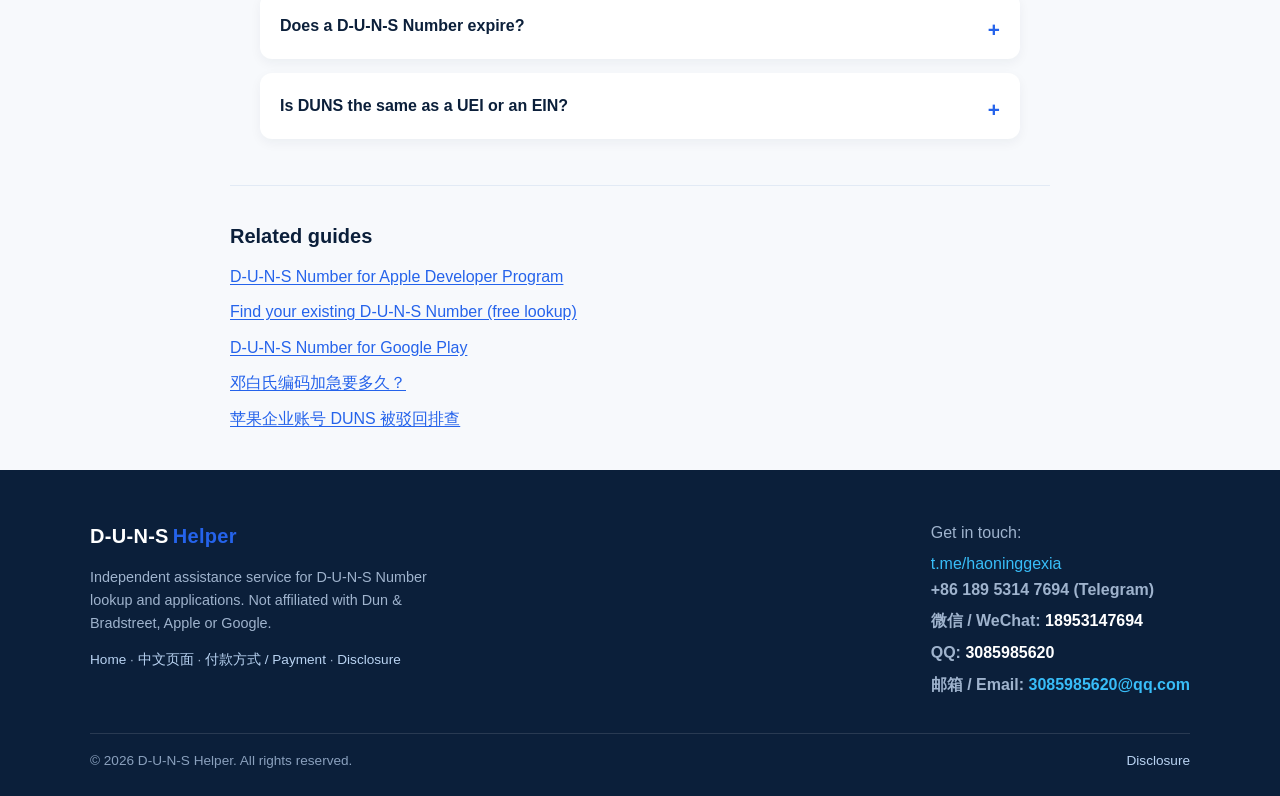
<file: guides/duns-number-fast.html>
<!DOCTYPE html>
<html lang="en">
<head>
  <meta charset="UTF-8" />
  <meta name="viewport" content="width=device-width, initial-scale=1.0" />
  <title>How to Get a D-U-N-S Number Fast (2026): 4 Routes Compared</title>
  <meta name="description" content="Compare all four ways to get a D-U-N-S Number fast in 2026: D&amp;B free (30 days), D&amp;B expedite (8 days / ~$229), Apple's lookup channel (5 days), and finding an existing record in minutes." />
  <meta name="robots" content="index, follow, max-image-preview:large, max-snippet:-1" />
  <link rel="canonical" href="https://haoninggexia.github.io/D-U-N-S/guides/duns-number-fast.html" />
  <meta property="og:type" content="article" />
  <meta property="og:site_name" content="D-U-N-S Helper" />
  <meta property="og:title" content="How to Get a D-U-N-S Number Fast (2026): 4 Routes Compared" />
  <meta property="og:description" content="Compare all four ways to get a D-U-N-S Number fast in 2026: D&amp;B free (30 days), D&amp;B expedite (8 days / ~$229), Apple's lookup channel (5 days), and finding an existing record in minutes." />
  <meta property="og:url" content="https://haoninggexia.github.io/D-U-N-S/guides/duns-number-fast.html" />
  <meta property="og:image" content="https://haoninggexia.github.io/D-U-N-S/og-image.png" />
  <meta name="twitter:card" content="summary_large_image" />
  <meta name="twitter:title" content="How to Get a D-U-N-S Number Fast (2026): 4 Routes Compared" />
  <meta name="twitter:description" content="Compare all four ways to get a D-U-N-S Number fast in 2026: D&amp;B free (30 days), D&amp;B expedite (8 days / ~$229), Apple's lookup channel (5 days), and finding an existing record in minutes." />
  <meta name="twitter:image" content="https://haoninggexia.github.io/D-U-N-S/og-image.png" />
  <meta name="theme-color" content="#0b1f3a" />
  <link rel="stylesheet" href="../styles.css" />
  <link rel="stylesheet" href="../article.css" />
  <script type="application/ld+json">
{
  "@context": "https://schema.org",
  "@type": "FAQPage",
  "mainEntity": [
    {
      "@type": "Question",
      "name": "What is the fastest legitimate way to get a D-U-N-S Number?",
      "acceptedAnswer": {
        "@type": "Answer",
        "text": "If your company already has a D&B record, locating and validating it is the fastest legitimate route and can take minutes. If a new record must be created, D&B's own expedited option is about 8 business days."
      }
    },
    {
      "@type": "Question",
      "name": "Is the D-U-N-S Number free?",
      "acceptedAnswer": {
        "@type": "Answer",
        "text": "Yes. D&B issues the standard number free of charge. Fees come from optional expedited processing or from third-party lookup and assistance services."
      }
    },
    {
      "@type": "Question",
      "name": "Can a third party really get a brand-new D-U-N-S Number instantly?",
      "acceptedAnswer": {
        "@type": "Answer",
        "text": "No. A new record is created and authenticated by D&B. Any service claiming to bypass that for a genuinely new entity should be treated with caution."
      }
    },
    {
      "@type": "Question",
      "name": "Does a D-U-N-S Number expire?",
      "acceptedAnswer": {
        "@type": "Answer",
        "text": "No. It is a permanent identifier for a business entity at a location, though D&B may mark a record inactive if the business closes or changes structure."
      }
    },
    {
      "@type": "Question",
      "name": "Is DUNS the same as a UEI or an EIN?",
      "acceptedAnswer": {
        "@type": "Answer",
        "text": "No. The US federal government replaced DUNS with the UEI for SAM.gov in 2022, and an EIN is a tax ID. DUNS remains the identifier used by Apple, Google Play and many international procurement processes."
      }
    }
  ]
}
  </script>
  <script type="application/ld+json">
{
  "@context": "https://schema.org",
  "@type": "BreadcrumbList",
  "itemListElement": [
    {
      "@type": "ListItem",
      "position": 1,
      "name": "Home",
      "item": "https://haoninggexia.github.io/D-U-N-S/"
    },
    {
      "@type": "ListItem",
      "position": 2,
      "name": "Guides",
      "item": "https://haoninggexia.github.io/D-U-N-S/#guides"
    },
    {
      "@type": "ListItem",
      "position": 3,
      "name": "Get a DUNS fast",
      "item": "https://haoninggexia.github.io/D-U-N-S/guides/duns-number-fast.html"
    }
  ]
}
  </script>
</head>
<body>
  <header class="site-header">
    <div class="container header-inner">
      <a class="brand" href="../index.html">D&#8209;U&#8209;N&#8209;S<span>Helper</span></a>
      <nav class="nav">
        <a href="../index.html#compare">Why us</a>
        <a href="../index.html#guides">Guides</a>
        <a href="../index.html#pricing">Pricing</a>
        <a href="../index.html#payment">Payment</a>
        <a class="lang-switch" href="../zh.html">中文</a>
        <a class="nav-cta" href="../index.html?utm_source=guide_duns-number-fast&utm_medium=internal#contact">Get started</a>
      </nav>
    </div>
  </header>

  <main class="container article-wrap">
    <div class="breadcrumb"><a href="../index.html">Home</a><span>&rsaquo;</span><a href="../index.html#guides">Guides</a><span>&rsaquo;</span>Get a DUNS fast</div>

    <article class="article">
      <header class="article-head">
        <h1>How to Get a D-U-N-S Number Fast</h1>
        <p class="article-lead">The free official route can take 30 business days. But in most cases the delay is not D&amp;B being slow — it is people applying for a number their company already has. Here is how to tell which situation you are in.</p>
        <p class="article-meta">D-U-N-S Helper &middot; Updated November 2026 &middot; 6 min read</p>
      </header>


<h2>First: are you applying, or looking up?</h2>
<p>This is the question that decides everything. Dun &amp; Bradstreet maintains a global database of business records, and it assigns D-U-N-S Numbers to entities as part of building that database — often without the business owner ever being told. A large share of companies that "need a DUNS number" simply need to <strong>find the one they already have</strong>.</p>
<p>If a record exists, no application, no verification call and no 30-day wait is required. If it genuinely does not exist, D&amp;B must create and authenticate a new record, and that process has a floor no third party can remove.</p>

<h2>All four routes, side by side</h2>
<div class="table-scroll"><table>
<thead><tr><th>Route</th><th>Time</th><th>Cost</th><th>Best for</th></tr></thead>
<tbody>
<tr><td>D&amp;B free application</td><td>Up to 30 business days</td><td>$0</td><td>No deadline, brand-new entity</td></tr>
<tr><td>D&amp;B expedited option (shown at checkout)</td><td>Up to 8 business days</td><td>~$229</td><td>New entity with a real deadline</td></tr>
<tr><td>Apple Developer lookup / request channel</td><td>Up to 5 business days</td><td>$0</td><td>Only while enrolling in Apple's program</td></tr>
<tr><td>Locate &amp; validate an existing record</td><td>Often minutes</td><td>Assistance fee if outsourced</td><td>Most registered companies</td></tr>
</tbody></table></div>
<p>Costs and timelines above come from D&amp;B's own "How to Get a D-U-N-S Number" page and Apple's D-U-N-S support page. D&amp;B also notes that a representative may call to validate your information before the number is emailed to you.</p>

<h2>Why the free route takes so long</h2>
<p>The form itself takes a few minutes. The wait is verification: matching the legal name against registration records, confirming the physical address, possibly calling the business, de-duplicating against existing records, then creating and propagating the new entry. Any mismatch sends you back to the start. That is why "fill the form perfectly" advice only helps so much.</p>
<div class="callout"><p><strong>Reframe the cost.</strong> If a $50,000 contract or an App Store launch is blocked, the relevant number is not the $0 fee of the free form — it is the value of three to six weeks of delay.</p></div>

<h2>When a fast route does NOT apply</h2>
<p>Be skeptical of anyone promising "instant DUNS" in every case. A genuinely fast outcome usually depends on at least one of these being true, and a reputable service will check before charging:</p>
<ul>
<li>The company already has a D&amp;B record that can be located and validated.</li>
<li>The legal name, address and registration details are consistent and verifiable.</li>
<li>The entity is a real, active legal entity (not a DBA, branch or shell).</li>
<li>The jurisdiction has adequate D&amp;B coverage.</li>
<li>No D&amp;B verification call or additional documentation is required for that case.</li>
</ul>
<p>If a new record really is required, the honest answer is the D&amp;B timeline. We state that up front rather than after payment.</p>

<h2>A 60-second decision guide</h2>
<ol>
<li><strong>Already have a vendor portal, government filing, or past D&amp;B email?</strong> Search there first — the number may be in an old PDF.</li>
<li><strong>Applying for Apple as an organization?</strong> Use Apple's lookup before D&amp;B's general form.</li>
<li><strong>Brand-new company, no deadline?</strong> Submit the free D&amp;B application and get the details exactly right.</li>
<li><strong>Brand-new company, hard deadline?</strong> Consider D&amp;B's own expedited option, then plan for Apple/Google's separate verification time.</li>
<li><strong>Deadline this week and unsure whether a record exists?</strong> Get the existence question answered first. It is the only step that can compress weeks into minutes.</li>
</ol>

<h2>What you need ready, whichever route you take</h2>
<p>Legal business name (exactly as registered), registered address including postcode, business phone, owner / legal representative name, legal structure, year established, primary industry and employee count. For non-English registrations, prepare a consistent English rendering — inconsistent translations are one of the most common causes of verification delays.</p>
<div class="callout warn"><p>Avoid submitting a second application while the first is pending. Duplicate requests can freeze the case, and a D-U-N-S Number is permanent — it does not expire and is not reissued on request.</p></div>


      <div class="article-cta">
        <h2>Find out which route applies to you</h2>
        <p>One message with your company name and country is enough for us to confirm whether a fast route is realistic for your entity — before any payment.</p>
        <a class="btn btn-primary" href="../index.html?utm_source=guide_duns-number-fast&utm_medium=internal#contact">Check eligibility &rarr;</a>
      </div>

      <section class="article-faq">
        <h2>Frequently asked questions</h2>
        <div class="faq-list">
          <details><summary>What is the fastest legitimate way to get a D-U-N-S Number?</summary><p>If your company already has a D&amp;B record, locating and validating it is the fastest legitimate route and can take minutes. If a new record must be created, D&amp;B's own expedited option is about 8 business days.</p></details>
          <details><summary>Is the D-U-N-S Number free?</summary><p>Yes. D&amp;B issues the standard number free of charge. Fees come from optional expedited processing or from third-party lookup and assistance services.</p></details>
          <details><summary>Can a third party really get a brand-new D-U-N-S Number instantly?</summary><p>No. A new record is created and authenticated by D&amp;B. Any service claiming to bypass that for a genuinely new entity should be treated with caution.</p></details>
          <details><summary>Does a D-U-N-S Number expire?</summary><p>No. It is a permanent identifier for a business entity at a location, though D&amp;B may mark a record inactive if the business closes or changes structure.</p></details>
          <details><summary>Is DUNS the same as a UEI or an EIN?</summary><p>No. The US federal government replaced DUNS with the UEI for SAM.gov in 2022, and an EIN is a tax ID. DUNS remains the identifier used by Apple, Google Play and many international procurement processes.</p></details>
        </div>
      </section>

      <section class="related">
        <h2>Related guides</h2>
        <ul>
          <li><a href="apple-developer-duns.html">D-U-N-S Number for Apple Developer Program</a></li>
          <li><a href="duns-lookup.html">Find your existing D-U-N-S Number (free lookup)</a></li>
          <li><a href="google-play-duns.html">D-U-N-S Number for Google Play</a></li>
          <li><a href="duns-bianhao-jiaji.html">邓白氏编码加急要多久？</a></li>
          <li><a href="pingguo-kaifazhe-duns.html">苹果企业账号 DUNS 被驳回排查</a></li>
        </ul>
      </section>
    </article>
  </main>

  <footer class="site-footer">
    <div class="container footer-inner">
      <div>
        <div class="brand">D&#8209;U&#8209;N&#8209;S<span>Helper</span></div>
        <p class="footer-note">Independent assistance service for D-U-N-S Number lookup and applications. Not affiliated with Dun &amp; Bradstreet, Apple or Google.</p>
        <p class="footer-links"><a href="../index.html">Home</a> · <a href="../zh.html">中文页面</a> · <a href="../index.html#payment">付款方式 / Payment</a> · <a href="../index.html#compliance">Disclosure</a></p>
      </div>
      <div class="footer-contact">
        <p>Get in touch:</p>
        <a class="tg-link" href="https://t.me/haoninggexia" target="_blank" rel="noopener">t.me/haoninggexia</a>
        <p class="tg-phone-footer">+86 189 5314 7694 (Telegram)</p>
        <p class="tg-phone-footer">微信 / WeChat: <strong>18953147694</strong></p>
        <p class="tg-phone-footer">QQ: <strong>3085985620</strong></p>
        <p class="tg-phone-footer">邮箱 / Email: <a href="mailto:3085985620@qq.com">3085985620@qq.com</a></p>
      </div>
    </div>
    <div class="container footer-bottom">
      <span>&copy; <span id="year"></span> D-U-N-S Helper. All rights reserved.</span>
      <span><a href="../index.html#compliance">Disclosure</a></span>
    </div>
  </footer>
  <script>document.getElementById('year').textContent = new Date().getFullYear();</script>
</body>
</html>
</file>
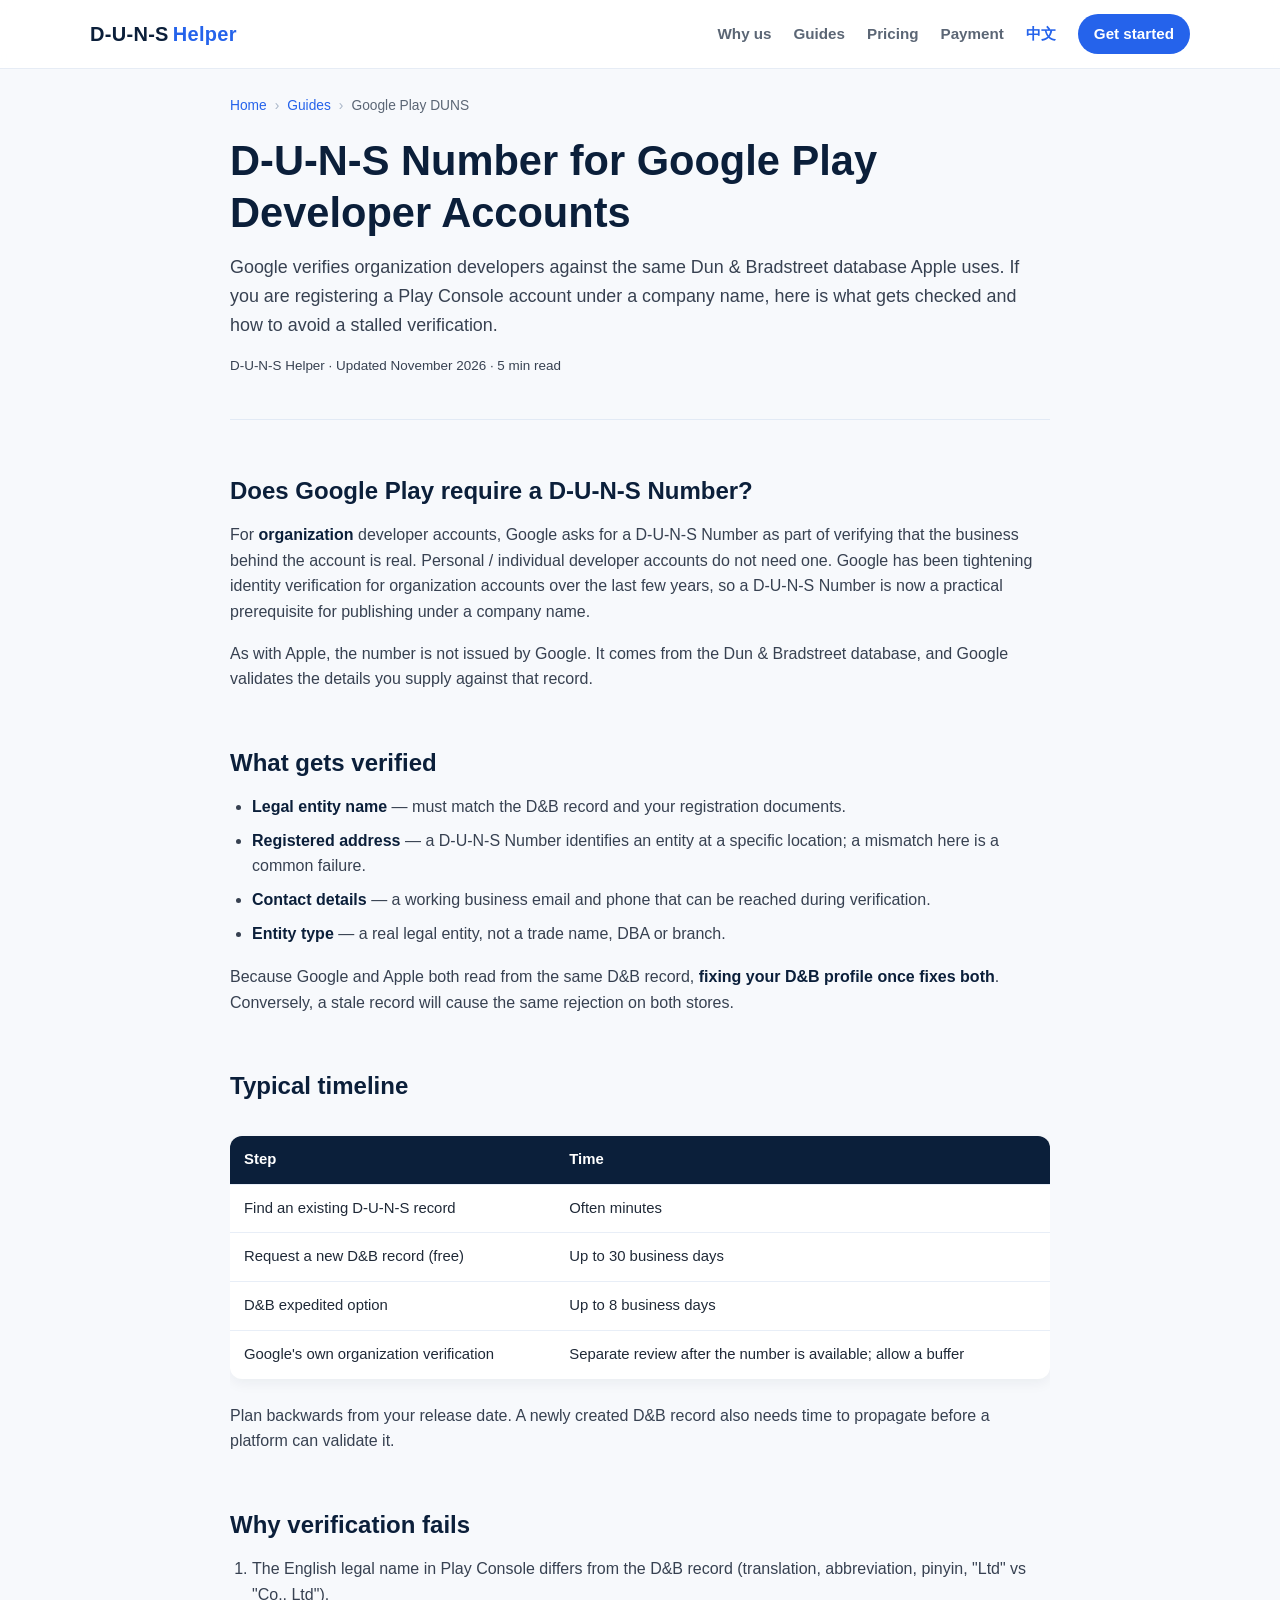
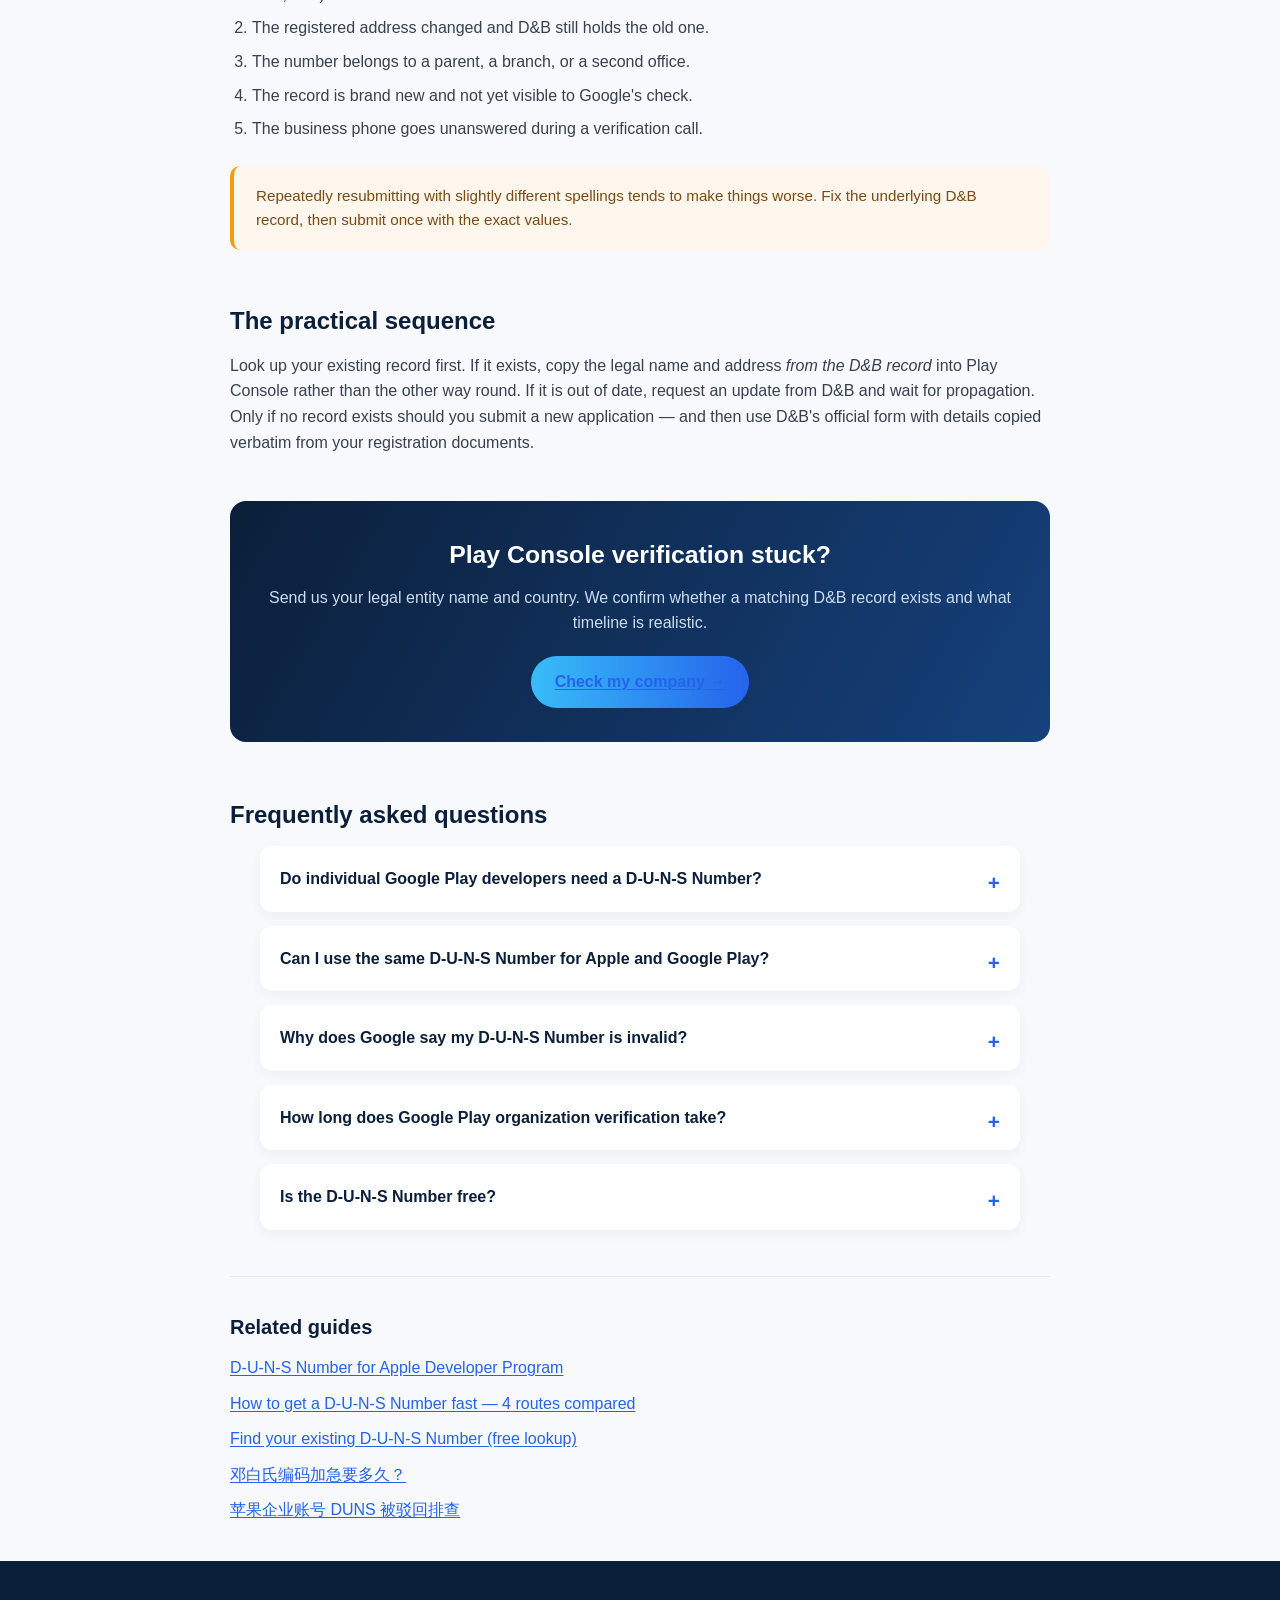
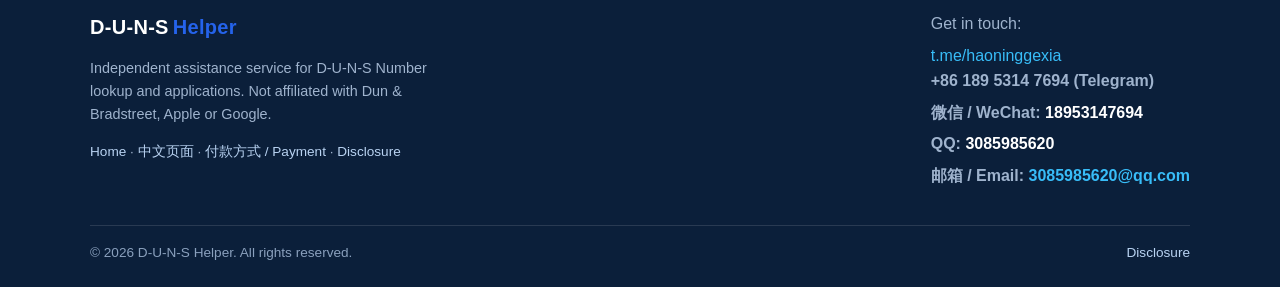
<file: guides/google-play-duns.html>
<!DOCTYPE html>
<html lang="en">
<head>
  <meta charset="UTF-8" />
  <meta name="viewport" content="width=device-width, initial-scale=1.0" />
  <title>D-U-N-S Number for Google Play: Organization Account Verification</title>
  <meta name="description" content="Does Google Play require a D-U-N-S Number? What organization developer accounts must provide, which details Google verifies, typical timelines, and fixes for failed verification." />
  <meta name="robots" content="index, follow, max-image-preview:large, max-snippet:-1" />
  <link rel="canonical" href="https://haoninggexia.github.io/D-U-N-S/guides/google-play-duns.html" />
  <meta property="og:type" content="article" />
  <meta property="og:site_name" content="D-U-N-S Helper" />
  <meta property="og:title" content="D-U-N-S Number for Google Play: Organization Account Verification" />
  <meta property="og:description" content="Does Google Play require a D-U-N-S Number? What organization developer accounts must provide, which details Google verifies, typical timelines, and fixes for failed verification." />
  <meta property="og:url" content="https://haoninggexia.github.io/D-U-N-S/guides/google-play-duns.html" />
  <meta property="og:image" content="https://haoninggexia.github.io/D-U-N-S/og-image.png" />
  <meta name="twitter:card" content="summary_large_image" />
  <meta name="twitter:title" content="D-U-N-S Number for Google Play: Organization Account Verification" />
  <meta name="twitter:description" content="Does Google Play require a D-U-N-S Number? What organization developer accounts must provide, which details Google verifies, typical timelines, and fixes for failed verification." />
  <meta name="twitter:image" content="https://haoninggexia.github.io/D-U-N-S/og-image.png" />
  <meta name="theme-color" content="#0b1f3a" />
  <link rel="stylesheet" href="../styles.css" />
  <link rel="stylesheet" href="../article.css" />
  <script type="application/ld+json">
{
  "@context": "https://schema.org",
  "@type": "FAQPage",
  "mainEntity": [
    {
      "@type": "Question",
      "name": "Do individual Google Play developers need a D-U-N-S Number?",
      "acceptedAnswer": {
        "@type": "Answer",
        "text": "No, it applies to organization/company developer accounts."
      }
    },
    {
      "@type": "Question",
      "name": "Can I use the same D-U-N-S Number for Apple and Google Play?",
      "acceptedAnswer": {
        "@type": "Answer",
        "text": "Yes. Both platforms validate against the same D&B database. One number per legal entity per location serves both."
      }
    },
    {
      "@type": "Question",
      "name": "Why does Google say my D-U-N-S Number is invalid?",
      "acceptedAnswer": {
        "@type": "Answer",
        "text": "Most often the legal name or registered address in Play Console does not exactly match the D&B record, or the number belongs to a different entity/location."
      }
    },
    {
      "@type": "Question",
      "name": "How long does Google Play organization verification take?",
      "acceptedAnswer": {
        "@type": "Answer",
        "text": "It is a separate review from D&B. Getting the number is the long pole: minutes if a record exists, up to 30 business days if a new one must be created. Allow extra time for Google's own check."
      }
    },
    {
      "@type": "Question",
      "name": "Is the D-U-N-S Number free?",
      "acceptedAnswer": {
        "@type": "Answer",
        "text": "Yes, D&B issues it free. Any cost is for expedited processing or third-party lookup and assistance."
      }
    }
  ]
}
  </script>
  <script type="application/ld+json">
{
  "@context": "https://schema.org",
  "@type": "BreadcrumbList",
  "itemListElement": [
    {
      "@type": "ListItem",
      "position": 1,
      "name": "Home",
      "item": "https://haoninggexia.github.io/D-U-N-S/"
    },
    {
      "@type": "ListItem",
      "position": 2,
      "name": "Guides",
      "item": "https://haoninggexia.github.io/D-U-N-S/#guides"
    },
    {
      "@type": "ListItem",
      "position": 3,
      "name": "Google Play DUNS",
      "item": "https://haoninggexia.github.io/D-U-N-S/guides/google-play-duns.html"
    }
  ]
}
  </script>
</head>
<body>
  <header class="site-header">
    <div class="container header-inner">
      <a class="brand" href="../index.html">D&#8209;U&#8209;N&#8209;S<span>Helper</span></a>
      <nav class="nav">
        <a href="../index.html#compare">Why us</a>
        <a href="../index.html#guides">Guides</a>
        <a href="../index.html#pricing">Pricing</a>
        <a href="../index.html#payment">Payment</a>
        <a class="lang-switch" href="../zh.html">中文</a>
        <a class="nav-cta" href="../index.html?utm_source=guide_google-play-duns&utm_medium=internal#contact">Get started</a>
      </nav>
    </div>
  </header>

  <main class="container article-wrap">
    <div class="breadcrumb"><a href="../index.html">Home</a><span>&rsaquo;</span><a href="../index.html#guides">Guides</a><span>&rsaquo;</span>Google Play DUNS</div>

    <article class="article">
      <header class="article-head">
        <h1>D-U-N-S Number for Google Play Developer Accounts</h1>
        <p class="article-lead">Google verifies organization developers against the same Dun &amp; Bradstreet database Apple uses. If you are registering a Play Console account under a company name, here is what gets checked and how to avoid a stalled verification.</p>
        <p class="article-meta">D-U-N-S Helper &middot; Updated November 2026 &middot; 5 min read</p>
      </header>


<h2>Does Google Play require a D-U-N-S Number?</h2>
<p>For <strong>organization</strong> developer accounts, Google asks for a D-U-N-S Number as part of verifying that the business behind the account is real. Personal / individual developer accounts do not need one. Google has been tightening identity verification for organization accounts over the last few years, so a D-U-N-S Number is now a practical prerequisite for publishing under a company name.</p>
<p>As with Apple, the number is not issued by Google. It comes from the Dun &amp; Bradstreet database, and Google validates the details you supply against that record.</p>

<h2>What gets verified</h2>
<ul>
<li><strong>Legal entity name</strong> — must match the D&amp;B record and your registration documents.</li>
<li><strong>Registered address</strong> — a D-U-N-S Number identifies an entity at a specific location; a mismatch here is a common failure.</li>
<li><strong>Contact details</strong> — a working business email and phone that can be reached during verification.</li>
<li><strong>Entity type</strong> — a real legal entity, not a trade name, DBA or branch.</li>
</ul>
<p>Because Google and Apple both read from the same D&amp;B record, <strong>fixing your D&amp;B profile once fixes both</strong>. Conversely, a stale record will cause the same rejection on both stores.</p>

<h2>Typical timeline</h2>
<div class="table-scroll"><table>
<thead><tr><th>Step</th><th>Time</th></tr></thead>
<tbody>
<tr><td>Find an existing D-U-N-S record</td><td>Often minutes</td></tr>
<tr><td>Request a new D&amp;B record (free)</td><td>Up to 30 business days</td></tr>
<tr><td>D&amp;B expedited option</td><td>Up to 8 business days</td></tr>
<tr><td>Google's own organization verification</td><td>Separate review after the number is available; allow a buffer</td></tr>
</tbody></table></div>
<p>Plan backwards from your release date. A newly created D&amp;B record also needs time to propagate before a platform can validate it.</p>

<h2>Why verification fails</h2>
<ol>
<li>The English legal name in Play Console differs from the D&amp;B record (translation, abbreviation, pinyin, "Ltd" vs "Co., Ltd").</li>
<li>The registered address changed and D&amp;B still holds the old one.</li>
<li>The number belongs to a parent, a branch, or a second office.</li>
<li>The record is brand new and not yet visible to Google's check.</li>
<li>The business phone goes unanswered during a verification call.</li>
</ol>
<div class="callout warn"><p>Repeatedly resubmitting with slightly different spellings tends to make things worse. Fix the underlying D&amp;B record, then submit once with the exact values.</p></div>

<h2>The practical sequence</h2>
<p>Look up your existing record first. If it exists, copy the legal name and address <em>from the D&amp;B record</em> into Play Console rather than the other way round. If it is out of date, request an update from D&amp;B and wait for propagation. Only if no record exists should you submit a new application — and then use D&amp;B's official form with details copied verbatim from your registration documents.</p>


      <div class="article-cta">
        <h2>Play Console verification stuck?</h2>
        <p>Send us your legal entity name and country. We confirm whether a matching D&amp;B record exists and what timeline is realistic.</p>
        <a class="btn btn-primary" href="../index.html?utm_source=guide_google-play-duns&utm_medium=internal#contact">Check my company &rarr;</a>
      </div>

      <section class="article-faq">
        <h2>Frequently asked questions</h2>
        <div class="faq-list">
          <details><summary>Do individual Google Play developers need a D-U-N-S Number?</summary><p>No, it applies to organization/company developer accounts.</p></details>
          <details><summary>Can I use the same D-U-N-S Number for Apple and Google Play?</summary><p>Yes. Both platforms validate against the same D&amp;B database. One number per legal entity per location serves both.</p></details>
          <details><summary>Why does Google say my D-U-N-S Number is invalid?</summary><p>Most often the legal name or registered address in Play Console does not exactly match the D&amp;B record, or the number belongs to a different entity/location.</p></details>
          <details><summary>How long does Google Play organization verification take?</summary><p>It is a separate review from D&amp;B. Getting the number is the long pole: minutes if a record exists, up to 30 business days if a new one must be created. Allow extra time for Google's own check.</p></details>
          <details><summary>Is the D-U-N-S Number free?</summary><p>Yes, D&amp;B issues it free. Any cost is for expedited processing or third-party lookup and assistance.</p></details>
        </div>
      </section>

      <section class="related">
        <h2>Related guides</h2>
        <ul>
          <li><a href="apple-developer-duns.html">D-U-N-S Number for Apple Developer Program</a></li>
          <li><a href="duns-number-fast.html">How to get a D-U-N-S Number fast — 4 routes compared</a></li>
          <li><a href="duns-lookup.html">Find your existing D-U-N-S Number (free lookup)</a></li>
          <li><a href="duns-bianhao-jiaji.html">邓白氏编码加急要多久？</a></li>
          <li><a href="pingguo-kaifazhe-duns.html">苹果企业账号 DUNS 被驳回排查</a></li>
        </ul>
      </section>
    </article>
  </main>

  <footer class="site-footer">
    <div class="container footer-inner">
      <div>
        <div class="brand">D&#8209;U&#8209;N&#8209;S<span>Helper</span></div>
        <p class="footer-note">Independent assistance service for D-U-N-S Number lookup and applications. Not affiliated with Dun &amp; Bradstreet, Apple or Google.</p>
        <p class="footer-links"><a href="../index.html">Home</a> · <a href="../zh.html">中文页面</a> · <a href="../index.html#payment">付款方式 / Payment</a> · <a href="../index.html#compliance">Disclosure</a></p>
      </div>
      <div class="footer-contact">
        <p>Get in touch:</p>
        <a class="tg-link" href="https://t.me/haoninggexia" target="_blank" rel="noopener">t.me/haoninggexia</a>
        <p class="tg-phone-footer">+86 189 5314 7694 (Telegram)</p>
        <p class="tg-phone-footer">微信 / WeChat: <strong>18953147694</strong></p>
        <p class="tg-phone-footer">QQ: <strong>3085985620</strong></p>
        <p class="tg-phone-footer">邮箱 / Email: <a href="mailto:3085985620@qq.com">3085985620@qq.com</a></p>
      </div>
    </div>
    <div class="container footer-bottom">
      <span>&copy; <span id="year"></span> D-U-N-S Helper. All rights reserved.</span>
      <span><a href="../index.html#compliance">Disclosure</a></span>
    </div>
  </footer>
  <script>document.getElementById('year').textContent = new Date().getFullYear();</script>
</body>
</html>
</file>
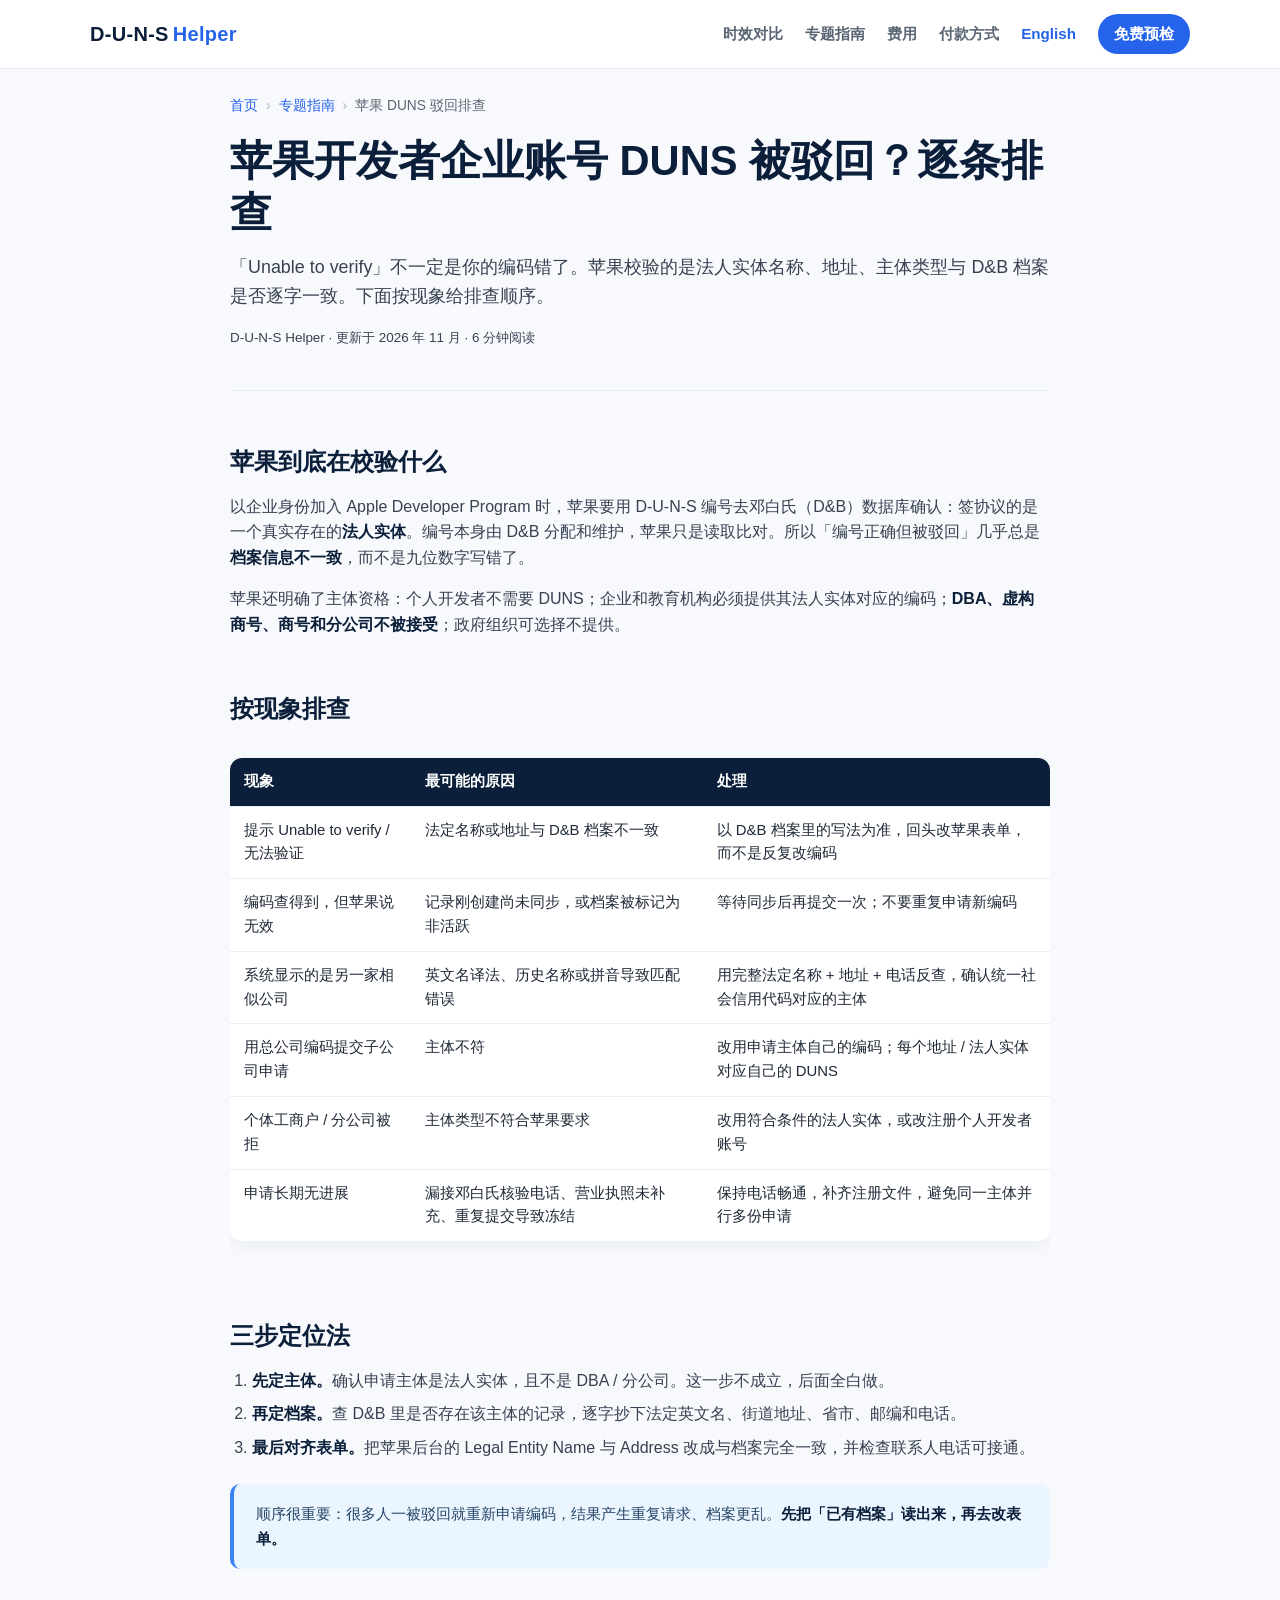
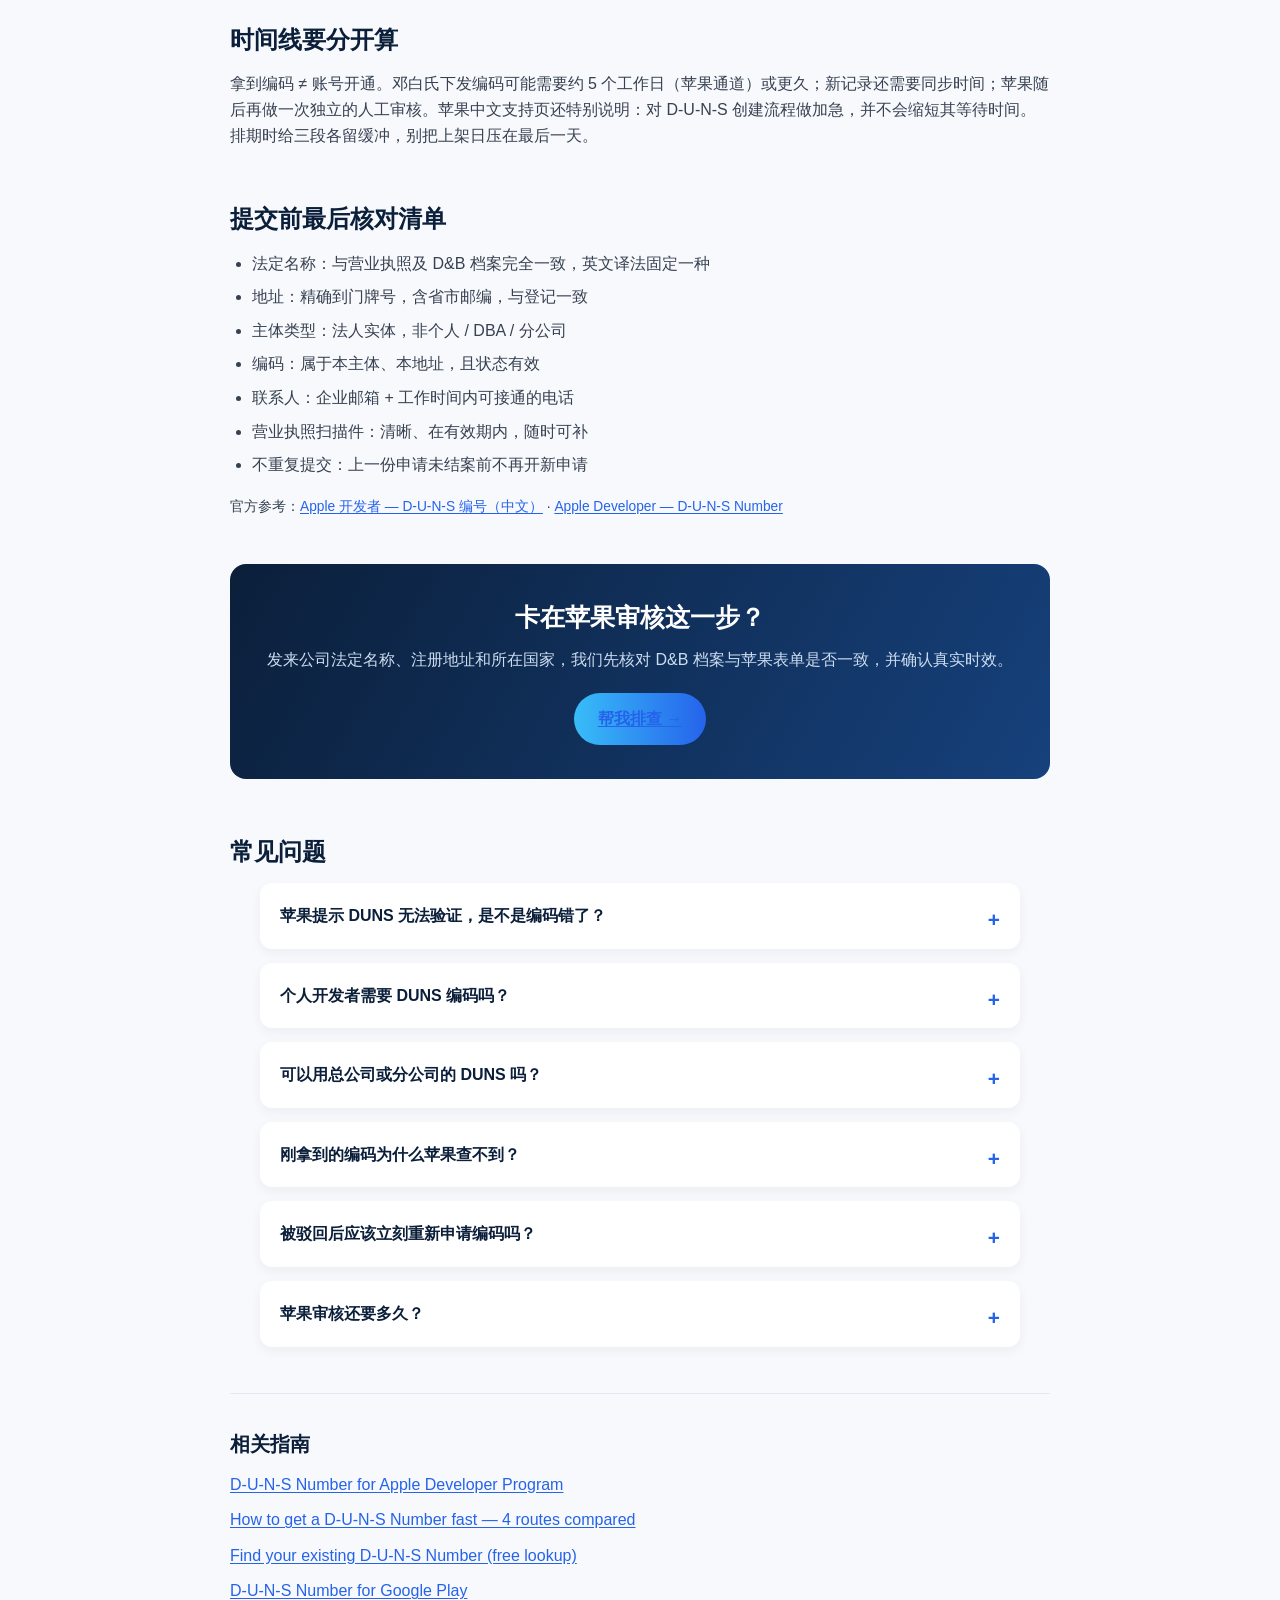
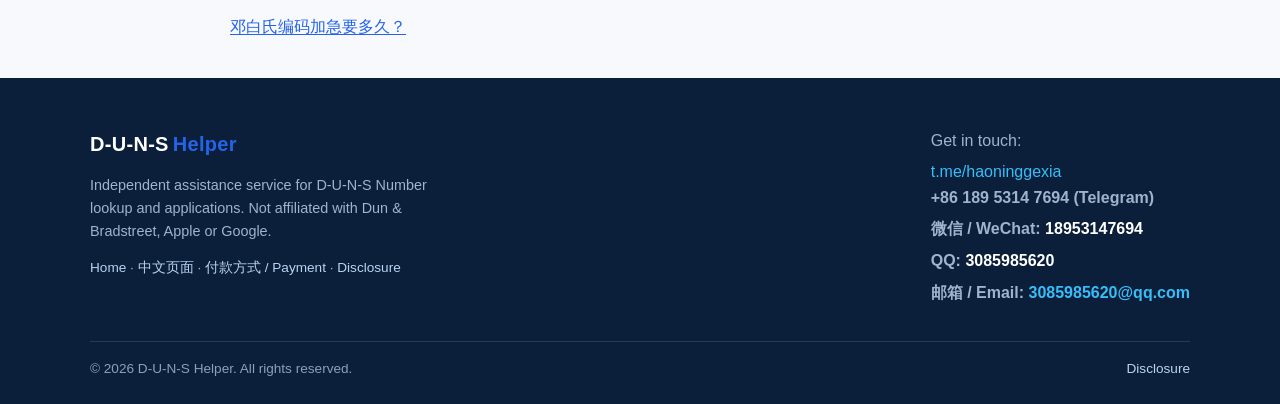
<file: guides/pingguo-kaifazhe-duns.html>
<!DOCTYPE html>
<html lang="zh-CN">
<head>
  <meta charset="UTF-8" />
  <meta name="viewport" content="width=device-width, initial-scale=1.0" />
  <title>苹果开发者企业账号 DUNS 编码被驳回？常见原因逐条排查</title>
  <meta name="description" content="苹果开发者企业账号提示 DUNS 编码无法验证？整理名称不一致、地址不符、主体类型不符、编码未同步、错用他人编码等常见原因与对应处理步骤。" />
  <meta name="robots" content="index, follow, max-image-preview:large, max-snippet:-1" />
  <link rel="canonical" href="https://haoninggexia.github.io/D-U-N-S/guides/pingguo-kaifazhe-duns.html" />
  <meta property="og:type" content="article" />
  <meta property="og:site_name" content="D-U-N-S Helper" />
  <meta property="og:title" content="苹果开发者企业账号 DUNS 编码被驳回？常见原因逐条排查" />
  <meta property="og:description" content="苹果开发者企业账号提示 DUNS 编码无法验证？整理名称不一致、地址不符、主体类型不符、编码未同步、错用他人编码等常见原因与对应处理步骤。" />
  <meta property="og:url" content="https://haoninggexia.github.io/D-U-N-S/guides/pingguo-kaifazhe-duns.html" />
  <meta property="og:image" content="https://haoninggexia.github.io/D-U-N-S/og-image.png" />
  <meta name="twitter:card" content="summary_large_image" />
  <meta name="twitter:title" content="苹果开发者企业账号 DUNS 编码被驳回？常见原因逐条排查" />
  <meta name="twitter:description" content="苹果开发者企业账号提示 DUNS 编码无法验证？整理名称不一致、地址不符、主体类型不符、编码未同步、错用他人编码等常见原因与对应处理步骤。" />
  <meta name="twitter:image" content="https://haoninggexia.github.io/D-U-N-S/og-image.png" />
  <meta name="theme-color" content="#0b1f3a" />
  <link rel="stylesheet" href="../styles.css" />
  <link rel="stylesheet" href="../article.css" />
  <script type="application/ld+json">
{
  "@context": "https://schema.org",
  "@type": "FAQPage",
  "mainEntity": [
    {
      "@type": "Question",
      "name": "苹果提示 DUNS 无法验证，是不是编码错了？",
      "acceptedAnswer": {
        "@type": "Answer",
        "text": "多数情况下是法定名称或注册地址与 D&B 档案不一致，而不是九位数字填错。应以档案内容为准修改苹果表单。"
      }
    },
    {
      "@type": "Question",
      "name": "个人开发者需要 DUNS 编码吗？",
      "acceptedAnswer": {
        "@type": "Answer",
        "text": "不需要。只有以组织（公司、教育机构）身份加入 Apple Developer Program 才需要。"
      }
    },
    {
      "@type": "Question",
      "name": "可以用总公司或分公司的 DUNS 吗？",
      "acceptedAnswer": {
        "@type": "Answer",
        "text": "不可以。DUNS 对应特定地址上的特定法人实体，苹果要求使用为其法人实体注册的编号，且不接受分公司注册。"
      }
    },
    {
      "@type": "Question",
      "name": "刚拿到的编码为什么苹果查不到？",
      "acceptedAnswer": {
        "@type": "Answer",
        "text": "新建记录需要时间同步到苹果可读取的数据库。等待后再提交，不要重复申请。"
      }
    },
    {
      "@type": "Question",
      "name": "被驳回后应该立刻重新申请编码吗？",
      "acceptedAnswer": {
        "@type": "Answer",
        "text": "不建议。重复申请可能冻结流程或产生冲突记录。先核对已有档案与表单字段是否一致。"
      }
    },
    {
      "@type": "Question",
      "name": "苹果审核还要多久？",
      "acceptedAnswer": {
        "@type": "Answer",
        "text": "苹果的主体审核独立于邓白氏流程。拿到编码后还要预留苹果自己的审核时间，且官方说明加急创建流程不会缩短其等待时间。"
      }
    }
  ]
}
  </script>
  <script type="application/ld+json">
{
  "@context": "https://schema.org",
  "@type": "BreadcrumbList",
  "itemListElement": [
    {
      "@type": "ListItem",
      "position": 1,
      "name": "Home",
      "item": "https://haoninggexia.github.io/D-U-N-S/"
    },
    {
      "@type": "ListItem",
      "position": 2,
      "name": "Guides",
      "item": "https://haoninggexia.github.io/D-U-N-S/#guides"
    },
    {
      "@type": "ListItem",
      "position": 3,
      "name": "苹果 DUNS 驳回排查",
      "item": "https://haoninggexia.github.io/D-U-N-S/guides/pingguo-kaifazhe-duns.html"
    }
  ]
}
  </script>
</head>
<body>
  <header class="site-header">
    <div class="container header-inner">
      <a class="brand" href="../index.html">D&#8209;U&#8209;N&#8209;S<span>Helper</span></a>
      <nav class="nav">
        <a href="../index.html#compare">时效对比</a>
        <a href="../index.html#guides">专题指南</a>
        <a href="../index.html#pricing">费用</a>
        <a href="../index.html#payment">付款方式</a>
        <a class="lang-switch" href="../zh.html">English</a>
        <a class="nav-cta" href="../index.html?utm_source=guide_pingguo-kaifazhe-duns&utm_medium=internal#contact">免费预检</a>
      </nav>
    </div>
  </header>

  <main class="container article-wrap">
    <div class="breadcrumb"><a href="../index.html">首页</a><span>&rsaquo;</span><a href="../index.html#guides">专题指南</a><span>&rsaquo;</span>苹果 DUNS 驳回排查</div>

    <article class="article">
      <header class="article-head">
        <h1>苹果开发者企业账号 DUNS 被驳回？逐条排查</h1>
        <p class="article-lead">「Unable to verify」不一定是你的编码错了。苹果校验的是法人实体名称、地址、主体类型与 D&amp;B 档案是否逐字一致。下面按现象给排查顺序。</p>
        <p class="article-meta">D-U-N-S Helper &middot; 更新于 2026 年 11 月 &middot; 6 分钟阅读</p>
      </header>


<h2>苹果到底在校验什么</h2>
<p>以企业身份加入 Apple Developer Program 时，苹果要用 D-U-N-S 编号去邓白氏（D&amp;B）数据库确认：签协议的是一个真实存在的<strong>法人实体</strong>。编号本身由 D&amp;B 分配和维护，苹果只是读取比对。所以「编号正确但被驳回」几乎总是<strong>档案信息不一致</strong>，而不是九位数字写错了。</p>
<p>苹果还明确了主体资格：个人开发者不需要 DUNS；企业和教育机构必须提供其法人实体对应的编码；<strong>DBA、虚构商号、商号和分公司不被接受</strong>；政府组织可选择不提供。</p>

<h2>按现象排查</h2>
<div class="table-scroll"><table>
<thead><tr><th>现象</th><th>最可能的原因</th><th>处理</th></tr></thead>
<tbody>
<tr><td>提示 Unable to verify / 无法验证</td><td>法定名称或地址与 D&amp;B 档案不一致</td><td>以 D&amp;B 档案里的写法为准，回头改苹果表单，而不是反复改编码</td></tr>
<tr><td>编码查得到，但苹果说无效</td><td>记录刚创建尚未同步，或档案被标记为非活跃</td><td>等待同步后再提交一次；不要重复申请新编码</td></tr>
<tr><td>系统显示的是另一家相似公司</td><td>英文名译法、历史名称或拼音导致匹配错误</td><td>用完整法定名称 + 地址 + 电话反查，确认统一社会信用代码对应的主体</td></tr>
<tr><td>用总公司编码提交子公司申请</td><td>主体不符</td><td>改用申请主体自己的编码；每个地址 / 法人实体对应自己的 DUNS</td></tr>
<tr><td>个体工商户 / 分公司被拒</td><td>主体类型不符合苹果要求</td><td>改用符合条件的法人实体，或改注册个人开发者账号</td></tr>
<tr><td>申请长期无进展</td><td>漏接邓白氏核验电话、营业执照未补充、重复提交导致冻结</td><td>保持电话畅通，补齐注册文件，避免同一主体并行多份申请</td></tr>
</tbody></table></div>

<h2>三步定位法</h2>
<ol>
<li><strong>先定主体。</strong>确认申请主体是法人实体，且不是 DBA / 分公司。这一步不成立，后面全白做。</li>
<li><strong>再定档案。</strong>查 D&amp;B 里是否存在该主体的记录，逐字抄下法定英文名、街道地址、省市、邮编和电话。</li>
<li><strong>最后对齐表单。</strong>把苹果后台的 Legal Entity Name 与 Address 改成与档案完全一致，并检查联系人电话可接通。</li>
</ol>
<div class="callout"><p>顺序很重要：很多人一被驳回就重新申请编码，结果产生重复请求、档案更乱。<strong>先把「已有档案」读出来，再去改表单。</strong></p></div>

<h2>时间线要分开算</h2>
<p>拿到编码 ≠ 账号开通。邓白氏下发编码可能需要约 5 个工作日（苹果通道）或更久；新记录还需要同步时间；苹果随后再做一次独立的人工审核。苹果中文支持页还特别说明：对 D-U-N-S 创建流程做加急，并不会缩短其等待时间。排期时给三段各留缓冲，别把上架日压在最后一天。</p>

<h2>提交前最后核对清单</h2>
<ul>
<li>法定名称：与营业执照及 D&amp;B 档案完全一致，英文译法固定一种</li>
<li>地址：精确到门牌号，含省市邮编，与登记一致</li>
<li>主体类型：法人实体，非个人 / DBA / 分公司</li>
<li>编码：属于本主体、本地址，且状态有效</li>
<li>联系人：企业邮箱 + 工作时间内可接通的电话</li>
<li>营业执照扫描件：清晰、在有效期内，随时可补</li>
<li>不重复提交：上一份申请未结案前不再开新申请</li>
</ul>
<p class="source-list">官方参考：<a href="https://developer.apple.com/cn/support/D-U-N-S/" target="_blank" rel="nofollow noopener">Apple 开发者 — D-U-N-S 编号（中文）</a> · <a href="https://developer.apple.com/support/D-U-N-S/" target="_blank" rel="nofollow noopener">Apple Developer — D-U-N-S Number</a></p>


      <div class="article-cta">
        <h2>卡在苹果审核这一步？</h2>
        <p>发来公司法定名称、注册地址和所在国家，我们先核对 D&amp;B 档案与苹果表单是否一致，并确认真实时效。</p>
        <a class="btn btn-primary" href="../index.html?utm_source=guide_pingguo-kaifazhe-duns&utm_medium=internal#contact">帮我排查 &rarr;</a>
      </div>

      <section class="article-faq">
        <h2>常见问题</h2>
        <div class="faq-list">
          <details><summary>苹果提示 DUNS 无法验证，是不是编码错了？</summary><p>多数情况下是法定名称或注册地址与 D&amp;B 档案不一致，而不是九位数字填错。应以档案内容为准修改苹果表单。</p></details>
          <details><summary>个人开发者需要 DUNS 编码吗？</summary><p>不需要。只有以组织（公司、教育机构）身份加入 Apple Developer Program 才需要。</p></details>
          <details><summary>可以用总公司或分公司的 DUNS 吗？</summary><p>不可以。DUNS 对应特定地址上的特定法人实体，苹果要求使用为其法人实体注册的编号，且不接受分公司注册。</p></details>
          <details><summary>刚拿到的编码为什么苹果查不到？</summary><p>新建记录需要时间同步到苹果可读取的数据库。等待后再提交，不要重复申请。</p></details>
          <details><summary>被驳回后应该立刻重新申请编码吗？</summary><p>不建议。重复申请可能冻结流程或产生冲突记录。先核对已有档案与表单字段是否一致。</p></details>
          <details><summary>苹果审核还要多久？</summary><p>苹果的主体审核独立于邓白氏流程。拿到编码后还要预留苹果自己的审核时间，且官方说明加急创建流程不会缩短其等待时间。</p></details>
        </div>
      </section>

      <section class="related">
        <h2>相关指南</h2>
        <ul>
          <li><a href="apple-developer-duns.html">D-U-N-S Number for Apple Developer Program</a></li>
          <li><a href="duns-number-fast.html">How to get a D-U-N-S Number fast — 4 routes compared</a></li>
          <li><a href="duns-lookup.html">Find your existing D-U-N-S Number (free lookup)</a></li>
          <li><a href="google-play-duns.html">D-U-N-S Number for Google Play</a></li>
          <li><a href="duns-bianhao-jiaji.html">邓白氏编码加急要多久？</a></li>
        </ul>
      </section>
    </article>
  </main>

  <footer class="site-footer">
    <div class="container footer-inner">
      <div>
        <div class="brand">D&#8209;U&#8209;N&#8209;S<span>Helper</span></div>
        <p class="footer-note">Independent assistance service for D-U-N-S Number lookup and applications. Not affiliated with Dun &amp; Bradstreet, Apple or Google.</p>
        <p class="footer-links"><a href="../index.html">Home</a> · <a href="../zh.html">中文页面</a> · <a href="../index.html#payment">付款方式 / Payment</a> · <a href="../index.html#compliance">Disclosure</a></p>
      </div>
      <div class="footer-contact">
        <p>Get in touch:</p>
        <a class="tg-link" href="https://t.me/haoninggexia" target="_blank" rel="noopener">t.me/haoninggexia</a>
        <p class="tg-phone-footer">+86 189 5314 7694 (Telegram)</p>
        <p class="tg-phone-footer">微信 / WeChat: <strong>18953147694</strong></p>
        <p class="tg-phone-footer">QQ: <strong>3085985620</strong></p>
        <p class="tg-phone-footer">邮箱 / Email: <a href="mailto:3085985620@qq.com">3085985620@qq.com</a></p>
      </div>
    </div>
    <div class="container footer-bottom">
      <span>&copy; <span id="year"></span> D-U-N-S Helper. All rights reserved.</span>
      <span><a href="../index.html#compliance">Disclosure</a></span>
    </div>
  </footer>
  <script>document.getElementById('year').textContent = new Date().getFullYear();</script>
</body>
</html>
</file>
<file: styles.css>
:root {
  --navy: #0b1f3a;
  --navy-2: #122c52;
  --blue: #2563eb;
  --blue-light: #3b82f6;
  --accent: #38bdf8;
  --bg: #f7f9fc;
  --alt: #eef3fb;
  --text: #1f2937;
  --muted: #5b6675;
  --white: #ffffff;
  --radius: 16px;
  --shadow: 0 10px 30px rgba(11, 31, 58, 0.12);
}

* { box-sizing: border-box; }

html { scroll-behavior: smooth; }

body {
  margin: 0;
  font-family: -apple-system, BlinkMacSystemFont, "Segoe UI", Roboto, Helvetica, Arial, sans-serif;
  color: var(--text);
  background: var(--bg);
  line-height: 1.6;
}

.container {
  width: min(1100px, 92%);
  margin: 0 auto;
}

a { color: var(--blue); text-decoration: none; }

/* Header */
.site-header {
  position: sticky;
  top: 0;
  z-index: 50;
  background: rgba(255, 255, 255, 0.9);
  backdrop-filter: blur(8px);
  border-bottom: 1px solid #e6ecf5;
}
.header-inner {
  display: flex;
  align-items: center;
  justify-content: space-between;
  padding: 14px 0;
}
.brand {
  font-weight: 800;
  font-size: 1.25rem;
  color: var(--navy);
  letter-spacing: 0.3px;
}
.brand span { color: var(--blue); margin-left: 4px; }
.nav { display: flex; align-items: center; gap: 22px; }
.nav a { color: var(--muted); font-weight: 600; font-size: 0.95rem; }
.nav a:hover { color: var(--navy); }
.nav-cta {
  background: var(--blue);
  color: var(--white) !important;
  padding: 8px 16px;
  border-radius: 999px;
}
.nav-cta:hover { background: var(--navy); }

/* Hero */
.hero {
  background: radial-gradient(1200px 600px at 80% -10%, #1c3e6e 0%, var(--navy) 55%);
  color: var(--white);
  padding: 70px 0 90px;
}
.hero-inner {
  display: grid;
  grid-template-columns: 1.3fr 0.9fr;
  gap: 48px;
  align-items: center;
}
.hero h1 {
  font-size: clamp(2rem, 4vw, 3.1rem);
  line-height: 1.15;
  margin: 0 0 18px;
}
.accent {
  background: linear-gradient(90deg, var(--accent), var(--blue-light));
  -webkit-background-clip: text;
  background-clip: text;
  color: transparent;
}
.lead { font-size: 1.15rem; color: #d7e3f4; max-width: 540px; }
.hero-actions { display: flex; gap: 14px; margin: 26px 0 22px; flex-wrap: wrap; }
.trust { list-style: none; padding: 0; margin: 0; display: flex; gap: 18px; flex-wrap: wrap; color: #c7d6ea; font-weight: 600; }

.btn {
  display: inline-block;
  padding: 13px 24px;
  border-radius: 999px;
  font-weight: 700;
  cursor: pointer;
  border: none;
  font-size: 1rem;
  transition: transform 0.12s ease, background 0.2s ease;
}
.btn:hover { transform: translateY(-1px); }
.btn-primary { background: linear-gradient(90deg, var(--blue), var(--blue-light)); color: var(--white); }
.btn-primary:hover { background: linear-gradient(90deg, var(--navy), var(--blue)); }
.btn-ghost { background: transparent; color: var(--white); border: 1px solid rgba(255,255,255,0.4); }
.btn-ghost:hover { background: rgba(255,255,255,0.1); }

/* Hero card / Telegram */
.hero-card {
  background: var(--white);
  color: var(--text);
  border-radius: var(--radius);
  padding: 28px;
  text-align: center;
  box-shadow: var(--shadow);
}
.hero-card h2 { margin: 0 0 6px; color: var(--navy); font-size: 1.4rem; }
.hero-card p { color: var(--muted); margin: 0 0 18px; }
.qr-wrap {
  display: flex;
  justify-content: center;
  padding: 12px;
  background: var(--alt);
  border-radius: 12px;
  margin-bottom: 16px;
}
.qr-img {
  width: 220px;
  height: auto;
  border-radius: 12px;
  display: block;
}
.tg-phone { margin: 0 0 14px; color: var(--muted); }
.tg-phone strong { color: var(--navy); font-size: 1.1rem; }
.tg-phone-footer { margin: 0; color: var(--accent); font-weight: 700; }
.btn-tg {
  display: block;
  width: 100%;
  background: #229ED9;
  color: var(--white);
  text-align: center;
  margin-bottom: 10px;
  box-sizing: border-box;
}
.btn-tg:hover { background: #1b85b5; }
.btn-copy {
  background: var(--navy);
  color: var(--white);
  width: 100%;
  font-size: 0.95rem;
}
.btn-copy:hover { background: var(--navy-2); }
.btn-copy.copied { background: #16a34a; }

/* Pricing */
.price-card {
  max-width: 460px;
  margin: 0 auto;
  background: var(--white);
  border-radius: var(--radius);
  padding: 36px 32px;
  text-align: center;
  box-shadow: var(--shadow);
  border: 2px solid var(--blue-light);
}
.price-label { font-weight: 700; color: var(--navy); margin-bottom: 10px; }
.price-amount {
  font-size: 3rem;
  font-weight: 800;
  color: var(--blue);
  line-height: 1.1;
  margin-bottom: 18px;
}
.price-amount span { font-size: 1.2rem; color: var(--muted); font-weight: 700; }
.price-features { list-style: none; padding: 0; margin: 0 0 24px; text-align: left; color: var(--text); }
.price-features li { padding: 8px 0; border-bottom: 1px solid #eef2f8; }
.price-features li:last-child { border-bottom: none; }

/* Sections */
.section { padding: 72px 0; }
.section-alt { background: var(--alt); }
.section-title { text-align: center; font-size: clamp(1.6rem, 3vw, 2.2rem); color: var(--navy); margin: 0 0 12px; }
.section-intro { text-align: center; color: var(--muted); max-width: 680px; margin: 0 auto 40px; }

.cards {
  display: grid;
  grid-template-columns: repeat(auto-fit, minmax(220px, 1fr));
  gap: 22px;
}
.card {
  background: var(--white);
  border-radius: var(--radius);
  padding: 26px 22px;
  box-shadow: 0 6px 18px rgba(11,31,58,0.06);
  transition: transform 0.15s ease, box-shadow 0.15s ease;
}
.card:hover { transform: translateY(-4px); box-shadow: var(--shadow); }
.card-icon { font-size: 2rem; margin-bottom: 10px; }
.card h3 { margin: 0 0 8px; color: var(--navy); font-size: 1.15rem; }
.card p { margin: 0; color: var(--muted); }

/* Steps */
.steps { list-style: none; padding: 0; margin: 0 auto 40px; max-width: 720px; }
.steps li { display: flex; gap: 18px; padding: 18px 0; border-bottom: 1px solid #e3eaf4; align-items: flex-start; }
.steps li:last-child { border-bottom: none; }
.step-num {
  flex: 0 0 38px;
  height: 38px;
  border-radius: 50%;
  background: linear-gradient(135deg, var(--blue), var(--accent));
  color: var(--white);
  font-weight: 800;
  display: grid;
  place-items: center;
}
.steps h3 { margin: 4px 0 4px; color: var(--navy); }
.steps p { margin: 0; color: var(--muted); }

.cta-box {
  text-align: center;
  background: var(--navy);
  color: var(--white);
  border-radius: var(--radius);
  padding: 40px 24px;
}
.cta-box h3 { margin: 0 0 8px; font-size: 1.5rem; }
.cta-box p { margin: 0 0 20px; color: #cdddf0; }

/* FAQ */
.faq-list { max-width: 760px; margin: 0 auto; }
details {
  background: var(--white);
  border-radius: 12px;
  padding: 4px 20px;
  margin-bottom: 14px;
  box-shadow: 0 4px 12px rgba(11,31,58,0.05);
}
summary { cursor: pointer; font-weight: 700; color: var(--navy); padding: 16px 0; list-style: none; }
summary::-webkit-details-marker { display: none; }
summary::after { content: "+"; float: right; color: var(--blue); font-size: 1.3rem; }
details[open] summary::after { content: "\2212"; }
details p { margin: 0 0 16px; color: var(--muted); }

/* Footer */
.site-footer { background: var(--navy); color: #cdddf0; padding: 50px 0 24px; }
.footer-inner { display: flex; justify-content: space-between; gap: 30px; flex-wrap: wrap; }
.footer-inner .brand { color: var(--white); }
.footer-note { color: #9fb3cd; max-width: 360px; font-size: 0.9rem; }
.footer-contact p { margin: 0 0 6px; color: #9fb3cd; }
.footer-contact .tg-link { color: var(--accent); }
.footer-bottom { border-top: 1px solid rgba(255,255,255,0.12); margin-top: 30px; padding-top: 16px; color: #8aa0bd; font-size: 0.85rem; }

/* ---- v2: positioning, comparison, lead form, guides, disclosure ---- */
.eyebrow {
  display: inline-block;
  font-size: 0.8rem;
  letter-spacing: 0.12em;
  text-transform: uppercase;
  font-weight: 700;
  color: #9dc7ff;
  border: 1px solid rgba(157, 199, 255, 0.35);
  border-radius: 999px;
  padding: 6px 14px;
  margin-bottom: 20px;
}
.hero .lead strong { color: #fff; }
.lang-switch { color: var(--blue) !important; }

.table-wrap { overflow-x: auto; max-width: 900px; margin: 0 auto; border-radius: var(--radius); box-shadow: var(--shadow); }
.compare-table { width: 100%; border-collapse: collapse; background: var(--white); font-size: 0.95rem; }
.compare-table th, .compare-table td { padding: 15px 18px; text-align: left; border-bottom: 1px solid #e8eef7; }
.compare-table thead th { background: var(--navy); color: #fff; font-weight: 700; }
.compare-table tbody tr:last-child td { border-bottom: none; }
.compare-table .cell-slow { color: #b45309; font-weight: 700; white-space: nowrap; }
.compare-table .cell-fast { color: #15803d; font-weight: 800; white-space: nowrap; }
.compare-table .row-us { background: #eaf5ff; }
.compare-table .row-us td { border-top: 2px solid var(--blue-light); }
.table-note { max-width: 900px; margin: 16px auto 0; font-size: 0.85rem; color: var(--muted); line-height: 1.6; }
.table-note.center { text-align: center; margin-top: 20px; }
.table-note a { color: var(--blue); }
.section-intro-tight { margin-top: 32px; margin-bottom: 0; }

/* Lead form */
.lead-form { text-align: left; margin: 0 0 16px; }
.lead-form label { display: block; font-size: 0.82rem; font-weight: 700; color: var(--navy); margin-bottom: 12px; }
.lead-form input, .lead-form select {
  display: block; width: 100%; margin-top: 5px; padding: 10px 12px;
  border: 1px solid #d7e1ee; border-radius: 9px; font: inherit; font-size: 0.9rem;
  color: var(--text); background: #fbfdff; box-sizing: border-box;
}
.lead-form input:focus, .lead-form select:focus { outline: 2px solid var(--blue-light); border-color: transparent; }
.hero-card .qr-wrap { margin-top: 14px; margin-bottom: 10px; }
.qr-caption { display: block; font-size: 0.85rem; color: var(--muted); }
.extra-contacts { font-size: 0.88rem; color: var(--muted); margin: 0 0 12px; }
.extra-contacts a { color: var(--blue); font-weight: 700; }
.extra-contacts p { margin: 4px 0; }

/* Guides grid */
.guide-grid { display: grid; grid-template-columns: repeat(auto-fit, minmax(300px, 1fr)); gap: 16px; max-width: 1000px; margin: 0 auto; }
.guide-link {
  display: block; background: var(--white); border-radius: 12px; padding: 20px 22px;
  box-shadow: 0 4px 14px rgba(11,31,58,0.06); border-left: 4px solid var(--blue-light);
  transition: transform .15s ease, box-shadow .15s ease;
}
.guide-link:hover { transform: translateY(-3px); box-shadow: var(--shadow); }
.guide-link strong { display: block; color: var(--navy); font-size: 1.02rem; margin-bottom: 5px; }
.guide-link span { display: block; color: var(--muted); font-size: 0.88rem; }

/* Disclosure */
.compliance { padding: 56px 0; }
.compliance-box { max-width: 860px; margin: 0 auto; background: #fff; border-radius: var(--radius); padding: 28px 30px; border: 1px solid #dde7f3; color: var(--muted); font-size: 0.92rem; }
.compliance-box p { margin: 0 0 14px; }
.compliance-box p:last-child { margin-bottom: 0; }
.compliance-box strong { color: var(--navy); }
.footer-links { color: #9fb3cd; font-size: 0.85rem; margin-top: 14px; }
.footer-links a { color: #b9d3f2; }
.footer-bottom { display: flex; justify-content: space-between; gap: 16px; flex-wrap: wrap; }
.footer-bottom a { color: #b9d3f2; }

/* ---- v3: multi-channel enquiry + payment QR codes ---- */
.send-options { margin: 4px 0 14px; padding: 14px; background: #f2f7ff; border: 1px solid #d9e6fb; border-radius: 12px; text-align: left; }
.send-options[hidden] { display: none !important; }
.send-title { margin: 0 0 10px; font-size: 0.85rem; font-weight: 700; color: var(--navy); }
.send-row { display: flex; flex-wrap: wrap; gap: 8px; }
.send-btn { flex: 1 1 auto; min-width: 92px; text-align: center; padding: 9px 10px; border: 1px solid #c9dcf7; border-radius: 9px; background: #fff; color: var(--blue); font: inherit; font-size: 0.84rem; font-weight: 700; cursor: pointer; }
.send-btn:hover { background: #e8f1ff; }
.send-wechat { border-color: #a8e0c2; color: #0a7a43; background: #f2fbf6; }
.send-hint { margin: 10px 0 0; font-size: 0.8rem; color: var(--muted); line-height: 1.5; }
.mini-copy { font: inherit; font-size: 0.75rem; padding: 2px 8px; margin-left: 6px; border: 1px solid #cbd8ea; border-radius: 6px; background: #fff; color: var(--blue); cursor: pointer; }
.mini-copy:hover { background: #eef4ff; }
.price-footnote { margin: 14px 0 0; font-size: 0.85rem; }
.price-footnote a { color: var(--blue); font-weight: 700; }
.footer-contact .tg-phone-footer strong { color: #fff; }
.footer-contact .tg-phone-footer a { color: var(--accent); }

.section-pay { background: #eaf3ff; }
.pay-grid { display: grid; grid-template-columns: repeat(auto-fit, minmax(240px, 1fr)); gap: 24px; max-width: 760px; margin: 30px auto 0; }
.pay-card { background: #fff; border-radius: var(--radius); padding: 18px 18px 20px; box-shadow: var(--shadow); margin: 0; text-align: center; }
.pay-card img { width: 100%; max-width: 260px; aspect-ratio: 1 / 1; object-fit: contain; display: block; margin: 0 auto 12px; border: 1px solid #e6edf6; border-radius: 10px; }
.pay-badge { display: inline-block; font-weight: 800; font-size: 0.9rem; padding: 5px 14px; border-radius: 999px; margin-bottom: 14px; }
.pay-wechat { background: #e6f8ed; color: #0a7a43; }
.pay-alipay { background: #e8f1ff; color: #1668d6; }
.pay-card figcaption { font-size: 0.9rem; color: var(--muted); }
.pay-card figcaption strong { color: var(--navy); }
.pay-zoom { display: block; margin-top: 8px; font-size: 0.82rem; color: var(--blue); font-weight: 700; }
.pay-note { max-width: 780px; margin: 26px auto 0; font-size: 0.88rem; color: var(--muted); text-align: center; line-height: 1.75; }
.pay-note strong { color: var(--navy); }

@media (max-width: 860px) {
  .pay-grid { grid-template-columns: 1fr; max-width: 340px; }
  .send-row { flex-direction: column; }
}

@media (max-width: 860px) {
  .hero-inner { grid-template-columns: 1fr; }
  .nav { display: none; }
  .compare-table th, .compare-table td { padding: 12px 10px; font-size: 0.85rem; }
  .footer-bottom { flex-direction: column; }
}
</file>
<file: article.css>
/* Shared styles for guide / article pages */
.article-wrap { max-width: 820px; margin: 0 auto; padding: 0 0 20px; }
.breadcrumb { font-size: 0.86rem; color: var(--muted); margin: 26px 0 18px; }
.breadcrumb a { color: var(--blue); }
.breadcrumb span { margin: 0 8px; color: #a9b6c8; }

.article-head { border-bottom: 1px solid #e2eaf5; padding-bottom: 26px; margin-bottom: 34px; }
.article-head h1 { font-size: clamp(1.8rem, 3.6vw, 2.6rem); line-height: 1.25; color: var(--navy); margin: 0 0 14px; }
.article-lead { font-size: 1.12rem; color: var(--muted); margin: 0; }
.article-meta { font-size: 0.84rem; color: #8493a7; margin-top: 16px; }

.article h2 { font-size: 1.5rem; color: var(--navy); margin: 44px 0 12px; padding-top: 8px; }
.article h3 { font-size: 1.14rem; color: var(--navy); margin: 26px 0 8px; }
.article p { color: #374151; margin: 0 0 16px; }
.article ul, .article ol { color: #374151; padding-left: 22px; margin: 0 0 18px; }
.article li { margin-bottom: 8px; }
.article a { color: var(--blue); text-decoration: underline; text-underline-offset: 2px; }
.article strong { color: var(--navy); }
.article table { width: 100%; border-collapse: collapse; margin: 18px 0 24px; font-size: 0.93rem; background: #fff; border-radius: 12px; overflow: hidden; box-shadow: 0 4px 14px rgba(11,31,58,.06); }
.article th, .article td { padding: 12px 14px; border-bottom: 1px solid #e8eef7; text-align: left; vertical-align: top; }
.article thead th { background: var(--navy); color: #fff; }
.article tbody tr:last-child td { border-bottom: none; }
.table-scroll { overflow-x: auto; }

.callout { background: #eaf5ff; border-left: 4px solid var(--blue-light); border-radius: 10px; padding: 18px 22px; margin: 24px 0; }
.callout p { margin: 0 0 8px; color: #274567; font-size: 0.95rem; }
.callout p:last-child { margin: 0; }
.warn { background: #fff7ed; border-left-color: #f59e0b; }
.warn p { color: #7c4a12; }

.article-cta { background: linear-gradient(120deg, var(--navy), #16417c); color: #fff; border-radius: var(--radius); padding: 34px 30px; margin: 46px 0; text-align: center; }
.article-cta h2 { color: #fff; margin: 0 0 10px; padding: 0; font-size: 1.55rem; }
.article-cta p { color: #cdddf0; margin: 0 0 20px; }
.article-cta .btn-primary { background: linear-gradient(90deg, #38bdf8, #2563eb); }

.article-faq { margin-top: 44px; }
.article-faq h2 { margin-top: 0; }
.related { margin: 46px 0 0; padding-top: 26px; border-top: 1px solid #e2eaf5; }
.related h2 { margin-top: 0; font-size: 1.25rem; }
.related ul { list-style: none; padding: 0; }
.related li { margin-bottom: 10px; }

.source-list { font-size: 0.86rem; color: var(--muted); }
.source-list li { margin-bottom: 5px; }

@media (max-width: 860px) {
  .article-head h1 { font-size: 1.8rem; }
  .article-cta { padding: 28px 20px; }
}
</file>
